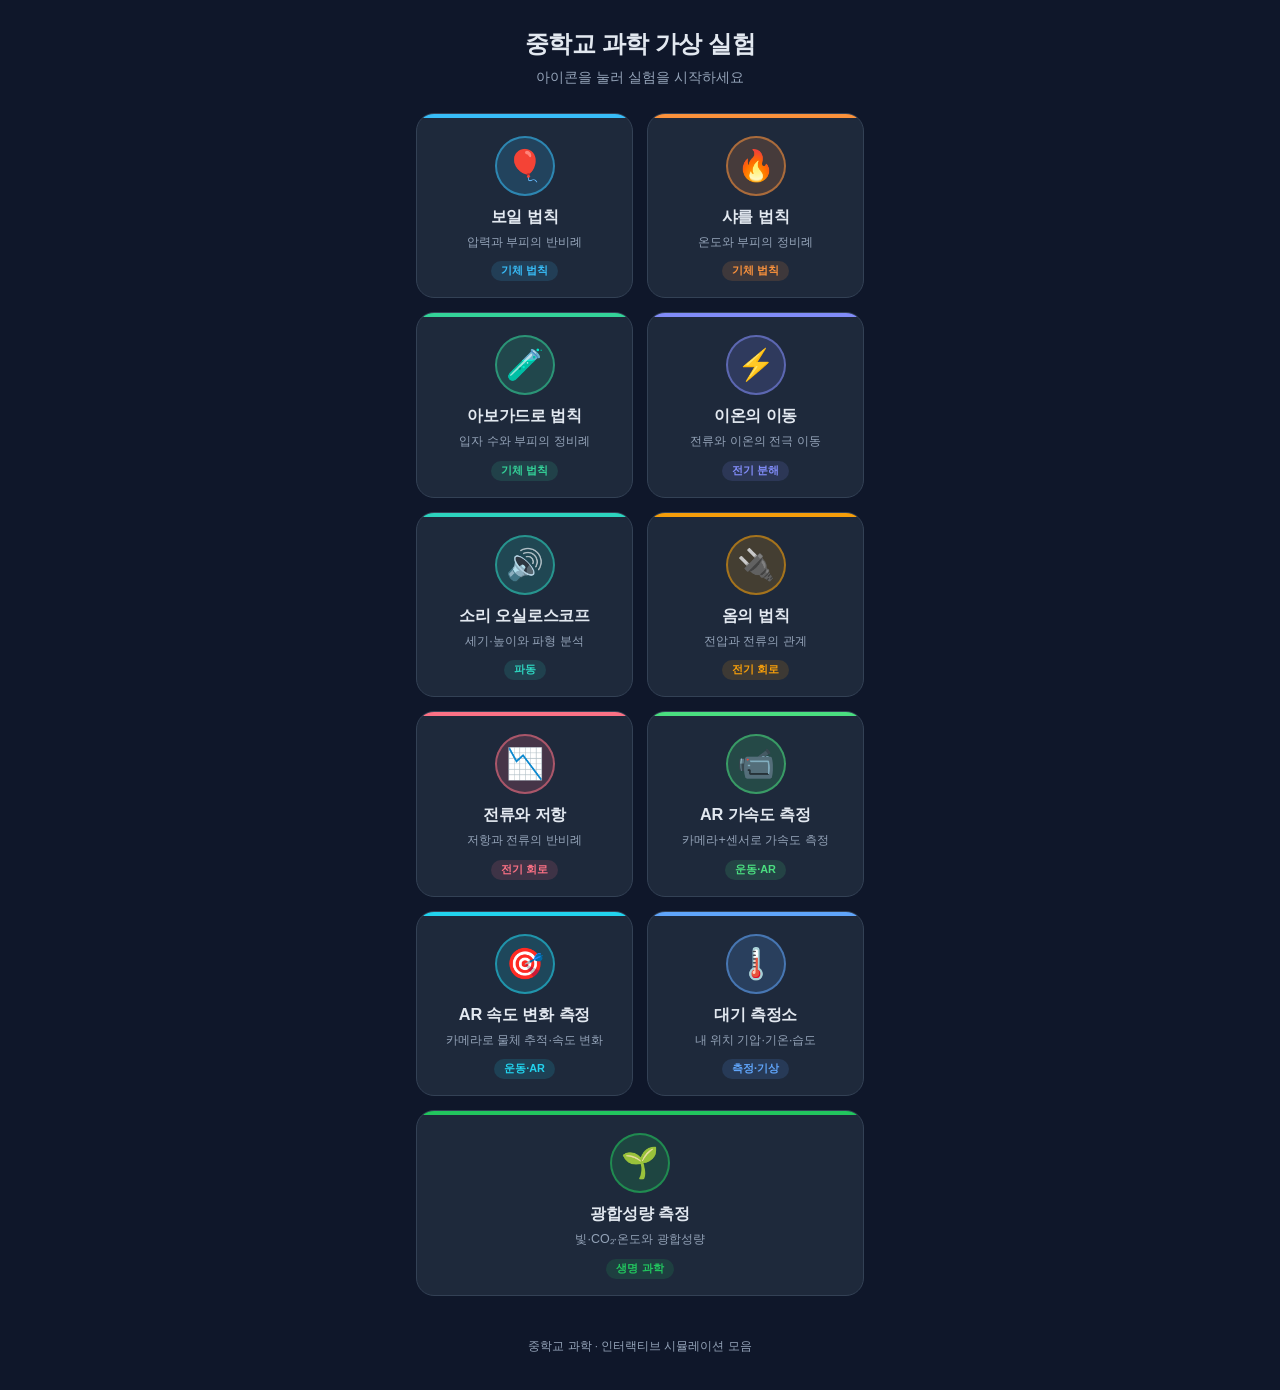
<file: index.html>
<!DOCTYPE html>
<html lang="ko">
<head>
<meta charset="UTF-8" />
<meta name="viewport" content="width=device-width, initial-scale=1.0, maximum-scale=1.0, user-scalable=no, viewport-fit=cover" />
<meta name="theme-color" content="#0f172a" />
<meta name="apple-mobile-web-app-capable" content="yes" />
<meta name="apple-mobile-web-app-status-bar-style" content="black-translucent" />
<title>중학교 과학 가상 실험</title>
<link rel="manifest" href="manifest.webmanifest" />
<link rel="icon" type="image/png" sizes="32x32" href="icons/favicon-32.png" />
<link rel="apple-touch-icon" href="icons/apple-touch-icon.png" />
<meta name="apple-mobile-web-app-title" content="과학실험" />
<link rel="stylesheet" href="home.css" />
</head>
<body>
  <header class="home-header">
    <h1>중학교 과학 가상 실험</h1>
    <p class="home-sub">아이콘을 눌러 실험을 시작하세요</p>
  </header>

  <main class="home-main">
    <nav class="exp-grid" aria-label="가상 실험 목록">
      <a class="exp-card boyle" href="boyle.html">
        <span class="exp-icon" aria-hidden="true">🎈</span>
        <span class="exp-title">보일 법칙</span>
        <span class="exp-desc">압력과 부피의 반비례</span>
        <span class="exp-tag">기체 법칙</span>
      </a>

      <a class="exp-card charles" href="charles.html">
        <span class="exp-icon" aria-hidden="true">🔥</span>
        <span class="exp-title">샤를 법칙</span>
        <span class="exp-desc">온도와 부피의 정비례</span>
        <span class="exp-tag">기체 법칙</span>
      </a>

      <a class="exp-card avogadro" href="avogadro.html">
        <span class="exp-icon" aria-hidden="true">🧪</span>
        <span class="exp-title">아보가드로 법칙</span>
        <span class="exp-desc">입자 수와 부피의 정비례</span>
        <span class="exp-tag">기체 법칙</span>
      </a>

      <a class="exp-card ion" href="ion.html">
        <span class="exp-icon" aria-hidden="true">⚡</span>
        <span class="exp-title">이온의 이동</span>
        <span class="exp-desc">전류와 이온의 전극 이동</span>
        <span class="exp-tag">전기 분해</span>
      </a>

      <a class="exp-card wave" href="wave.html">
        <span class="exp-icon" aria-hidden="true">🔊</span>
        <span class="exp-title">소리 오실로스코프</span>
        <span class="exp-desc">세기·높이와 파형 분석</span>
        <span class="exp-tag">파동</span>
      </a>

      <a class="exp-card ohm" href="ohm.html">
        <span class="exp-icon" aria-hidden="true">🔌</span>
        <span class="exp-title">옴의 법칙</span>
        <span class="exp-desc">전압과 전류의 관계</span>
        <span class="exp-tag">전기 회로</span>
      </a>

      <a class="exp-card resistance" href="resistance.html">
        <span class="exp-icon" aria-hidden="true">📉</span>
        <span class="exp-title">전류와 저항</span>
        <span class="exp-desc">저항과 전류의 반비례</span>
        <span class="exp-tag">전기 회로</span>
      </a>

      <a class="exp-card accel" href="accel.html">
        <span class="exp-icon" aria-hidden="true">📹</span>
        <span class="exp-title">AR 가속도 측정</span>
        <span class="exp-desc">카메라+센서로 가속도 측정</span>
        <span class="exp-tag">운동·AR</span>
      </a>

      <a class="exp-card speed" href="speed.html">
        <span class="exp-icon" aria-hidden="true">🎯</span>
        <span class="exp-title">AR 속도 변화 측정</span>
        <span class="exp-desc">카메라로 물체 추적·속도 변화</span>
        <span class="exp-tag">운동·AR</span>
      </a>


      <a class="exp-card weather" href="weather.html">
        <span class="exp-icon" aria-hidden="true">🌡️</span>
        <span class="exp-title">대기 측정소</span>
        <span class="exp-desc">내 위치 기압·기온·습도</span>
        <span class="exp-tag">측정·기상</span>
      </a>

      <a class="exp-card photosynthesis" href="photosynthesis.html">
        <span class="exp-icon" aria-hidden="true">🌱</span>
        <span class="exp-title">광합성량 측정</span>
        <span class="exp-desc">빛·CO₂·온도와 광합성량</span>
        <span class="exp-tag">생명 과학</span>
      </a>
    </nav>
  </main>

  <footer class="home-footer">
    <p>중학교 과학 · 인터랙티브 시뮬레이션 모음</p>
  </footer>

  <script>
    // 오프라인 캐시 + 앱 설치용 서비스 워커
    if ("serviceWorker" in navigator) {
      navigator.serviceWorker.register("sw.js").catch(function () {});
    }
  </script>
</body>
</html>
</file>
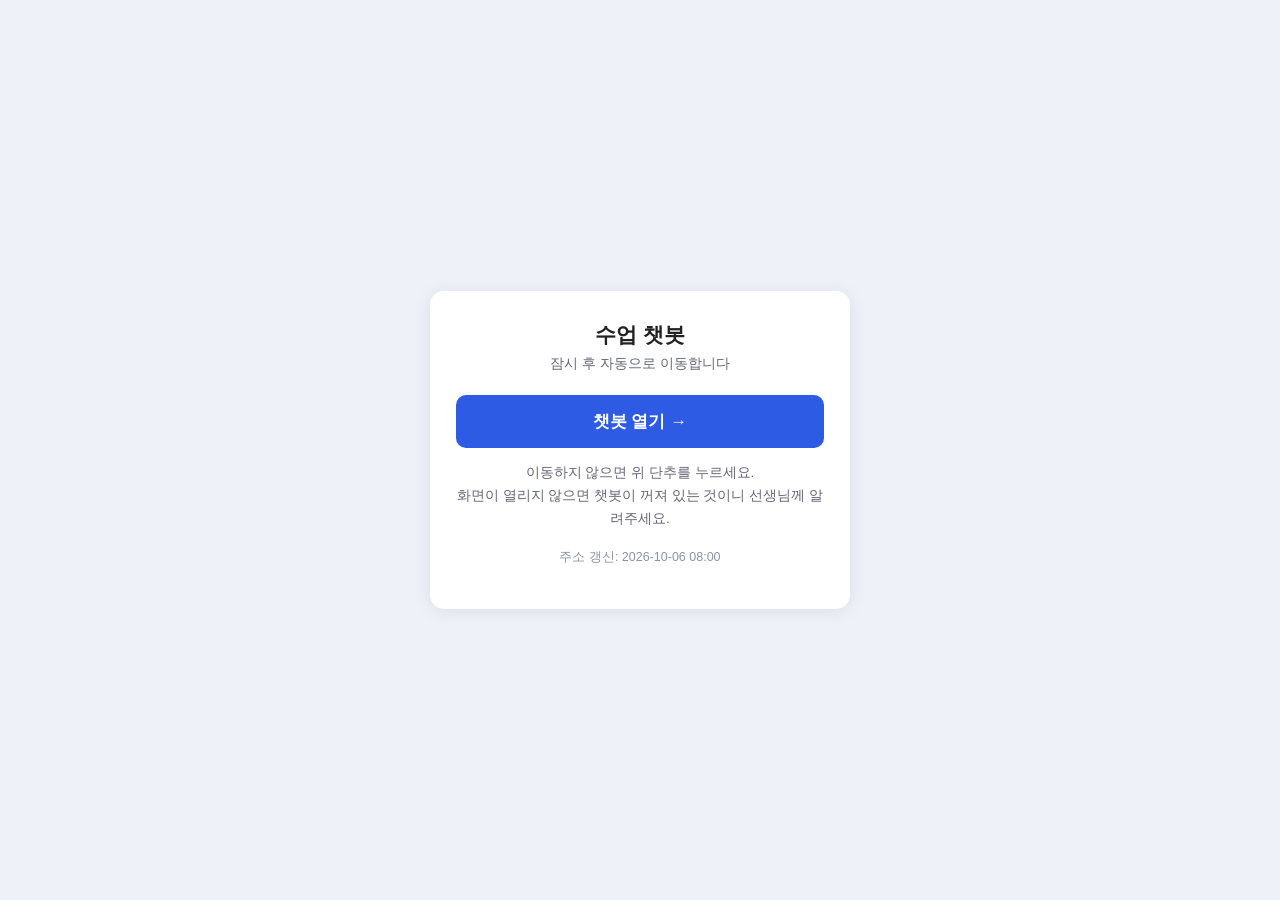
<file: chatbot/index.html>
<!doctype html>
<html lang="ko">
<head>
<meta charset="utf-8">
<meta name="viewport" content="width=device-width, initial-scale=1">
<!-- 아래 한 줄과 링크 주소는 젯슨이 부팅할 때마다 스스로 바꿔 씁니다. -->
<meta http-equiv="refresh" content="2;url=https://shots-mixture-consequence-opens.trycloudflare.com">
<title>수업 챗봇 접속</title>
<style>
  *{box-sizing:border-box}
  body{margin:0;min-height:100dvh;display:flex;align-items:center;justify-content:center;
       background:#eef1f7;font-family:'Malgun Gothic','Apple SD Gothic Neo',sans-serif;color:#222;padding:20px}
  .card{background:#fff;border-radius:14px;box-shadow:0 2px 18px rgba(0,0,0,.08);
        padding:30px 26px;max-width:420px;width:100%;text-align:center}
  h1{font-size:21px;margin:0 0 6px}
  .sub{color:#667;font-size:14px;margin:0 0 22px}
  a.go{display:block;background:#2d5be3;color:#fff;text-decoration:none;
       padding:15px;border-radius:10px;font-size:17px;font-weight:bold}
  a.go:hover{background:#2449b8}
  .msg{font-size:13.5px;line-height:1.7;color:#667;margin-top:14px}
  .when{color:#8a94a6;font-size:12.5px;margin-top:18px}
</style>
</head>
<body>
<div class="card">
  <h1>수업 챗봇</h1>
  <p class="sub">잠시 후 자동으로 이동합니다</p>
  <a class="go" href="https://shots-mixture-consequence-opens.trycloudflare.com">챗봇 열기 →</a>
  <p class="msg">
    이동하지 않으면 위 단추를 누르세요.<br>
    화면이 열리지 않으면 챗봇이 꺼져 있는 것이니 선생님께 알려주세요.
  </p>
  <p class="when">주소 갱신: 2026-10-06 08:00</p>
</div>
</body>
</html>
</file>
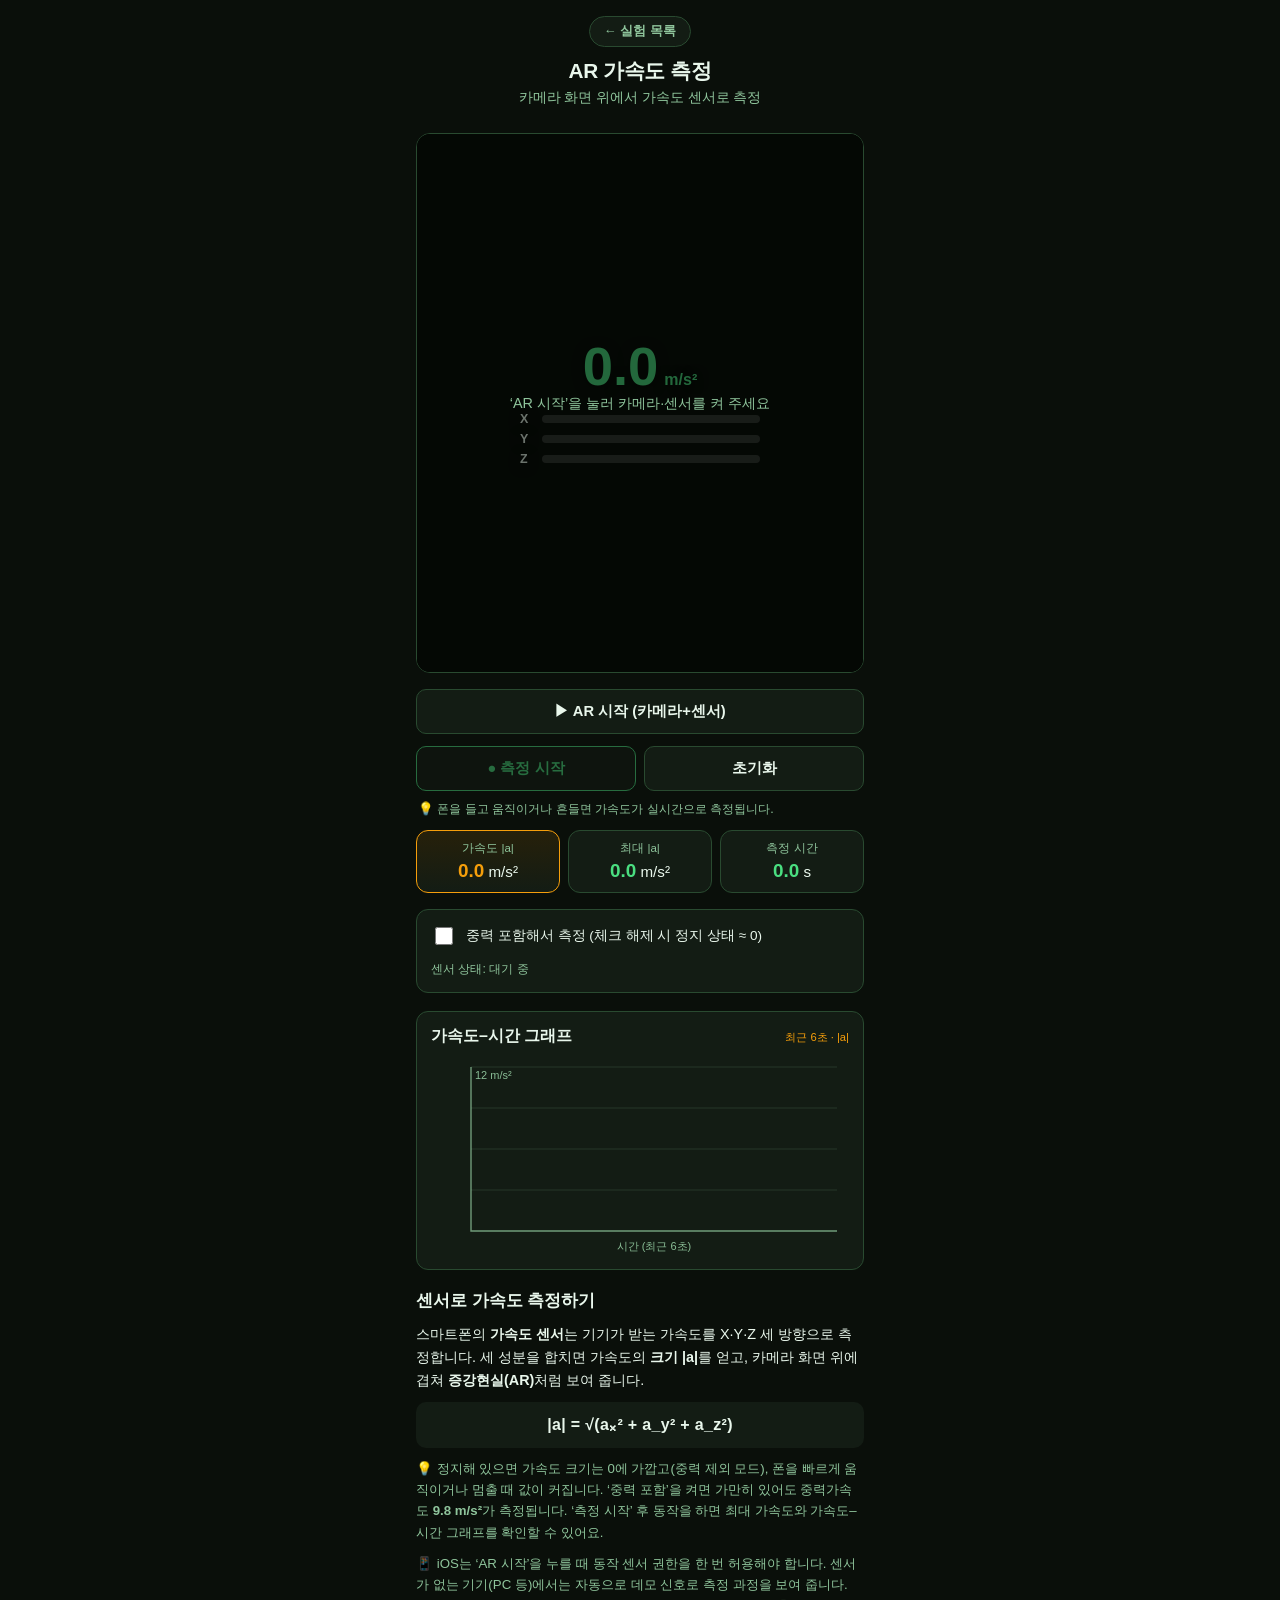
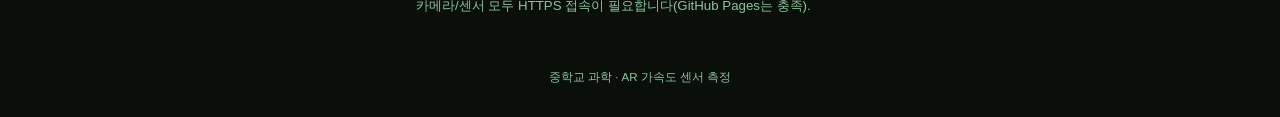
<file: accel.html>
<!DOCTYPE html>
<html lang="ko">
<head>
<meta charset="UTF-8" />
<meta name="viewport" content="width=device-width, initial-scale=1.0, maximum-scale=1.0, user-scalable=no, viewport-fit=cover" />
<meta name="theme-color" content="#0a0f0a" />
<meta name="apple-mobile-web-app-capable" content="yes" />
<meta name="apple-mobile-web-app-status-bar-style" content="black-translucent" />
<title>AR 가속도 측정 (카메라+센서)</title>
<link rel="manifest" href="manifest.webmanifest" />
<link rel="icon" type="image/png" sizes="32x32" href="icons/favicon-32.png" />
<link rel="apple-touch-icon" href="icons/apple-touch-icon.png" />
<meta name="apple-mobile-web-app-title" content="과학실험" />
<link rel="stylesheet" href="accel.css" />
</head>
<body>
  <header class="app-header">
    <a class="home-link" href="index.html">← 실험 목록</a>
    <h1>AR 가속도 측정</h1>
    <p class="subtitle">카메라 화면 위에서 가속도 센서로 측정</p>
  </header>

  <main class="container">
    <!-- 카메라 배경 + 센서 HUD -->
    <section class="stage" aria-label="AR 측정 화면">
      <div class="viewport">
        <video id="video" playsinline muted autoplay></video>
        <div class="hud">
          <div class="hud-main">
            <span class="hud-num" id="magHud">0.0</span>
            <span class="hud-unit">m/s²</span>
          </div>
          <div class="hud-axes" aria-hidden="true">
            <div class="axis"><span class="ax-name">X</span><span class="ax-bar"><i id="barX"></i></span></div>
            <div class="axis"><span class="ax-name">Y</span><span class="ax-bar"><i id="barY"></i></span></div>
            <div class="axis"><span class="ax-name">Z</span><span class="ax-bar"><i id="barZ"></i></span></div>
          </div>
        </div>
        <div class="view-hint" id="viewHint">‘AR 시작’을 눌러 카메라·센서를 켜 주세요</div>
        <span class="rec-dot" id="recDot" aria-hidden="true"></span>
      </div>
    </section>

    <!-- 제어 버튼 -->
    <section class="btn-row" aria-label="시작">
      <button class="ctl-btn" id="startBtn" type="button">▶ AR 시작 (카메라+센서)</button>
    </section>
    <section class="btn-row" aria-label="측정">
      <button class="ctl-btn primary" id="measureBtn" type="button" disabled>● 측정 시작</button>
      <button class="ctl-btn" id="resetBtn" type="button">초기화</button>
    </section>

    <p class="track-tip" id="trackTip">💡 폰을 들고 움직이거나 흔들면 가속도가 실시간으로 측정됩니다.</p>

    <!-- 측정값 카드 -->
    <section class="readouts" aria-label="측정값">
      <div class="card highlight">
        <span class="card-label">가속도 |a|</span>
        <span class="card-value"><b id="magVal">0.0</b> m/s²</span>
      </div>
      <div class="card">
        <span class="card-label">최대 |a|</span>
        <span class="card-value"><b id="maxVal">0.0</b> m/s²</span>
      </div>
      <div class="card">
        <span class="card-label">측정 시간</span>
        <span class="card-value"><b id="timeVal">0.0</b> s</span>
      </div>
    </section>

    <!-- 옵션 -->
    <section class="controls">
      <label class="opt-row">
        <input type="checkbox" id="gravityChk" />
        <span>중력 포함해서 측정 (체크 해제 시 정지 상태 ≈ 0)</span>
      </label>
      <p class="scale-note" id="sensorNote">센서 상태: 대기 중</p>
    </section>

    <!-- a-t 그래프 -->
    <section class="graph-section" aria-label="가속도-시간 그래프">
      <div class="graph-head">
        <h2>가속도–시간 그래프</h2>
        <span class="legend">최근 6초 · |a|</span>
      </div>
      <canvas id="graph"></canvas>
    </section>

    <!-- 설명 -->
    <section class="explain">
      <h2>센서로 가속도 측정하기</h2>
      <p>
        스마트폰의 <b>가속도 센서</b>는 기기가 받는 가속도를 X·Y·Z 세 방향으로 측정합니다.
        세 성분을 합치면 가속도의 <b>크기 |a|</b>를 얻고, 카메라 화면 위에 겹쳐
        <b>증강현실(AR)</b>처럼 보여 줍니다.
      </p>
      <p class="formula">|a| = √(aₓ² + a_y² + a_z²)</p>
      <p class="tip">💡 정지해 있으면 가속도 크기는 0에 가깝고(중력 제외 모드), 폰을 빠르게
        움직이거나 멈출 때 값이 커집니다. ‘중력 포함’을 켜면 가만히 있어도
        중력가속도 <b>9.8 m/s²</b>가 측정됩니다. ‘측정 시작’ 후 동작을 하면 최대 가속도와
        가속도–시간 그래프를 확인할 수 있어요.</p>
      <p class="tip">📱 iOS는 ‘AR 시작’을 누를 때 동작 센서 권한을 한 번 허용해야 합니다.
        센서가 없는 기기(PC 등)에서는 자동으로 데모 신호로 측정 과정을 보여 줍니다.
        카메라/센서 모두 HTTPS 접속이 필요합니다(GitHub Pages는 충족).</p>
    </section>
  </main>

  <footer class="app-footer">
    <p>중학교 과학 · AR 가속도 센서 측정</p>
  </footer>

  <script src="accel.js"></script>
</body>
</html>
</file>
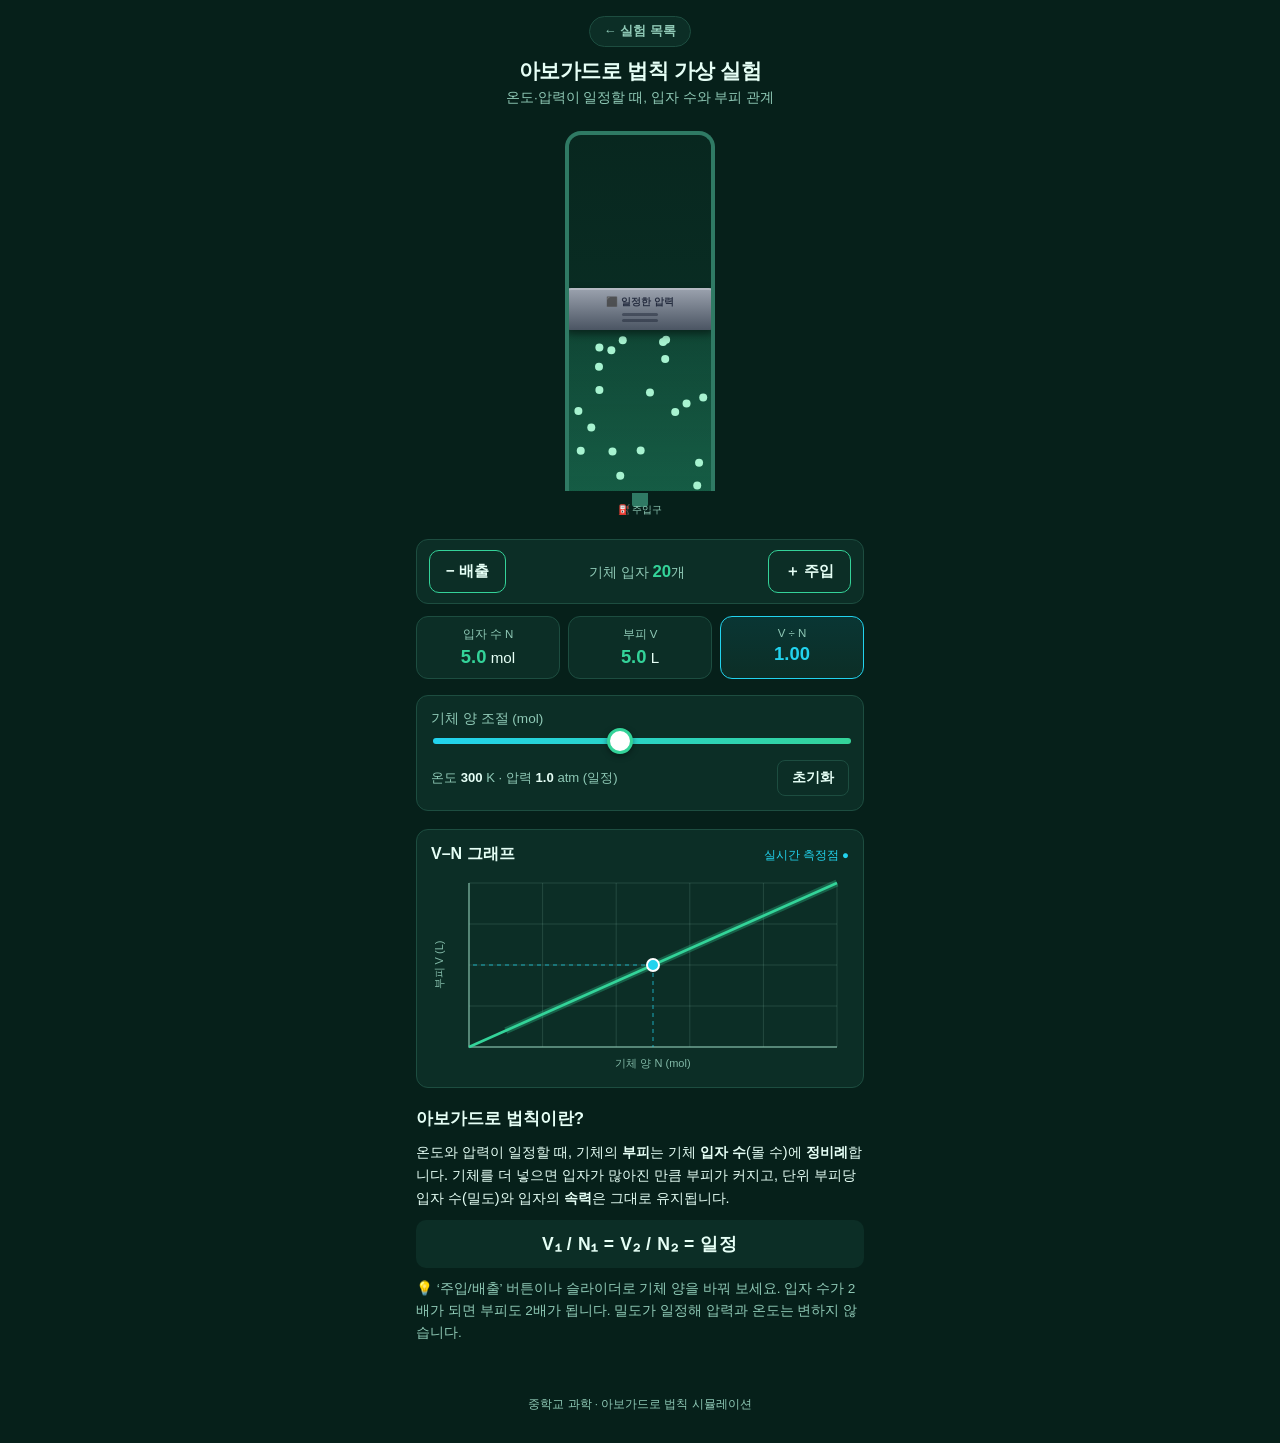
<file: avogadro.html>
<!DOCTYPE html>
<html lang="ko">
<head>
<meta charset="UTF-8" />
<meta name="viewport" content="width=device-width, initial-scale=1.0, maximum-scale=1.0, user-scalable=no, viewport-fit=cover" />
<meta name="theme-color" content="#06201a" />
<meta name="apple-mobile-web-app-capable" content="yes" />
<meta name="apple-mobile-web-app-status-bar-style" content="black-translucent" />
<title>아보가드로 법칙 가상 실험</title>
<link rel="manifest" href="manifest.webmanifest" />
<link rel="icon" type="image/png" sizes="32x32" href="icons/favicon-32.png" />
<link rel="apple-touch-icon" href="icons/apple-touch-icon.png" />
<meta name="apple-mobile-web-app-title" content="과학실험" />
<link rel="stylesheet" href="avogadro.css" />
</head>
<body>
  <header class="app-header">
    <a class="home-link" href="index.html">← 실험 목록</a>
    <h1>아보가드로 법칙 가상 실험</h1>
    <p class="subtitle">온도·압력이 일정할 때, 입자 수와 부피 관계</p>
  </header>

  <main class="container">
    <!-- 실험 장치: 기체를 주입하는 실린더 -->
    <section class="stage" aria-label="기체 실린더 실험 장치">
      <div class="syringe" id="syringe">
        <!-- 기체 챔버 (위로 열림: 주입 시 피스톤이 올라감) -->
        <div class="chamber">
          <!-- 피스톤(일정 압력: 위에서 누르는 추) -->
          <div class="piston" id="piston" aria-hidden="true">
            <div class="weight">⬛ 일정한 압력</div>
            <div class="piston-grip">
              <span class="grip-line"></span>
              <span class="grip-line"></span>
            </div>
          </div>
          <div class="gas" id="gas">
            <canvas id="particles"></canvas>
          </div>
        </div>

        <!-- 기체 주입구 -->
        <div class="inlet" aria-hidden="true">
          <div class="inlet-pipe"></div>
          <div class="inlet-valve">⛽ 주입구</div>
        </div>
      </div>
    </section>

    <!-- 기체 양 조절 버튼 -->
    <section class="pump-row" aria-label="기체 주입/배출">
      <button class="pump-btn" id="releaseBtn" type="button">− 배출</button>
      <span class="pump-label">기체 입자 <b id="countVal">20</b>개</span>
      <button class="pump-btn" id="injectBtn" type="button">＋ 주입</button>
    </section>

    <!-- 측정값 카드 -->
    <section class="readouts" aria-label="측정값">
      <div class="card">
        <span class="card-label">입자 수 N</span>
        <span class="card-value"><b id="molVal">5.0</b> mol</span>
      </div>
      <div class="card">
        <span class="card-label">부피 V</span>
        <span class="card-value"><b id="volVal">5.0</b> L</span>
      </div>
      <div class="card highlight">
        <span class="card-label">V ÷ N</span>
        <span class="card-value"><b id="vnVal">1.00</b></span>
      </div>
    </section>

    <!-- 기체 양 슬라이더 -->
    <section class="controls">
      <label class="slider-row">
        <span>기체 양 조절 (mol)</span>
        <input type="range" id="molSlider" min="1" max="10" step="0.5" value="5" />
      </label>
      <div class="info-row">
        <span>온도 <b>300</b> K · 압력 <b>1.0</b> atm (일정)</span>
        <button class="reset-btn" id="resetBtn" type="button">초기화</button>
      </div>
    </section>

    <!-- V-N 그래프 -->
    <section class="graph-section" aria-label="부피-입자수 그래프">
      <div class="graph-head">
        <h2>V–N 그래프</h2>
        <span class="legend">실시간 측정점 ●</span>
      </div>
      <canvas id="graph"></canvas>
    </section>

    <!-- 설명 -->
    <section class="explain">
      <h2>아보가드로 법칙이란?</h2>
      <p>
        온도와 압력이 일정할 때, 기체의 <b>부피</b>는 기체 <b>입자 수</b>(몰 수)에
        <b>정비례</b>합니다. 기체를 더 넣으면 입자가 많아진 만큼 부피가 커지고,
        단위 부피당 입자 수(밀도)와 입자의 <b>속력</b>은 그대로 유지됩니다.
      </p>
      <p class="formula">V₁ / N₁ = V₂ / N₂ = 일정</p>
      <p class="tip">💡 ‘주입/배출’ 버튼이나 슬라이더로 기체 양을 바꿔 보세요.
        입자 수가 2배가 되면 부피도 2배가 됩니다. 밀도가 일정해
        압력과 온도는 변하지 않습니다.</p>
    </section>
  </main>

  <footer class="app-footer">
    <p>중학교 과학 · 아보가드로 법칙 시뮬레이션</p>
  </footer>

  <script src="avogadro.js"></script>
</body>
</html>
</file>
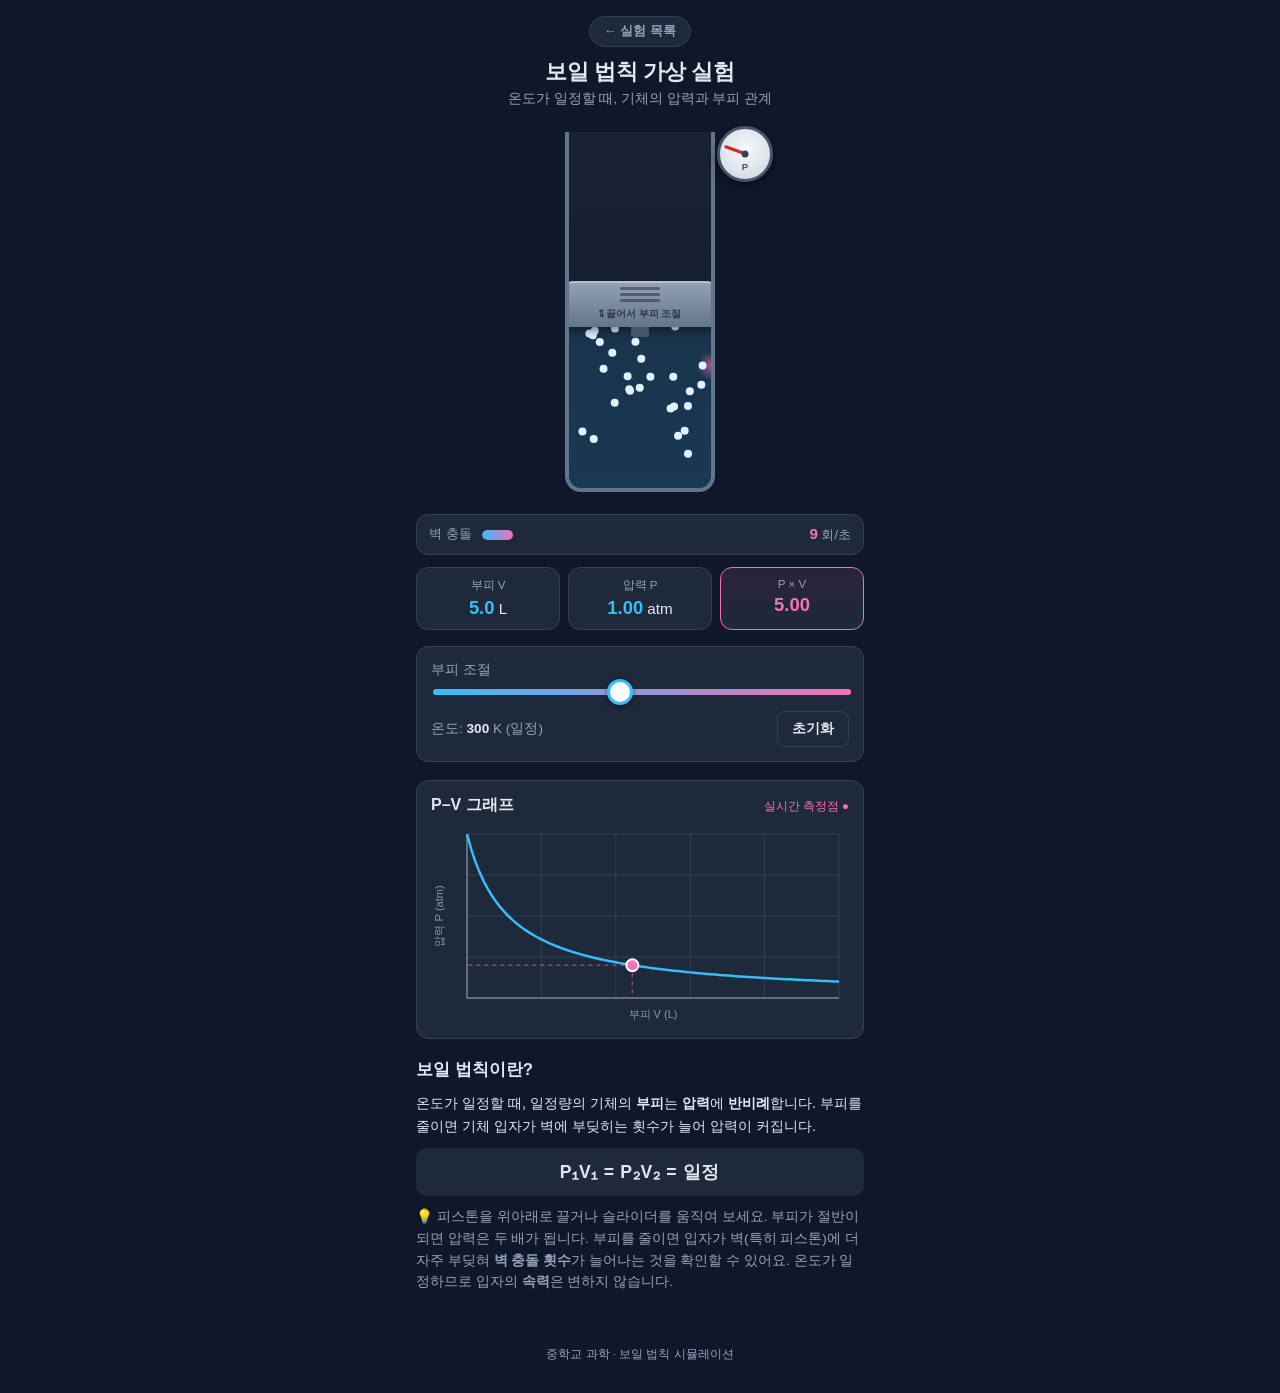
<file: boyle.html>
<!DOCTYPE html>
<html lang="ko">
<head>
<meta charset="UTF-8" />
<meta name="viewport" content="width=device-width, initial-scale=1.0, maximum-scale=1.0, user-scalable=no, viewport-fit=cover" />
<meta name="theme-color" content="#0f172a" />
<meta name="apple-mobile-web-app-capable" content="yes" />
<meta name="apple-mobile-web-app-status-bar-style" content="black-translucent" />
<title>보일 법칙 가상 실험</title>
<link rel="manifest" href="manifest.webmanifest" />
<link rel="icon" type="image/png" sizes="32x32" href="icons/favicon-32.png" />
<link rel="apple-touch-icon" href="icons/apple-touch-icon.png" />
<meta name="apple-mobile-web-app-title" content="과학실험" />
<link rel="stylesheet" href="style.css" />
</head>
<body>
  <header class="app-header">
    <a class="home-link" href="index.html">← 실험 목록</a>
    <h1>보일 법칙 가상 실험</h1>
    <p class="subtitle">온도가 일정할 때, 기체의 압력과 부피 관계</p>
  </header>

  <main class="container">
    <!-- 실험 장치: 주사기(피스톤) -->
    <section class="stage" aria-label="기체 실린더 실험 장치">
      <div class="syringe" id="syringe">
        <!-- 압력 게이지 -->
        <div class="gauge" id="gauge" aria-hidden="true">
          <div class="gauge-needle" id="gaugeNeedle"></div>
          <span class="gauge-label">P</span>
        </div>

        <!-- 기체가 들어있는 챔버 -->
        <div class="chamber">
          <div class="gas" id="gas">
            <canvas id="particles"></canvas>
          </div>
          <!-- 피스톤(손잡이) -->
          <div class="piston" id="piston" role="slider"
               aria-label="피스톤 위치로 부피 조절"
               aria-valuemin="1" aria-valuemax="10" aria-valuenow="5"
               tabindex="0">
            <div class="piston-grip">
              <span class="grip-line"></span>
              <span class="grip-line"></span>
              <span class="grip-line"></span>
            </div>
            <div class="piston-hint">⇅ 끌어서 부피 조절</div>
          </div>
        </div>
      </div>
    </section>

    <!-- 벽 충돌 빈도 표시 -->
    <section class="collision-strip" aria-label="기체 입자의 벽 충돌">
      <span class="cs-label">벽 충돌</span>
      <div class="cs-bar">
        <div class="cs-fill" id="collisionFill"></div>
      </div>
      <span class="cs-value"><b id="collisionVal">0</b> 회/초</span>
    </section>

    <!-- 측정값 카드 -->
    <section class="readouts" aria-label="측정값">
      <div class="card">
        <span class="card-label">부피 V</span>
        <span class="card-value"><b id="volVal">5.0</b> L</span>
      </div>
      <div class="card">
        <span class="card-label">압력 P</span>
        <span class="card-value"><b id="presVal">1.00</b> atm</span>
      </div>
      <div class="card highlight">
        <span class="card-label">P × V</span>
        <span class="card-value"><b id="pvVal">5.00</b></span>
      </div>
    </section>

    <!-- 슬라이더(손가락 조작 보조) -->
    <section class="controls">
      <label class="slider-row">
        <span>부피 조절</span>
        <input type="range" id="volSlider" min="1" max="10" step="0.1" value="5" />
      </label>
      <div class="temp-row">
        <span>온도: <b id="tempVal">300</b> K (일정)</span>
        <button class="reset-btn" id="resetBtn" type="button">초기화</button>
      </div>
    </section>

    <!-- P-V 그래프 -->
    <section class="graph-section" aria-label="압력-부피 그래프">
      <div class="graph-head">
        <h2>P–V 그래프</h2>
        <span class="legend">실시간 측정점 ●</span>
      </div>
      <canvas id="graph"></canvas>
    </section>

    <!-- 설명 -->
    <section class="explain">
      <h2>보일 법칙이란?</h2>
      <p>
        온도가 일정할 때, 일정량의 기체의 <b>부피</b>는 <b>압력</b>에
        <b>반비례</b>합니다. 부피를 줄이면 기체 입자가 벽에 부딪히는
        횟수가 늘어 압력이 커집니다.
      </p>
      <p class="formula">P₁V₁ = P₂V₂ = 일정</p>
      <p class="tip">💡 피스톤을 위아래로 끌거나 슬라이더를 움직여 보세요.
        부피가 절반이 되면 압력은 두 배가 됩니다. 부피를 줄이면 입자가
        벽(특히 피스톤)에 더 자주 부딪혀 <b>벽 충돌 횟수</b>가 늘어나는 것을
        확인할 수 있어요. 온도가 일정하므로 입자의 <b>속력</b>은 변하지 않습니다.</p>
    </section>
  </main>

  <footer class="app-footer">
    <p>중학교 과학 · 보일 법칙 시뮬레이션</p>
  </footer>

  <script src="script.js"></script>
</body>
</html>
</file>
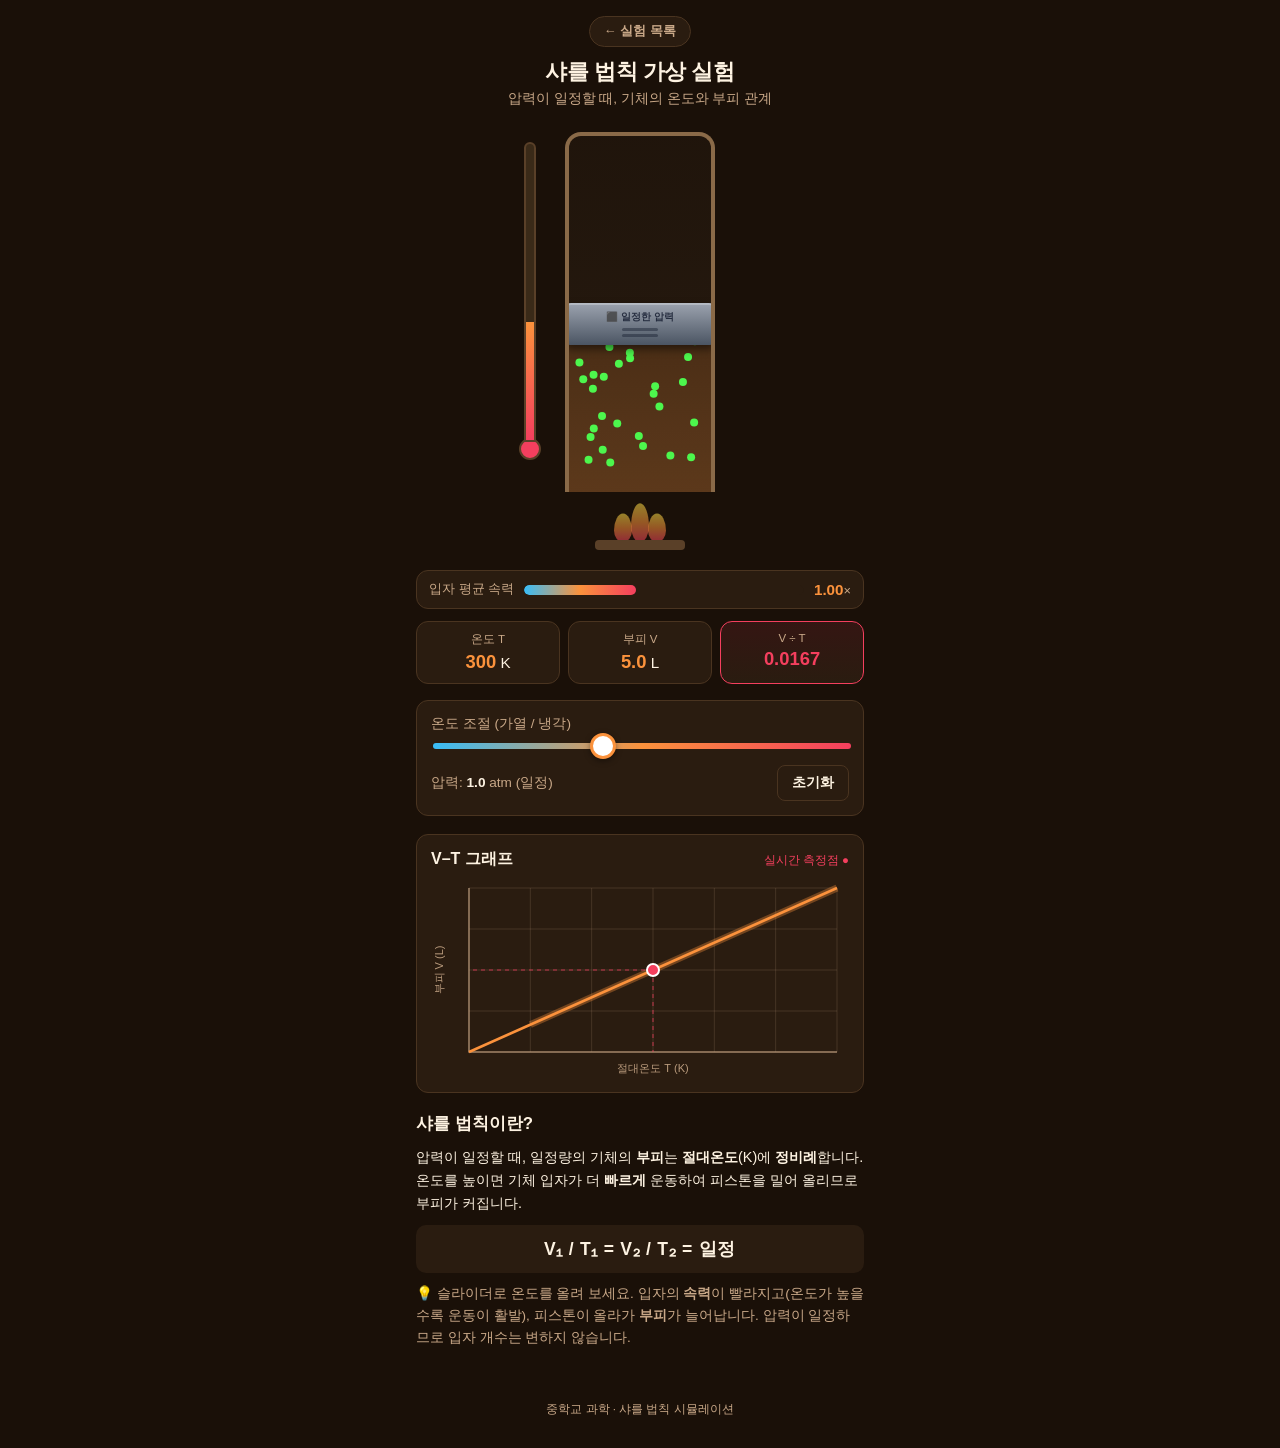
<file: charles.html>
<!DOCTYPE html>
<html lang="ko">
<head>
<meta charset="UTF-8" />
<meta name="viewport" content="width=device-width, initial-scale=1.0, maximum-scale=1.0, user-scalable=no, viewport-fit=cover" />
<meta name="theme-color" content="#1a1008" />
<meta name="apple-mobile-web-app-capable" content="yes" />
<meta name="apple-mobile-web-app-status-bar-style" content="black-translucent" />
<title>샤를 법칙 가상 실험</title>
<link rel="manifest" href="manifest.webmanifest" />
<link rel="icon" type="image/png" sizes="32x32" href="icons/favicon-32.png" />
<link rel="apple-touch-icon" href="icons/apple-touch-icon.png" />
<meta name="apple-mobile-web-app-title" content="과학실험" />
<link rel="stylesheet" href="charles.css" />
</head>
<body>
  <header class="app-header">
    <a class="home-link" href="index.html">← 실험 목록</a>
    <h1>샤를 법칙 가상 실험</h1>
    <p class="subtitle">압력이 일정할 때, 기체의 온도와 부피 관계</p>
  </header>

  <main class="container">
    <!-- 실험 장치: 가열되는 실린더 -->
    <section class="stage" aria-label="기체 실린더 실험 장치">
      <div class="syringe" id="syringe">
        <!-- 온도계 -->
        <div class="thermo" aria-hidden="true">
          <div class="thermo-track">
            <div class="thermo-fill" id="thermoFill"></div>
          </div>
          <div class="thermo-bulb"></div>
        </div>

        <!-- 기체 챔버 (위로 열림: 가열 시 피스톤이 올라감) -->
        <div class="chamber">
          <!-- 피스톤(일정 압력: 위에서 누르는 추) -->
          <div class="piston" id="piston" aria-hidden="true">
            <div class="weight">⬛ 일정한 압력</div>
            <div class="piston-grip">
              <span class="grip-line"></span>
              <span class="grip-line"></span>
            </div>
          </div>
          <div class="gas" id="gas">
            <canvas id="particles"></canvas>
          </div>
        </div>

        <!-- 가열 불꽃 -->
        <div class="burner" id="burner" aria-hidden="true">
          <div class="flame f1"></div>
          <div class="flame f2"></div>
          <div class="flame f3"></div>
          <div class="burner-base"></div>
        </div>
      </div>
    </section>

    <!-- 입자 평균 속력 표시 -->
    <section class="speed-strip" aria-label="입자의 평균 속력">
      <span class="ss-label">입자 평균 속력</span>
      <div class="ss-bar">
        <div class="ss-fill" id="speedFill"></div>
      </div>
      <span class="ss-value"><b id="speedVal">1.00</b>×</span>
    </section>

    <!-- 측정값 카드 -->
    <section class="readouts" aria-label="측정값">
      <div class="card">
        <span class="card-label">온도 T</span>
        <span class="card-value"><b id="tempVal">300</b> K</span>
      </div>
      <div class="card">
        <span class="card-label">부피 V</span>
        <span class="card-value"><b id="volVal">5.0</b> L</span>
      </div>
      <div class="card highlight">
        <span class="card-label">V ÷ T</span>
        <span class="card-value"><b id="vtVal">0.0167</b></span>
      </div>
    </section>

    <!-- 온도 슬라이더 -->
    <section class="controls">
      <label class="slider-row">
        <span>온도 조절 (가열 / 냉각)</span>
        <input type="range" id="tempSlider" min="100" max="600" step="1" value="300" />
      </label>
      <div class="info-row">
        <span>압력: <b id="presVal">1.0</b> atm (일정)</span>
        <button class="reset-btn" id="resetBtn" type="button">초기화</button>
      </div>
    </section>

    <!-- V-T 그래프 -->
    <section class="graph-section" aria-label="부피-온도 그래프">
      <div class="graph-head">
        <h2>V–T 그래프</h2>
        <span class="legend">실시간 측정점 ●</span>
      </div>
      <canvas id="graph"></canvas>
    </section>

    <!-- 설명 -->
    <section class="explain">
      <h2>샤를 법칙이란?</h2>
      <p>
        압력이 일정할 때, 일정량의 기체의 <b>부피</b>는 <b>절대온도</b>(K)에
        <b>정비례</b>합니다. 온도를 높이면 기체 입자가 더 <b>빠르게</b>
        운동하여 피스톤을 밀어 올리므로 부피가 커집니다.
      </p>
      <p class="formula">V₁ / T₁ = V₂ / T₂ = 일정</p>
      <p class="tip">💡 슬라이더로 온도를 올려 보세요. 입자의 <b>속력</b>이
        빨라지고(온도가 높을수록 운동이 활발), 피스톤이 올라가 <b>부피</b>가
        늘어납니다. 압력이 일정하므로 입자 개수는 변하지 않습니다.</p>
    </section>
  </main>

  <footer class="app-footer">
    <p>중학교 과학 · 샤를 법칙 시뮬레이션</p>
  </footer>

  <script src="charles.js"></script>
</body>
</html>
</file>
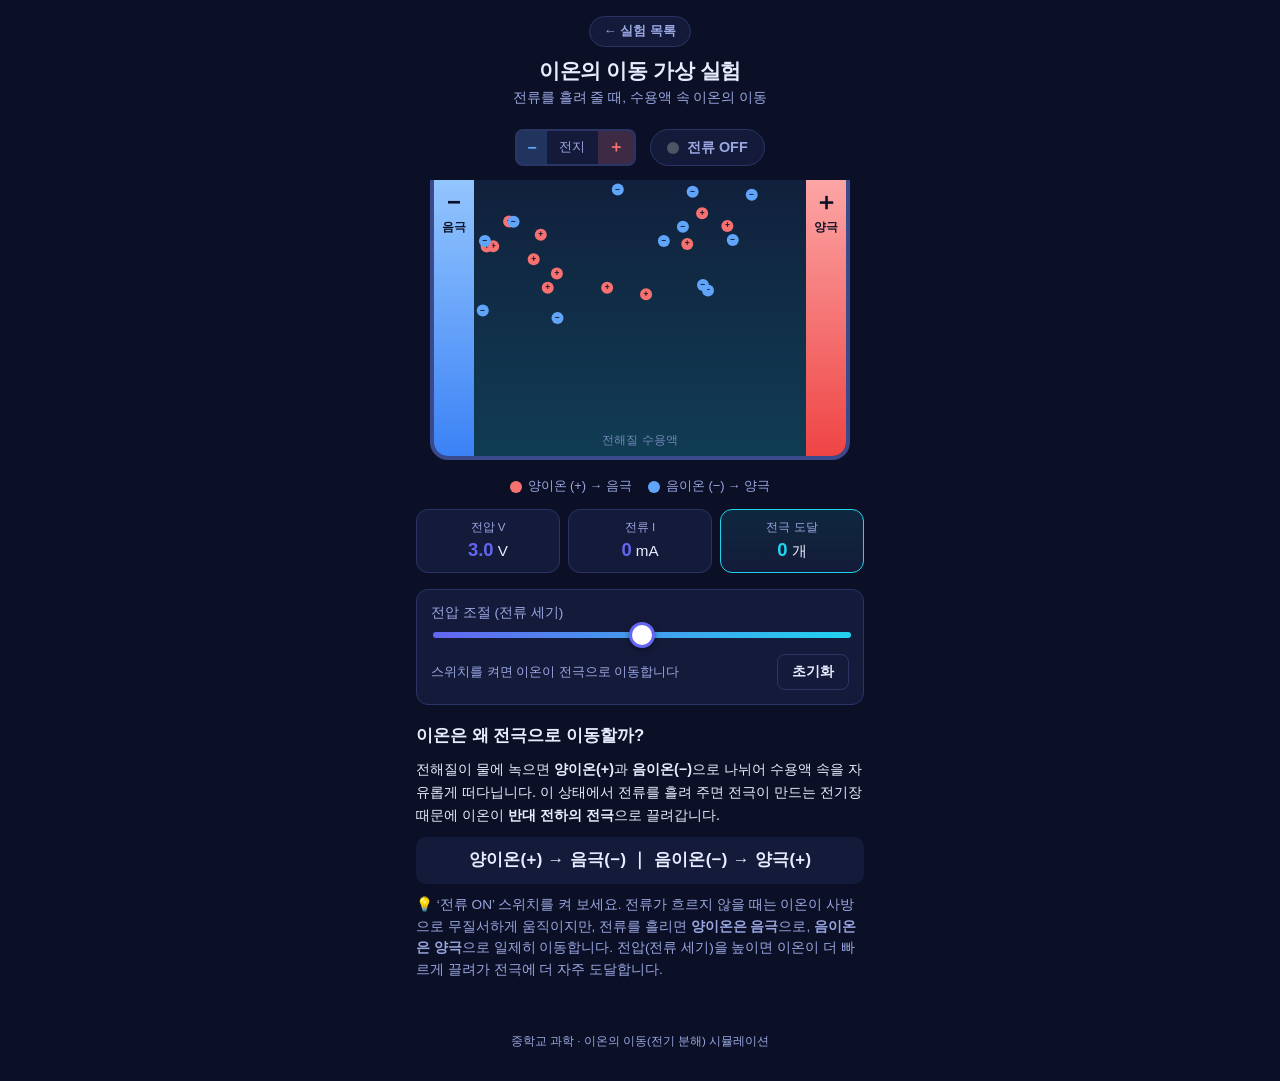
<file: ion.html>
<!DOCTYPE html>
<html lang="ko">
<head>
<meta charset="UTF-8" />
<meta name="viewport" content="width=device-width, initial-scale=1.0, maximum-scale=1.0, user-scalable=no, viewport-fit=cover" />
<meta name="theme-color" content="#0b1026" />
<meta name="apple-mobile-web-app-capable" content="yes" />
<meta name="apple-mobile-web-app-status-bar-style" content="black-translucent" />
<title>이온의 이동 가상 실험</title>
<link rel="manifest" href="manifest.webmanifest" />
<link rel="icon" type="image/png" sizes="32x32" href="icons/favicon-32.png" />
<link rel="apple-touch-icon" href="icons/apple-touch-icon.png" />
<meta name="apple-mobile-web-app-title" content="과학실험" />
<link rel="stylesheet" href="ion.css" />
</head>
<body>
  <header class="app-header">
    <a class="home-link" href="index.html">← 실험 목록</a>
    <h1>이온의 이동 가상 실험</h1>
    <p class="subtitle">전류를 흘려 줄 때, 수용액 속 이온의 이동</p>
  </header>

  <main class="container">
    <!-- 전원 장치(전지)와 스위치 -->
    <section class="circuit" aria-label="전원 장치">
      <div class="battery" aria-hidden="true">
        <span class="bt-term bt-minus">−</span>
        <span class="bt-body">전지</span>
        <span class="bt-term bt-plus">＋</span>
      </div>
      <button class="power-btn off" id="powerBtn" type="button" aria-pressed="false">
        <span class="power-dot"></span><span class="power-text">전류 OFF</span>
      </button>
    </section>

    <!-- 실험 장치: 전해질 수용액과 두 전극 -->
    <section class="stage" aria-label="전기 분해 장치">
      <div class="cell" id="cell">
        <!-- 음극 (−) : 양이온이 끌려옴 -->
        <div class="electrode cathode" id="cathode">
          <span class="el-sign">−</span>
          <span class="el-name">음극</span>
        </div>

        <!-- 전해질 수용액 (이온이 떠다니는 공간) -->
        <div class="solution" id="solution">
          <canvas id="ions"></canvas>
          <span class="sol-label" aria-hidden="true">전해질 수용액</span>
        </div>

        <!-- 양극 (＋) : 음이온이 끌려옴 -->
        <div class="electrode anode" id="anode">
          <span class="el-sign">＋</span>
          <span class="el-name">양극</span>
        </div>
      </div>
    </section>

    <!-- 이온 범례 -->
    <section class="legend-row" aria-label="이온 범례">
      <span class="ion-key cation"><span class="dot"></span>양이온 (+) → 음극</span>
      <span class="ion-key anion"><span class="dot"></span>음이온 (−) → 양극</span>
    </section>

    <!-- 측정값 카드 -->
    <section class="readouts" aria-label="측정값">
      <div class="card">
        <span class="card-label">전압 V</span>
        <span class="card-value"><b id="voltVal">3.0</b> V</span>
      </div>
      <div class="card">
        <span class="card-label">전류 I</span>
        <span class="card-value"><b id="currVal">0</b> mA</span>
      </div>
      <div class="card highlight">
        <span class="card-label">전극 도달</span>
        <span class="card-value"><b id="arriveVal">0</b> 개</span>
      </div>
    </section>

    <!-- 컨트롤 -->
    <section class="controls">
      <label class="slider-row">
        <span>전압 조절 (전류 세기)</span>
        <input type="range" id="voltSlider" min="0" max="6" step="0.1" value="3" />
      </label>
      <div class="info-row">
        <span>스위치를 켜면 이온이 전극으로 이동합니다</span>
        <button class="reset-btn" id="resetBtn" type="button">초기화</button>
      </div>
    </section>

    <!-- 설명 -->
    <section class="explain">
      <h2>이온은 왜 전극으로 이동할까?</h2>
      <p>
        전해질이 물에 녹으면 <b>양이온(+)</b>과 <b>음이온(−)</b>으로 나뉘어
        수용액 속을 자유롭게 떠다닙니다. 이 상태에서 전류를 흘려 주면
        전극이 만드는 전기장 때문에 이온이 <b>반대 전하의 전극</b>으로 끌려갑니다.
      </p>
      <p class="formula">양이온(+) → 음극(−) ｜ 음이온(−) → 양극(+)</p>
      <p class="tip">💡 ‘전류 ON’ 스위치를 켜 보세요. 전류가 흐르지 않을 때는
        이온이 사방으로 무질서하게 움직이지만, 전류를 흘리면 <b>양이온은 음극</b>으로,
        <b>음이온은 양극</b>으로 일제히 이동합니다. 전압(전류 세기)을 높이면
        이온이 더 빠르게 끌려가 전극에 더 자주 도달합니다.</p>
    </section>
  </main>

  <footer class="app-footer">
    <p>중학교 과학 · 이온의 이동(전기 분해) 시뮬레이션</p>
  </footer>

  <script src="ion.js"></script>
</body>
</html>
</file>
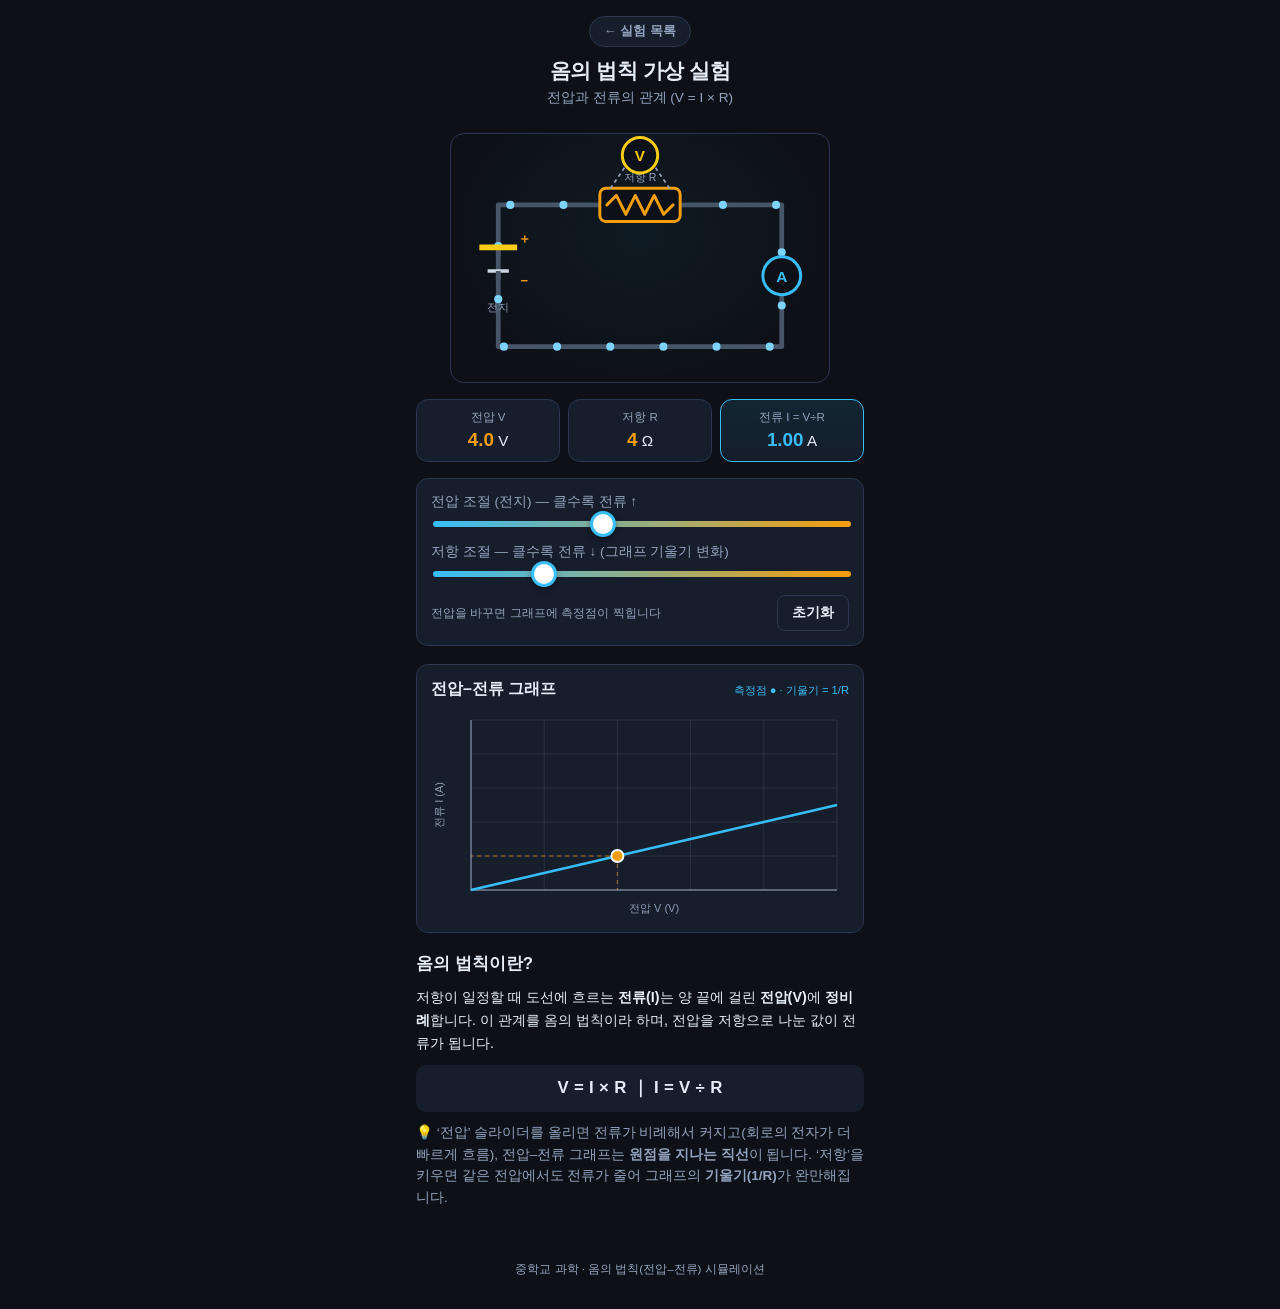
<file: ohm.html>
<!DOCTYPE html>
<html lang="ko">
<head>
<meta charset="UTF-8" />
<meta name="viewport" content="width=device-width, initial-scale=1.0, maximum-scale=1.0, user-scalable=no, viewport-fit=cover" />
<meta name="theme-color" content="#0d1117" />
<meta name="apple-mobile-web-app-capable" content="yes" />
<meta name="apple-mobile-web-app-status-bar-style" content="black-translucent" />
<title>옴의 법칙 가상 실험</title>
<link rel="manifest" href="manifest.webmanifest" />
<link rel="icon" type="image/png" sizes="32x32" href="icons/favicon-32.png" />
<link rel="apple-touch-icon" href="icons/apple-touch-icon.png" />
<meta name="apple-mobile-web-app-title" content="과학실험" />
<link rel="stylesheet" href="ohm.css" />
</head>
<body>
  <header class="app-header">
    <a class="home-link" href="index.html">← 실험 목록</a>
    <h1>옴의 법칙 가상 실험</h1>
    <p class="subtitle">전압과 전류의 관계 (V = I × R)</p>
  </header>

  <main class="container">
    <!-- 회로도 -->
    <section class="stage" aria-label="전기 회로">
      <svg id="circuit" viewBox="0 0 320 210" role="img" aria-label="전지·저항·전류계·전압계로 이루어진 회로">
        <!-- 도선(사각 고리) -->
        <path id="wirePath" d="M40,60 H280 V180 H40 Z" fill="none"
              stroke="#475569" stroke-width="4" stroke-linejoin="round" />

        <!-- 전류 입자가 흐르는 그룹 -->
        <g id="electrons"></g>

        <!-- 저항 (윗변, 지그재그) -->
        <g id="resistorG">
          <rect x="126" y="46" width="68" height="28" rx="5"
                fill="#0d1117" stroke="#f59e0b" stroke-width="2.5" />
          <polyline points="132,60 140,52 148,68 156,52 164,68 172,52 180,68 188,60"
                    fill="none" stroke="#f59e0b" stroke-width="2.5"
                    stroke-linejoin="round" stroke-linecap="round" />
          <text x="160" y="40" class="cmp-label">저항 R</text>
        </g>

        <!-- 전지 (왼쪽 변) -->
        <g id="batteryG">
          <line x1="40" y1="96" x2="40" y2="104" stroke="#475569" stroke-width="4" />
          <line x1="24" y1="96" x2="56" y2="96" stroke="#facc15" stroke-width="5" />
          <line x1="31" y1="116" x2="49" y2="116" stroke="#cbd5e1" stroke-width="3" />
          <line x1="40" y1="116" x2="40" y2="124" stroke="#475569" stroke-width="4" />
          <text x="40" y="150" class="cmp-label">전지</text>
          <text x="62" y="92" class="cmp-sign">＋</text>
          <text x="62" y="128" class="cmp-sign">−</text>
        </g>

        <!-- 전류계 A (오른쪽 변, 직렬) -->
        <g id="ammeterG">
          <circle cx="280" cy="120" r="16" fill="#0d1117" stroke="#38bdf8" stroke-width="2.5" />
          <text x="280" y="125" class="meter-letter" fill="#38bdf8">A</text>
        </g>

        <!-- 전압계 V (저항과 병렬) -->
        <g id="voltmeterG">
          <line x1="135" y1="46" x2="150" y2="24" stroke="#94a3b8" stroke-width="1.5" stroke-dasharray="3 3" />
          <line x1="185" y1="46" x2="170" y2="24" stroke="#94a3b8" stroke-width="1.5" stroke-dasharray="3 3" />
          <circle cx="160" cy="18" r="15" fill="#0d1117" stroke="#facc15" stroke-width="2.5" />
          <text x="160" y="23" class="meter-letter" fill="#facc15">V</text>
        </g>
      </svg>
    </section>

    <!-- 측정값 카드 -->
    <section class="readouts" aria-label="측정값">
      <div class="card">
        <span class="card-label">전압 V</span>
        <span class="card-value"><b id="voltVal">4.0</b> V</span>
      </div>
      <div class="card">
        <span class="card-label">저항 R</span>
        <span class="card-value"><b id="resVal">4</b> Ω</span>
      </div>
      <div class="card highlight">
        <span class="card-label">전류 I = V÷R</span>
        <span class="card-value"><b id="currVal">1.00</b> A</span>
      </div>
    </section>

    <!-- 컨트롤 -->
    <section class="controls">
      <label class="slider-row">
        <span>전압 조절 (전지) — 클수록 전류 ↑</span>
        <input type="range" id="voltSlider" min="0" max="10" step="0.5" value="4" />
      </label>
      <label class="slider-row" style="margin-top:14px;">
        <span>저항 조절 — 클수록 전류 ↓ (그래프 기울기 변화)</span>
        <input type="range" id="resSlider" min="2" max="10" step="1" value="4" />
      </label>
      <div class="info-row">
        <span>전압을 바꾸면 그래프에 측정점이 찍힙니다</span>
        <button class="reset-btn" id="resetBtn" type="button">초기화</button>
      </div>
    </section>

    <!-- V-I 그래프 -->
    <section class="graph-section" aria-label="전압-전류 그래프">
      <div class="graph-head">
        <h2>전압–전류 그래프</h2>
        <span class="legend">측정점 ● · 기울기 = 1/R</span>
      </div>
      <canvas id="graph"></canvas>
    </section>

    <!-- 설명 -->
    <section class="explain">
      <h2>옴의 법칙이란?</h2>
      <p>
        저항이 일정할 때 도선에 흐르는 <b>전류(I)</b>는 양 끝에 걸린
        <b>전압(V)</b>에 <b>정비례</b>합니다. 이 관계를 옴의 법칙이라 하며,
        전압을 저항으로 나눈 값이 전류가 됩니다.
      </p>
      <p class="formula">V = I × R ｜ I = V ÷ R</p>
      <p class="tip">💡 ‘전압’ 슬라이더를 올리면 전류가 비례해서 커지고(회로의 전자가 더
        빠르게 흐름), 전압–전류 그래프는 <b>원점을 지나는 직선</b>이 됩니다.
        ‘저항’을 키우면 같은 전압에서도 전류가 줄어 그래프의 <b>기울기(1/R)</b>가
        완만해집니다.</p>
    </section>
  </main>

  <footer class="app-footer">
    <p>중학교 과학 · 옴의 법칙(전압–전류) 시뮬레이션</p>
  </footer>

  <script src="ohm.js"></script>
</body>
</html>
</file>
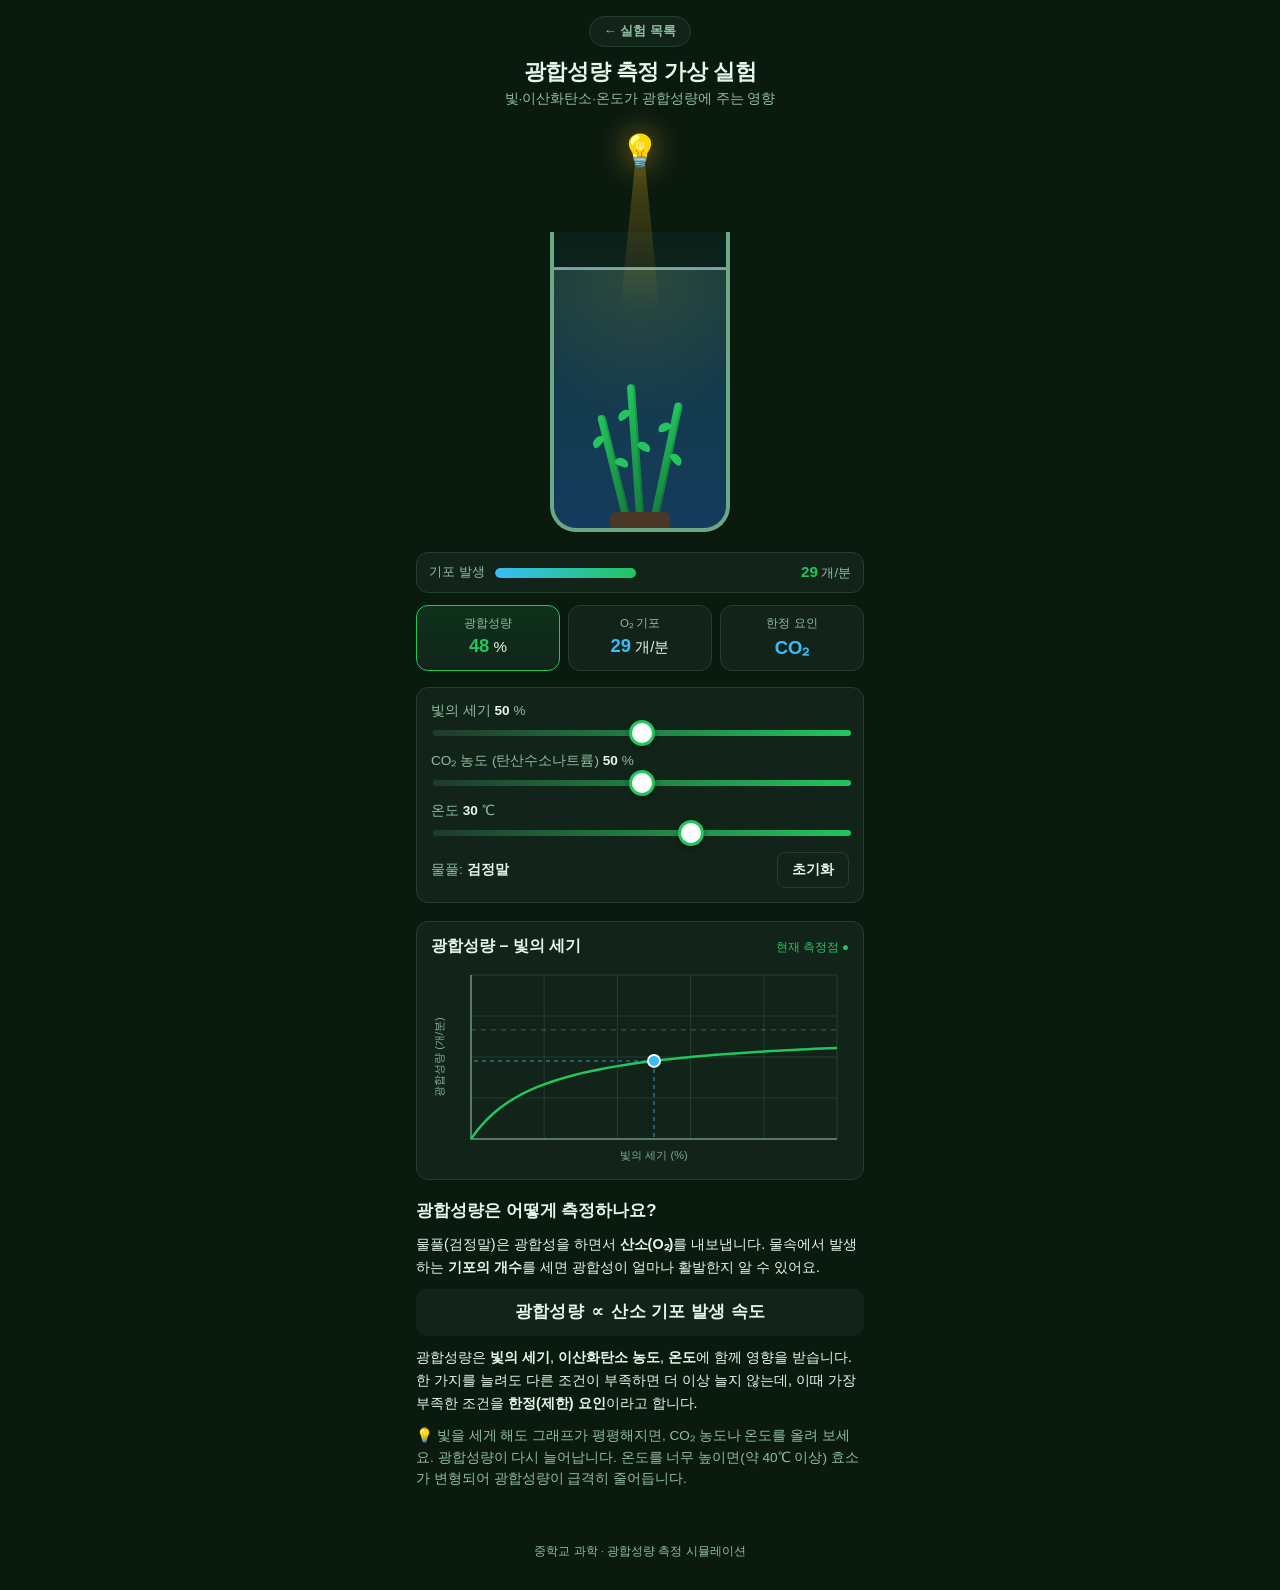
<file: photosynthesis.html>
<!DOCTYPE html>
<html lang="ko">
<head>
<meta charset="UTF-8" />
<meta name="viewport" content="width=device-width, initial-scale=1.0, maximum-scale=1.0, user-scalable=no, viewport-fit=cover" />
<meta name="theme-color" content="#0a1a0f" />
<meta name="apple-mobile-web-app-capable" content="yes" />
<meta name="apple-mobile-web-app-status-bar-style" content="black-translucent" />
<title>광합성량 측정 가상 실험</title>
<link rel="manifest" href="manifest.webmanifest" />
<link rel="icon" type="image/png" sizes="32x32" href="icons/favicon-32.png" />
<link rel="apple-touch-icon" href="icons/apple-touch-icon.png" />
<meta name="apple-mobile-web-app-title" content="과학실험" />
<link rel="stylesheet" href="photosynthesis.css" />
</head>
<body>
  <header class="app-header">
    <a class="home-link" href="index.html">← 실험 목록</a>
    <h1>광합성량 측정 가상 실험</h1>
    <p class="subtitle">빛·이산화탄소·온도가 광합성량에 주는 영향</p>
  </header>

  <main class="container">
    <!-- 실험 장치: 전등 + 물풀(검정말)이 든 비커 -->
    <section class="stage" aria-label="광합성 실험 장치">
      <div class="scene" id="scene">
        <!-- 전등: 빛의 세기에 따라 밝기·빛줄기가 변함 -->
        <div class="lamp" aria-hidden="true">
          <div class="rays"></div>
          <div class="bulb">💡</div>
        </div>

        <!-- 비커 + 물 -->
        <div class="beaker" aria-hidden="true">
          <div class="water" id="water">
            <canvas id="bubbles"></canvas>
            <div class="glow" id="glow"></div>
            <!-- 물풀(검정말) -->
            <div class="plant">
              <span class="stem s1"></span>
              <span class="stem s2"></span>
              <span class="stem s3"></span>
              <span class="pot"></span>
            </div>
          </div>
          <div class="water-line"></div>
        </div>
      </div>
    </section>

    <!-- 기포 발생 속도 표시 막대 -->
    <section class="speed-strip" aria-label="기포 발생 속도">
      <span class="ss-label">기포 발생</span>
      <div class="ss-bar">
        <div class="ss-fill" id="rateFill"></div>
      </div>
      <span class="ss-value"><b id="rateVal">0</b> 개/분</span>
    </section>

    <!-- 측정값 카드 -->
    <section class="readouts" aria-label="측정값">
      <div class="card highlight">
        <span class="card-label">광합성량</span>
        <span class="card-value"><b id="photoVal">0</b> %</span>
      </div>
      <div class="card">
        <span class="card-label">O₂ 기포</span>
        <span class="card-value"><b id="bubbleVal">0</b> 개/분</span>
      </div>
      <div class="card">
        <span class="card-label">한정 요인</span>
        <span class="card-value"><b id="limitVal">빛</b></span>
      </div>
    </section>

    <!-- 조절 슬라이더 -->
    <section class="controls">
      <label class="slider-row">
        <span>빛의 세기 <b id="lightLabel">50</b> %</span>
        <input type="range" id="lightSlider" min="0" max="100" step="1" value="50" />
      </label>
      <label class="slider-row">
        <span>CO₂ 농도 (탄산수소나트륨) <b id="co2Label">50</b> %</span>
        <input type="range" id="co2Slider" min="0" max="100" step="1" value="50" />
      </label>
      <label class="slider-row">
        <span>온도 <b id="tempLabel">30</b> ℃</span>
        <input type="range" id="tempSlider" min="5" max="45" step="1" value="30" />
      </label>
      <div class="info-row">
        <span>물풀: <b>검정말</b></span>
        <button class="reset-btn" id="resetBtn" type="button">초기화</button>
      </div>
    </section>

    <!-- 광합성량-빛 그래프 -->
    <section class="graph-section" aria-label="광합성량-빛의 세기 그래프">
      <div class="graph-head">
        <h2>광합성량 – 빛의 세기</h2>
        <span class="legend">현재 측정점 ●</span>
      </div>
      <canvas id="graph"></canvas>
    </section>

    <!-- 설명 -->
    <section class="explain">
      <h2>광합성량은 어떻게 측정하나요?</h2>
      <p>
        물풀(검정말)은 광합성을 하면서 <b>산소(O₂)</b>를 내보냅니다. 물속에서
        발생하는 <b>기포의 개수</b>를 세면 광합성이 얼마나 활발한지 알 수 있어요.
      </p>
      <p class="formula">광합성량 ∝ 산소 기포 발생 속도</p>
      <p>
        광합성량은 <b>빛의 세기</b>, <b>이산화탄소 농도</b>, <b>온도</b>에 함께
        영향을 받습니다. 한 가지를 늘려도 다른 조건이 부족하면 더 이상 늘지
        않는데, 이때 가장 부족한 조건을 <b>한정(제한) 요인</b>이라고 합니다.
      </p>
      <p class="tip">💡 빛을 세게 해도 그래프가 평평해지면, CO₂ 농도나 온도를
        올려 보세요. 광합성량이 다시 늘어납니다. 온도를 너무 높이면(약 40℃ 이상)
        효소가 변형되어 광합성량이 급격히 줄어듭니다.</p>
    </section>
  </main>

  <footer class="app-footer">
    <p>중학교 과학 · 광합성량 측정 시뮬레이션</p>
  </footer>

  <script src="photosynthesis.js"></script>
</body>
</html>
</file>
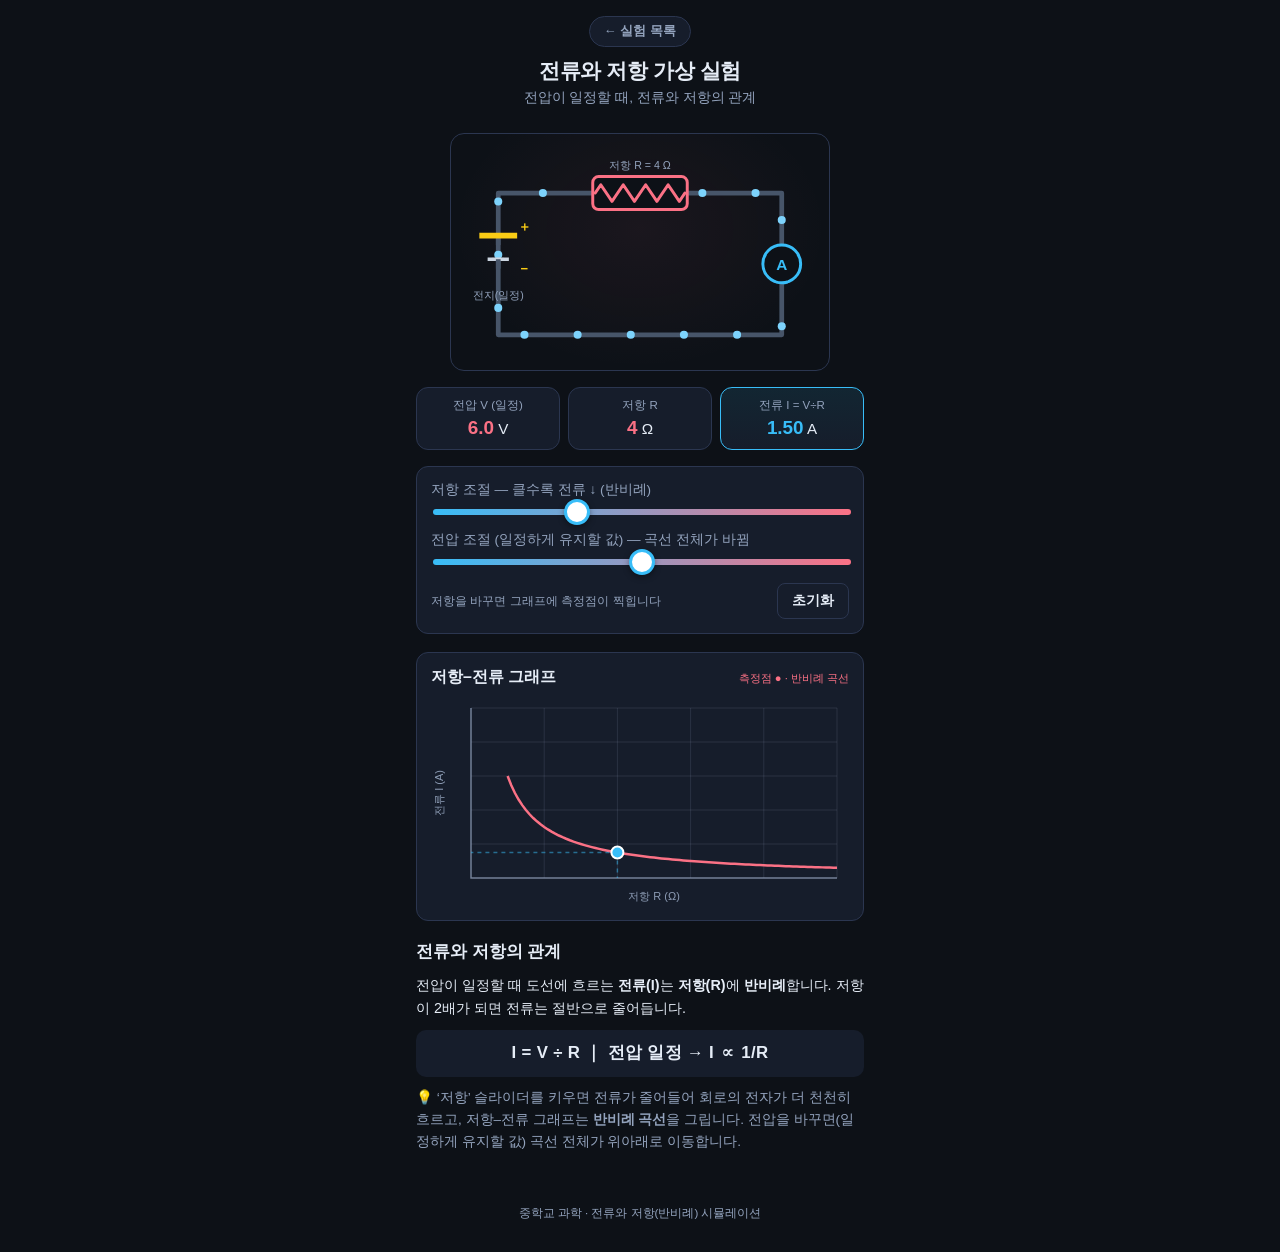
<file: resistance.html>
<!DOCTYPE html>
<html lang="ko">
<head>
<meta charset="UTF-8" />
<meta name="viewport" content="width=device-width, initial-scale=1.0, maximum-scale=1.0, user-scalable=no, viewport-fit=cover" />
<meta name="theme-color" content="#0d1117" />
<meta name="apple-mobile-web-app-capable" content="yes" />
<meta name="apple-mobile-web-app-status-bar-style" content="black-translucent" />
<title>전류와 저항 가상 실험</title>
<link rel="manifest" href="manifest.webmanifest" />
<link rel="icon" type="image/png" sizes="32x32" href="icons/favicon-32.png" />
<link rel="apple-touch-icon" href="icons/apple-touch-icon.png" />
<meta name="apple-mobile-web-app-title" content="과학실험" />
<link rel="stylesheet" href="resistance.css" />
</head>
<body>
  <header class="app-header">
    <a class="home-link" href="index.html">← 실험 목록</a>
    <h1>전류와 저항 가상 실험</h1>
    <p class="subtitle">전압이 일정할 때, 전류와 저항의 관계</p>
  </header>

  <main class="container">
    <!-- 회로도 -->
    <section class="stage" aria-label="전기 회로">
      <svg id="circuit" viewBox="0 0 320 200" role="img" aria-label="전지·저항·전류계로 이루어진 회로">
        <!-- 도선(사각 고리) -->
        <path id="wirePath" d="M40,50 H280 V170 H40 Z" fill="none"
              stroke="#475569" stroke-width="4" stroke-linejoin="round" />

        <!-- 전류 입자가 흐르는 그룹 -->
        <g id="electrons"></g>

        <!-- 저항 (윗변, 지그재그) -->
        <g id="resistorG">
          <rect id="resBox" x="120" y="36" width="80" height="28" rx="5"
                fill="#0d1117" stroke="#fb7185" stroke-width="2.5" />
          <polyline id="resZig" points="" fill="none" stroke="#fb7185" stroke-width="2.5"
                    stroke-linejoin="round" stroke-linecap="round" />
          <text x="160" y="30" class="cmp-label">저항 R = <tspan id="resTag">4</tspan> Ω</text>
        </g>

        <!-- 전지 (왼쪽 변, 전압 일정) -->
        <g id="batteryG">
          <line x1="40" y1="86" x2="40" y2="94" stroke="#475569" stroke-width="4" />
          <line x1="24" y1="86" x2="56" y2="86" stroke="#facc15" stroke-width="5" />
          <line x1="31" y1="106" x2="49" y2="106" stroke="#cbd5e1" stroke-width="3" />
          <line x1="40" y1="106" x2="40" y2="114" stroke="#475569" stroke-width="4" />
          <text x="40" y="140" class="cmp-label">전지(일정)</text>
          <text x="62" y="82" class="cmp-sign">＋</text>
          <text x="62" y="118" class="cmp-sign">−</text>
        </g>

        <!-- 전류계 A (오른쪽 변, 직렬) -->
        <g id="ammeterG">
          <circle cx="280" cy="110" r="16" fill="#0d1117" stroke="#38bdf8" stroke-width="2.5" />
          <text x="280" y="115" class="meter-letter" fill="#38bdf8">A</text>
        </g>
      </svg>
    </section>

    <!-- 측정값 카드 -->
    <section class="readouts" aria-label="측정값">
      <div class="card">
        <span class="card-label">전압 V (일정)</span>
        <span class="card-value"><b id="voltVal">6.0</b> V</span>
      </div>
      <div class="card">
        <span class="card-label">저항 R</span>
        <span class="card-value"><b id="resVal">4</b> Ω</span>
      </div>
      <div class="card highlight">
        <span class="card-label">전류 I = V÷R</span>
        <span class="card-value"><b id="currVal">1.50</b> A</span>
      </div>
    </section>

    <!-- 컨트롤 -->
    <section class="controls">
      <label class="slider-row">
        <span>저항 조절 — 클수록 전류 ↓ (반비례)</span>
        <input type="range" id="resSlider" min="1" max="10" step="1" value="4" />
      </label>
      <label class="slider-row" style="margin-top:14px;">
        <span>전압 조절 (일정하게 유지할 값) — 곡선 전체가 바뀜</span>
        <input type="range" id="voltSlider" min="2" max="10" step="1" value="6" />
      </label>
      <div class="info-row">
        <span>저항을 바꾸면 그래프에 측정점이 찍힙니다</span>
        <button class="reset-btn" id="resetBtn" type="button">초기화</button>
      </div>
    </section>

    <!-- R-I 그래프 -->
    <section class="graph-section" aria-label="저항-전류 그래프">
      <div class="graph-head">
        <h2>저항–전류 그래프</h2>
        <span class="legend">측정점 ● · 반비례 곡선</span>
      </div>
      <canvas id="graph"></canvas>
    </section>

    <!-- 설명 -->
    <section class="explain">
      <h2>전류와 저항의 관계</h2>
      <p>
        전압이 일정할 때 도선에 흐르는 <b>전류(I)</b>는 <b>저항(R)</b>에
        <b>반비례</b>합니다. 저항이 2배가 되면 전류는 절반으로 줄어듭니다.
      </p>
      <p class="formula">I = V ÷ R ｜ 전압 일정 → I ∝ 1/R</p>
      <p class="tip">💡 ‘저항’ 슬라이더를 키우면 전류가 줄어들어 회로의 전자가 더
        천천히 흐르고, 저항–전류 그래프는 <b>반비례 곡선</b>을 그립니다.
        전압을 바꾸면(일정하게 유지할 값) 곡선 전체가 위아래로 이동합니다.</p>
    </section>
  </main>

  <footer class="app-footer">
    <p>중학교 과학 · 전류와 저항(반비례) 시뮬레이션</p>
  </footer>

  <script src="resistance.js"></script>
</body>
</html>
</file>
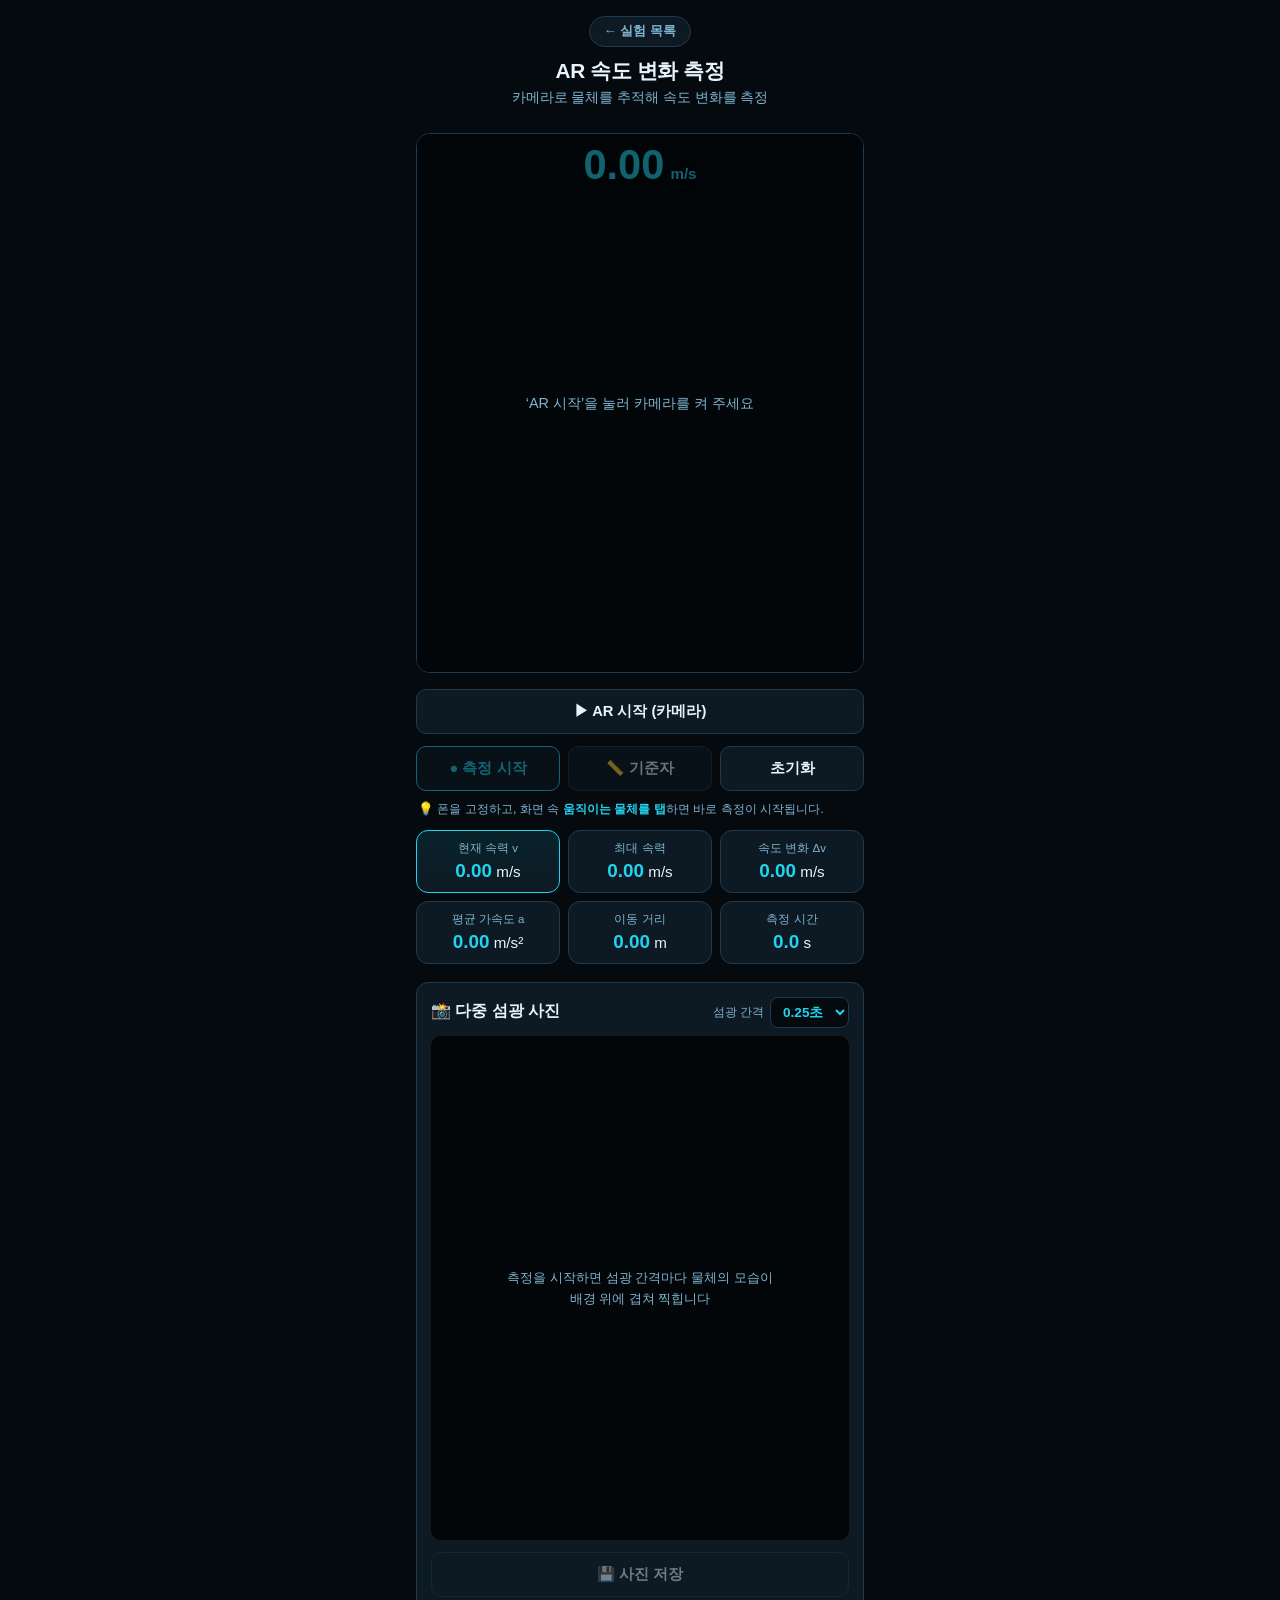
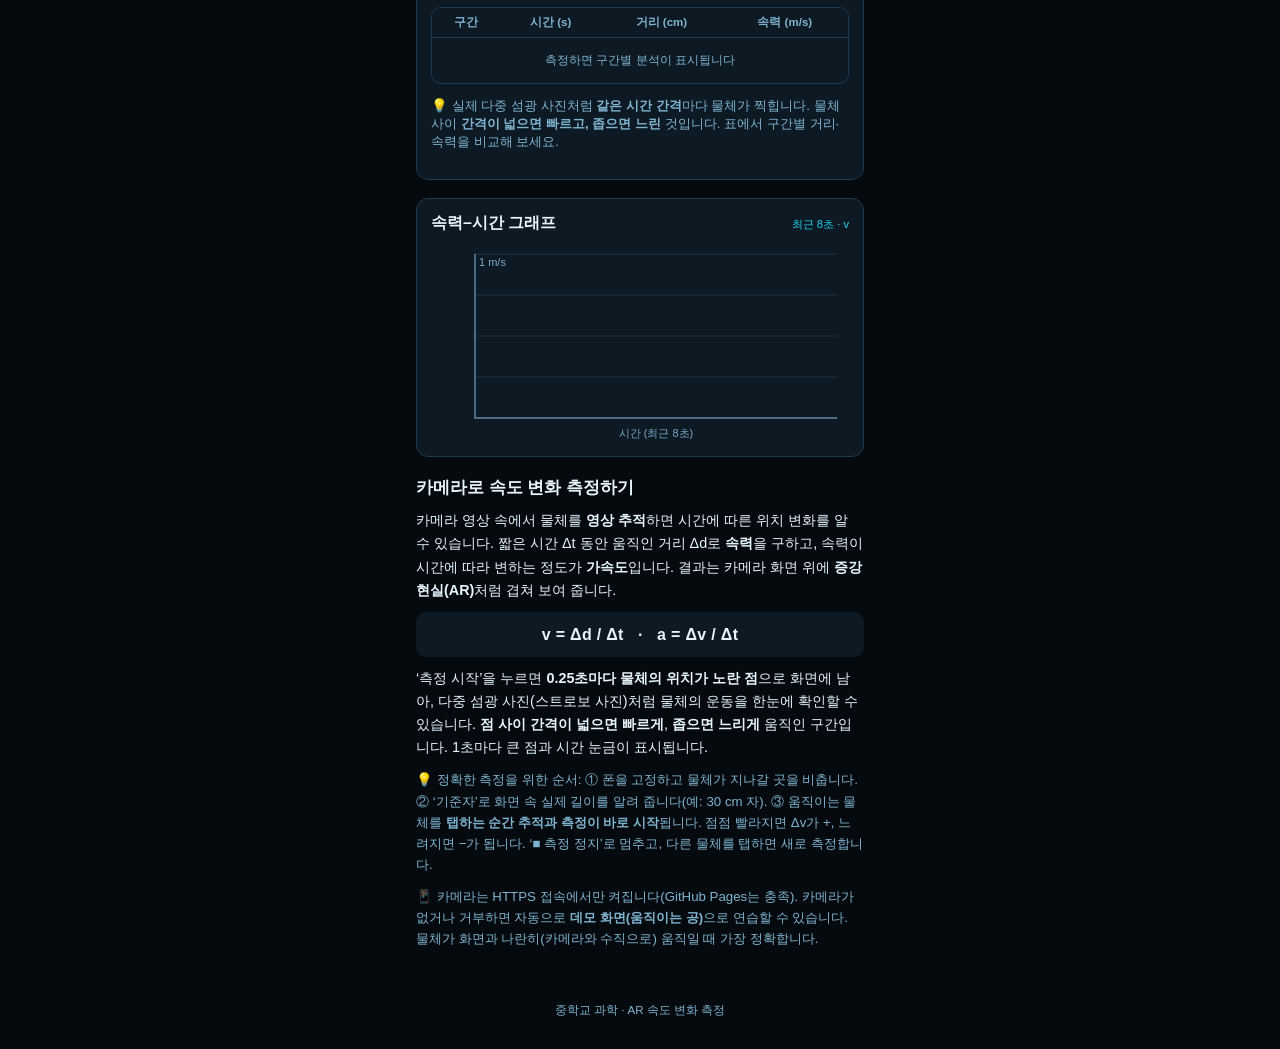
<file: speed.html>
<!DOCTYPE html>
<html lang="ko">
<head>
<meta charset="UTF-8" />
<meta name="viewport" content="width=device-width, initial-scale=1.0, maximum-scale=1.0, user-scalable=no, viewport-fit=cover" />
<meta name="theme-color" content="#050a0f" />
<meta name="apple-mobile-web-app-capable" content="yes" />
<meta name="apple-mobile-web-app-status-bar-style" content="black-translucent" />
<title>AR 속도 변화 측정 (카메라 추적)</title>
<link rel="stylesheet" href="speed.css" />
</head>
<body>
  <header class="app-header">
    <a class="home-link" href="index.html">← 실험 목록</a>
    <h1>AR 속도 변화 측정</h1>
    <p class="subtitle">카메라로 물체를 추적해 속도 변화를 측정</p>
  </header>

  <main class="container">
    <!-- 카메라 배경 + 추적 오버레이 -->
    <section class="stage" aria-label="AR 측정 화면">
      <div class="viewport" id="viewport">
        <video id="video" playsinline muted autoplay></video>
        <canvas id="overlay"></canvas>
        <div class="hud" aria-hidden="true">
          <div class="hud-main">
            <span class="hud-num" id="speedHud">0.00</span>
            <span class="hud-unit">m/s</span>
          </div>
        </div>
        <div class="view-hint" id="viewHint">‘AR 시작’을 눌러 카메라를 켜 주세요</div>
        <span class="rec-dot" id="recDot" aria-hidden="true"></span>
        <span class="rec-time" id="recTime" aria-hidden="true"></span>
      </div>
    </section>

    <!-- 제어 버튼 -->
    <section class="btn-row" aria-label="시작">
      <button class="ctl-btn" id="startBtn" type="button">▶ AR 시작 (카메라)</button>
    </section>
    <section class="btn-row" aria-label="측정">
      <button class="ctl-btn primary" id="measureBtn" type="button" disabled>● 측정 시작</button>
      <button class="ctl-btn" id="calibBtn" type="button" disabled>📏 기준자</button>
      <button class="ctl-btn" id="resetBtn" type="button">초기화</button>
    </section>

    <p class="track-tip" id="trackTip">💡 폰을 고정하고, 화면 속 <b>움직이는 물체를 탭</b>하면 바로 측정이 시작됩니다.</p>

    <!-- 측정값 카드 -->
    <section class="readouts" aria-label="측정값">
      <div class="card highlight">
        <span class="card-label">현재 속력 v</span>
        <span class="card-value"><b id="vVal">0.00</b> m/s</span>
      </div>
      <div class="card">
        <span class="card-label">최대 속력</span>
        <span class="card-value"><b id="vMaxVal">0.00</b> m/s</span>
      </div>
      <div class="card">
        <span class="card-label">속도 변화 Δv</span>
        <span class="card-value"><b id="dvVal">0.00</b> m/s</span>
      </div>
      <div class="card">
        <span class="card-label">평균 가속도 a</span>
        <span class="card-value"><b id="aVal">0.00</b> m/s²</span>
      </div>
      <div class="card">
        <span class="card-label">이동 거리</span>
        <span class="card-value"><b id="distVal">0.00</b> m</span>
      </div>
      <div class="card">
        <span class="card-label">측정 시간</span>
        <span class="card-value"><b id="timeVal">0.0</b> s</span>
      </div>
    </section>

    <!-- 기준자(보정) -->
    <section class="controls" id="calibPanel" hidden>
      <h2 class="ctl-title">📏 기준자 설정</h2>
      <p class="scale-note">화면 위 노란 기준선의 양 끝을 드래그해서, 실제 길이를 아는 물체(자·책 등)에
        맞춘 뒤 그 길이를 입력하세요.</p>
      <label class="opt-row">
        <span>기준선의 실제 길이</span>
        <input type="number" id="calibLen" min="0.01" max="100" step="0.01" value="0.30" inputmode="decimal" />
        <span>m</span>
      </label>
      <p class="scale-note" id="scaleNote">현재 환산: 기본값(화면 가로 ≈ 1 m)</p>
    </section>

    <!-- 다중 섬광 사진 + 구간 분석 -->
    <section class="photo-section" aria-label="다중 섬광 사진 분석">
      <div class="graph-head">
        <h2>📸 다중 섬광 사진</h2>
        <label class="strobe-opt">섬광 간격
          <select id="strobeSel">
            <option value="0.1">0.1초</option>
            <option value="0.25" selected>0.25초</option>
            <option value="0.5">0.5초</option>
            <option value="1">1초</option>
          </select>
        </label>
      </div>
      <div class="photo-wrap">
        <canvas id="photo"></canvas>
        <div class="photo-hint" id="photoHint">측정을 시작하면 섬광 간격마다 물체의 모습이<br />배경 위에 겹쳐 찍힙니다</div>
      </div>
      <div class="btn-row">
        <button class="ctl-btn" id="saveBtn" type="button" disabled>💾 사진 저장</button>
      </div>
      <div class="table-wrap">
        <table class="interval-table">
          <thead>
            <tr><th>구간</th><th>시간 (s)</th><th>거리 (cm)</th><th>속력 (m/s)</th></tr>
          </thead>
          <tbody id="intervalRows">
            <tr><td colspan="4" class="empty-row">측정하면 구간별 분석이 표시됩니다</td></tr>
          </tbody>
        </table>
      </div>
      <p class="tip">💡 실제 다중 섬광 사진처럼 <b>같은 시간 간격</b>마다 물체가 찍힙니다.
        물체 사이 <b>간격이 넓으면 빠르고, 좁으면 느린</b> 것입니다. 표에서 구간별
        거리·속력을 비교해 보세요.</p>
    </section>

    <!-- v-t 그래프 -->
    <section class="graph-section" aria-label="속력-시간 그래프">
      <div class="graph-head">
        <h2>속력–시간 그래프</h2>
        <span class="legend">최근 8초 · v</span>
      </div>
      <canvas id="graph"></canvas>
    </section>

    <!-- 설명 -->
    <section class="explain">
      <h2>카메라로 속도 변화 측정하기</h2>
      <p>
        카메라 영상 속에서 물체를 <b>영상 추적</b>하면 시간에 따른 위치 변화를 알 수 있습니다.
        짧은 시간 Δt 동안 움직인 거리 Δd로 <b>속력</b>을 구하고, 속력이 시간에 따라 변하는
        정도가 <b>가속도</b>입니다. 결과는 카메라 화면 위에 <b>증강현실(AR)</b>처럼 겹쳐 보여 줍니다.
      </p>
      <p class="formula">v = Δd / Δt &nbsp;&nbsp;·&nbsp;&nbsp; a = Δv / Δt</p>
      <p>
        ‘측정 시작’을 누르면 <b>0.25초마다 물체의 위치가 노란 점</b>으로 화면에 남아,
        다중 섬광 사진(스트로보 사진)처럼 물체의 운동을 한눈에 확인할 수 있습니다.
        <b>점 사이 간격이 넓으면 빠르게</b>, <b>좁으면 느리게</b> 움직인 구간입니다.
        1초마다 큰 점과 시간 눈금이 표시됩니다.
      </p>
      <p class="tip">💡 정확한 측정을 위한 순서: ① 폰을 고정하고 물체가 지나갈 곳을 비춥니다.
        ② ‘기준자’로 화면 속 실제 길이를 알려 줍니다(예: 30 cm 자).
        ③ 움직이는 물체를 <b>탭하는 순간 추적과 측정이 바로 시작</b>됩니다.
        점점 빨라지면 Δv가 +, 느려지면 −가 됩니다. ‘■ 측정 정지’로 멈추고,
        다른 물체를 탭하면 새로 측정합니다.</p>
      <p class="tip">📱 카메라는 HTTPS 접속에서만 켜집니다(GitHub Pages는 충족).
        카메라가 없거나 거부하면 자동으로 <b>데모 화면(움직이는 공)</b>으로 연습할 수 있습니다.
        물체가 화면과 나란히(카메라와 수직으로) 움직일 때 가장 정확합니다.</p>
    </section>
  </main>

  <footer class="app-footer">
    <p>중학교 과학 · AR 속도 변화 측정</p>
  </footer>

  <script src="speed.js"></script>
</body>
</html>
</file>
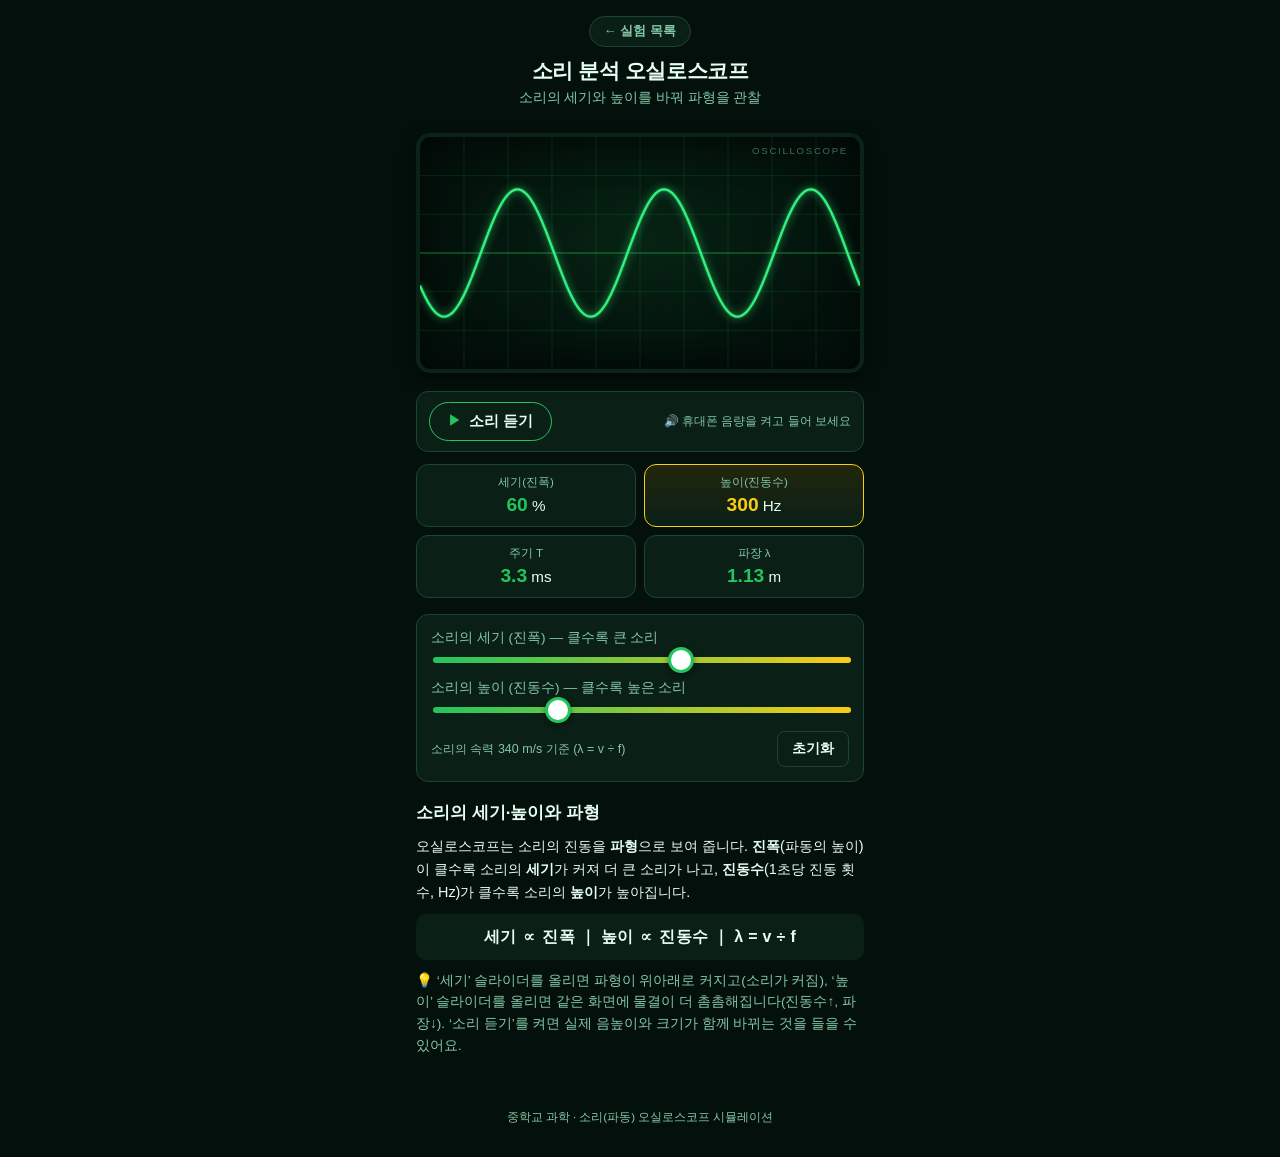
<file: wave.html>
<!DOCTYPE html>
<html lang="ko">
<head>
<meta charset="UTF-8" />
<meta name="viewport" content="width=device-width, initial-scale=1.0, maximum-scale=1.0, user-scalable=no, viewport-fit=cover" />
<meta name="theme-color" content="#04100b" />
<meta name="apple-mobile-web-app-capable" content="yes" />
<meta name="apple-mobile-web-app-status-bar-style" content="black-translucent" />
<title>소리 분석 오실로스코프</title>
<link rel="manifest" href="manifest.webmanifest" />
<link rel="icon" type="image/png" sizes="32x32" href="icons/favicon-32.png" />
<link rel="apple-touch-icon" href="icons/apple-touch-icon.png" />
<meta name="apple-mobile-web-app-title" content="과학실험" />
<link rel="stylesheet" href="wave.css" />
</head>
<body>
  <header class="app-header">
    <a class="home-link" href="index.html">← 실험 목록</a>
    <h1>소리 분석 오실로스코프</h1>
    <p class="subtitle">소리의 세기와 높이를 바꿔 파형을 관찰</p>
  </header>

  <main class="container">
    <!-- 오실로스코프 화면 -->
    <section class="stage" aria-label="오실로스코프 화면">
      <div class="scope">
        <canvas id="scope"></canvas>
        <span class="scope-label" aria-hidden="true">OSCILLOSCOPE</span>
      </div>
    </section>

    <!-- 소리 재생 -->
    <section class="sound-row" aria-label="소리 재생">
      <button class="play-btn off" id="playBtn" type="button" aria-pressed="false">
        <span class="play-ico" aria-hidden="true">▶</span>
        <span class="play-text">소리 듣기</span>
      </button>
      <span class="sound-hint">🔊 휴대폰 음량을 켜고 들어 보세요</span>
    </section>

    <!-- 측정값 카드 -->
    <section class="readouts" aria-label="측정값">
      <div class="card">
        <span class="card-label">세기(진폭)</span>
        <span class="card-value"><b id="ampVal">60</b> %</span>
      </div>
      <div class="card highlight">
        <span class="card-label">높이(진동수)</span>
        <span class="card-value"><b id="freqVal">300</b> Hz</span>
      </div>
      <div class="card">
        <span class="card-label">주기 T</span>
        <span class="card-value"><b id="periodVal">3.3</b> ms</span>
      </div>
      <div class="card">
        <span class="card-label">파장 λ</span>
        <span class="card-value"><b id="waveVal">1.13</b> m</span>
      </div>
    </section>

    <!-- 컨트롤 -->
    <section class="controls">
      <label class="slider-row">
        <span>소리의 세기 (진폭) — 클수록 큰 소리</span>
        <input type="range" id="ampSlider" min="0" max="100" step="1" value="60" />
      </label>
      <label class="slider-row" style="margin-top:14px;">
        <span>소리의 높이 (진동수) — 클수록 높은 소리</span>
        <input type="range" id="freqSlider" min="100" max="800" step="10" value="300" />
      </label>
      <div class="info-row">
        <span>소리의 속력 340 m/s 기준 (λ = v ÷ f)</span>
        <button class="reset-btn" id="resetBtn" type="button">초기화</button>
      </div>
    </section>

    <!-- 설명 -->
    <section class="explain">
      <h2>소리의 세기·높이와 파형</h2>
      <p>
        오실로스코프는 소리의 진동을 <b>파형</b>으로 보여 줍니다.
        <b>진폭</b>(파동의 높이)이 클수록 소리의 <b>세기</b>가 커져 더 큰 소리가 나고,
        <b>진동수</b>(1초당 진동 횟수, Hz)가 클수록 소리의 <b>높이</b>가 높아집니다.
      </p>
      <p class="formula">세기 ∝ 진폭 ｜ 높이 ∝ 진동수 ｜ λ = v ÷ f</p>
      <p class="tip">💡 ‘세기’ 슬라이더를 올리면 파형이 위아래로 커지고(소리가 커짐),
        ‘높이’ 슬라이더를 올리면 같은 화면에 물결이 더 촘촘해집니다(진동수↑, 파장↓).
        ‘소리 듣기’를 켜면 실제 음높이와 크기가 함께 바뀌는 것을 들을 수 있어요.</p>
    </section>
  </main>

  <footer class="app-footer">
    <p>중학교 과학 · 소리(파동) 오실로스코프 시뮬레이션</p>
  </footer>

  <script src="wave.js"></script>
</body>
</html>
</file>
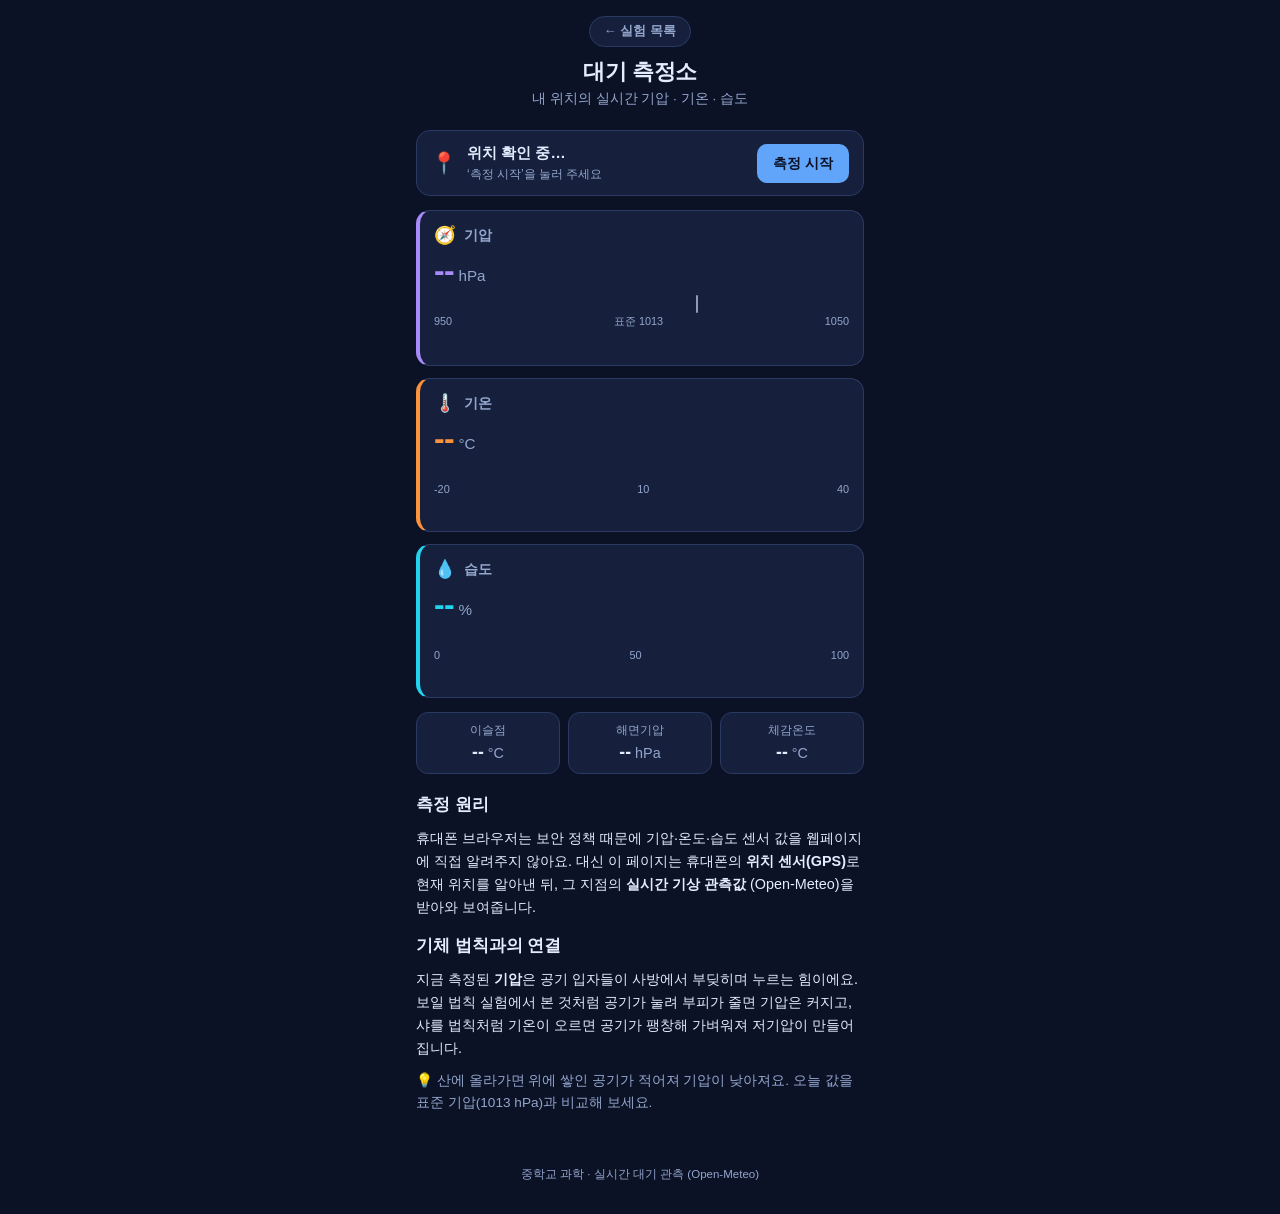
<file: weather.html>
<!DOCTYPE html>
<html lang="ko">
<head>
<meta charset="UTF-8" />
<meta name="viewport" content="width=device-width, initial-scale=1.0, maximum-scale=1.0, user-scalable=no, viewport-fit=cover" />
<meta name="theme-color" content="#0b1226" />
<meta name="apple-mobile-web-app-capable" content="yes" />
<meta name="apple-mobile-web-app-status-bar-style" content="black-translucent" />
<title>대기 측정소 — 기압·기온·습도</title>
<link rel="manifest" href="manifest.webmanifest" />
<link rel="icon" type="image/png" sizes="32x32" href="icons/favicon-32.png" />
<link rel="apple-touch-icon" href="icons/apple-touch-icon.png" />
<meta name="apple-mobile-web-app-title" content="과학실험" />
<link rel="stylesheet" href="weather.css" />
</head>
<body>
  <header class="app-header">
    <a class="home-link" href="index.html">← 실험 목록</a>
    <h1>대기 측정소</h1>
    <p class="subtitle">내 위치의 실시간 기압 · 기온 · 습도</p>
  </header>

  <main class="container">
    <!-- 상태 / 위치 -->
    <section class="status-card" id="statusCard">
      <div class="status-row">
        <span class="loc-icon" aria-hidden="true">📍</span>
        <div class="loc-text">
          <b id="locName">위치 확인 중…</b>
          <span class="loc-sub" id="obsTime">‘측정 시작’을 눌러 주세요</span>
        </div>
        <button class="measure-btn" id="measureBtn" type="button">측정 시작</button>
      </div>
      <p class="status-msg" id="statusMsg"></p>
    </section>

    <!-- 측정값 3종 -->
    <section class="gauges" aria-label="측정값">
      <!-- 기압 -->
      <div class="gauge-card pressure">
        <div class="gc-head">
          <span class="gc-icon" aria-hidden="true">🧭</span>
          <span class="gc-title">기압</span>
        </div>
        <div class="gc-value"><b id="presVal">--</b> <span class="gc-unit">hPa</span></div>
        <div class="gc-bar"><div class="gc-fill" id="presFill"></div><span class="gc-mark" title="표준 기압 1013"></span></div>
        <div class="gc-range"><span>950</span><span>표준 1013</span><span>1050</span></div>
        <p class="gc-note" id="presNote">&nbsp;</p>
      </div>

      <!-- 기온 -->
      <div class="gauge-card temp">
        <div class="gc-head">
          <span class="gc-icon" aria-hidden="true">🌡️</span>
          <span class="gc-title">기온</span>
        </div>
        <div class="gc-value"><b id="tempVal">--</b> <span class="gc-unit">°C</span></div>
        <div class="gc-bar"><div class="gc-fill" id="tempFill"></div></div>
        <div class="gc-range"><span>-20</span><span>10</span><span>40</span></div>
        <p class="gc-note" id="tempNote">&nbsp;</p>
      </div>

      <!-- 습도 -->
      <div class="gauge-card humid">
        <div class="gc-head">
          <span class="gc-icon" aria-hidden="true">💧</span>
          <span class="gc-title">습도</span>
        </div>
        <div class="gc-value"><b id="humidVal">--</b> <span class="gc-unit">%</span></div>
        <div class="gc-bar"><div class="gc-fill" id="humidFill"></div></div>
        <div class="gc-range"><span>0</span><span>50</span><span>100</span></div>
        <p class="gc-note" id="humidNote">&nbsp;</p>
      </div>
    </section>

    <!-- 파생값 -->
    <section class="readouts" aria-label="계산된 값">
      <div class="card">
        <span class="card-label">이슬점</span>
        <span class="card-value"><b id="dewVal">--</b> °C</span>
      </div>
      <div class="card">
        <span class="card-label">해면기압</span>
        <span class="card-value"><b id="mslVal">--</b> hPa</span>
      </div>
      <div class="card">
        <span class="card-label">체감온도</span>
        <span class="card-value"><b id="feelVal">--</b> °C</span>
      </div>
    </section>

    <!-- 기체 법칙과 연결 -->
    <section class="explain">
      <h2>측정 원리</h2>
      <p>
        휴대폰 브라우저는 보안 정책 때문에 기압·온도·습도 센서 값을 웹페이지에
        직접 알려주지 않아요. 대신 이 페이지는 휴대폰의 <b>위치 센서(GPS)</b>로
        현재 위치를 알아낸 뒤, 그 지점의 <b>실시간 기상 관측값</b>
        (Open-Meteo)을 받아와 보여줍니다.
      </p>
      <h2>기체 법칙과의 연결</h2>
      <p>
        지금 측정된 <b>기압</b>은 공기 입자들이 사방에서 부딪히며 누르는 힘이에요.
        보일 법칙 실험에서 본 것처럼 공기가 눌려 부피가 줄면 기압은 커지고,
        샤를 법칙처럼 기온이 오르면 공기가 팽창해 가벼워져 저기압이 만들어집니다.
      </p>
      <p class="tip">💡 산에 올라가면 위에 쌓인 공기가 적어져 기압이 낮아져요.
        오늘 값을 표준 기압(1013 hPa)과 비교해 보세요.</p>
    </section>
  </main>

  <footer class="app-footer">
    <p>중학교 과학 · 실시간 대기 관측 (Open-Meteo)</p>
  </footer>

  <script src="weather.js"></script>
</body>
</html>
</file>
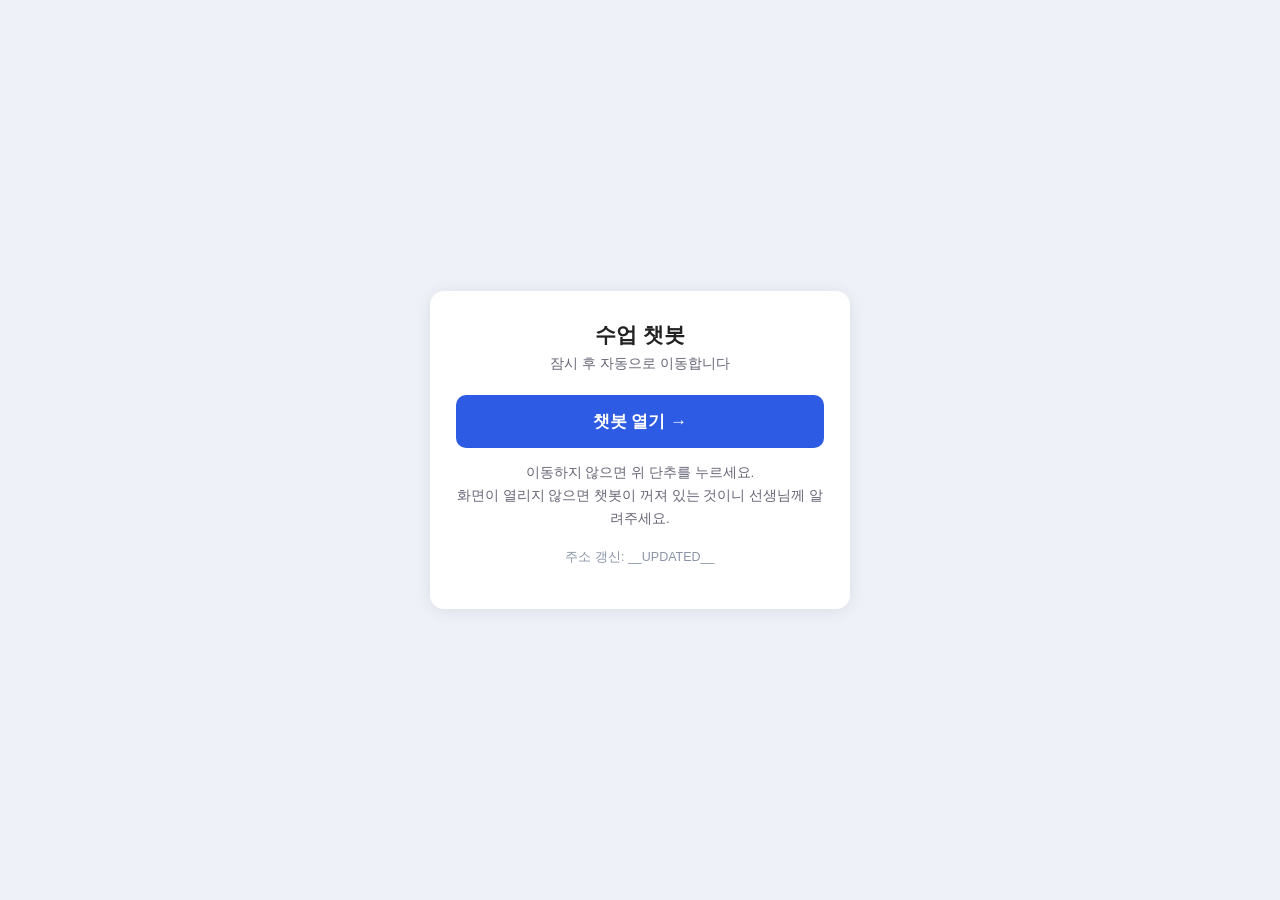
<file: chatbot/template.html>
<!doctype html>
<html lang="ko">
<head>
<meta charset="utf-8">
<meta name="viewport" content="width=device-width, initial-scale=1">
<!-- 아래 한 줄과 링크 주소는 젯슨이 부팅할 때마다 스스로 바꿔 씁니다. -->
<meta http-equiv="refresh" content="2;url=__CHATBOT_URL__">
<title>수업 챗봇 접속</title>
<style>
  *{box-sizing:border-box}
  body{margin:0;min-height:100dvh;display:flex;align-items:center;justify-content:center;
       background:#eef1f7;font-family:'Malgun Gothic','Apple SD Gothic Neo',sans-serif;color:#222;padding:20px}
  .card{background:#fff;border-radius:14px;box-shadow:0 2px 18px rgba(0,0,0,.08);
        padding:30px 26px;max-width:420px;width:100%;text-align:center}
  h1{font-size:21px;margin:0 0 6px}
  .sub{color:#667;font-size:14px;margin:0 0 22px}
  a.go{display:block;background:#2d5be3;color:#fff;text-decoration:none;
       padding:15px;border-radius:10px;font-size:17px;font-weight:bold}
  a.go:hover{background:#2449b8}
  .msg{font-size:13.5px;line-height:1.7;color:#667;margin-top:14px}
  .when{color:#8a94a6;font-size:12.5px;margin-top:18px}
</style>
</head>
<body>
<div class="card">
  <h1>수업 챗봇</h1>
  <p class="sub">잠시 후 자동으로 이동합니다</p>
  <a class="go" href="__CHATBOT_URL__">챗봇 열기 →</a>
  <p class="msg">
    이동하지 않으면 위 단추를 누르세요.<br>
    화면이 열리지 않으면 챗봇이 꺼져 있는 것이니 선생님께 알려주세요.
  </p>
  <p class="when">주소 갱신: __UPDATED__</p>
</div>
</body>
</html>
</file>
<file: home.css>
:root {
  --bg: #0f172a;
  --bg-soft: #1e293b;
  --card: #1e293b;
  --card-line: #334155;
  --text: #e2e8f0;
  --muted: #94a3b8;
  /* 각 실험 테마 색 */
  --boyle: #38bdf8;
  --charles: #fb923c;
  --avogadro: #34d399;
  --ion: #818cf8;
  --wave: #2dd4bf;
  --ohm: #f59e0b;
  --resistance: #fb7185;
  --accel: #4ade80;
  --speed: #22d3ee;
  --weather: #60a5fa;
  --photosynthesis: #22c55e;
  --safe-top: env(safe-area-inset-top, 0px);
  --safe-bot: env(safe-area-inset-bottom, 0px);
}

* { box-sizing: border-box; -webkit-tap-highlight-color: transparent; }

html, body {
  margin: 0;
  padding: 0;
  min-height: 100%;
  background: var(--bg);
  color: var(--text);
  font-family: -apple-system, BlinkMacSystemFont, "Segoe UI", Roboto,
    "Apple SD Gothic Neo", "Noto Sans KR", sans-serif;
  -webkit-text-size-adjust: 100%;
  overscroll-behavior-y: contain;
}

.home-header {
  text-align: center;
  padding: calc(28px + var(--safe-top)) 16px 8px;
}
.home-header h1 {
  margin: 0;
  font-size: 1.5rem;
  letter-spacing: -0.02em;
}
.home-sub {
  margin: 8px 0 0;
  font-size: 0.9rem;
  color: var(--muted);
}

.home-main {
  max-width: 480px;
  margin: 0 auto;
  padding: 18px 16px calc(24px + var(--safe-bot));
}

/* ---- 실험 아이콘 카드 ---- */
.exp-grid {
  display: grid;
  grid-template-columns: repeat(2, 1fr);
  gap: 14px;
}
.exp-card {
  display: flex;
  flex-direction: column;
  align-items: center;
  text-align: center;
  gap: 6px;
  padding: 22px 12px 16px;
  background: var(--card);
  border: 1px solid var(--card-line);
  border-radius: 18px;
  text-decoration: none;
  color: var(--text);
  position: relative;
  overflow: hidden;
  transition: transform 0.12s ease, border-color 0.12s ease;
}
.exp-card::before {
  /* 카드 상단 테마색 띠 */
  content: "";
  position: absolute;
  top: 0; left: 0; right: 0;
  height: 4px;
  background: var(--theme, var(--muted));
}
.exp-card:active { transform: scale(0.97); }

.exp-card.boyle { --theme: var(--boyle); }
.exp-card.charles { --theme: var(--charles); }
.exp-card.avogadro { --theme: var(--avogadro); }
.exp-card.ion { --theme: var(--ion); }
.exp-card.wave { --theme: var(--wave); }
.exp-card.ohm { --theme: var(--ohm); }
.exp-card.resistance { --theme: var(--resistance); }
.exp-card.accel { --theme: var(--accel); }
.exp-card.speed { --theme: var(--speed); }
.exp-card.weather { --theme: var(--weather); }
.exp-card.photosynthesis { --theme: var(--photosynthesis); }
.exp-card:active { border-color: var(--theme); }

/* 홀수 개일 때 마지막 카드는 한 줄 전체 차지 */
.exp-card:last-child:nth-child(odd) { grid-column: 1 / -1; }

.exp-icon {
  display: flex;
  align-items: center;
  justify-content: center;
  width: 60px;
  height: 60px;
  margin-bottom: 4px;
  font-size: 1.9rem;
  border-radius: 50%;
  background: rgba(148, 163, 184, 0.16);
  background: color-mix(in srgb, var(--theme) 18%, transparent);
  border: 2px solid rgba(148, 163, 184, 0.5);
  border: 2px solid color-mix(in srgb, var(--theme) 55%, transparent);
}
.exp-title {
  font-size: 1.02rem;
  font-weight: 700;
  letter-spacing: -0.01em;
}
.exp-desc {
  font-size: 0.78rem;
  color: var(--muted);
  line-height: 1.4;
}
.exp-tag {
  margin-top: 4px;
  font-size: 0.68rem;
  font-weight: 700;
  color: var(--theme);
  background: rgba(148, 163, 184, 0.14);
  background: color-mix(in srgb, var(--theme) 14%, transparent);
  border-radius: 999px;
  padding: 3px 10px;
}

.home-footer {
  text-align: center;
  padding: 8px 16px calc(24px + var(--safe-bot));
  font-size: 0.72rem;
  color: var(--muted);
}
</file>
<file: accel.css>
:root {
  --bg: #0a0f0a;
  --bg-soft: #131c14;
  --card: #131c14;
  --card-line: #294a30;
  --text: #e9f7ec;
  --muted: #8fc59c;
  --accent: #4ade80;       /* 라임 그린 */
  --accent-2: #f59e0b;     /* 가속도 강조(주황) */
  --safe-top: env(safe-area-inset-top, 0px);
  --safe-bot: env(safe-area-inset-bottom, 0px);
}

* { box-sizing: border-box; -webkit-tap-highlight-color: transparent; }

html, body {
  margin: 0;
  padding: 0;
  background: var(--bg);
  color: var(--text);
  font-family: -apple-system, BlinkMacSystemFont, "Segoe UI", Roboto,
    "Apple SD Gothic Neo", "Noto Sans KR", sans-serif;
  -webkit-text-size-adjust: 100%;
  overscroll-behavior-y: contain;
}

.app-header { text-align: center; padding: calc(16px + var(--safe-top)) 16px 8px; }
.app-header h1 { margin: 0; font-size: 1.3rem; letter-spacing: -0.02em; }
.subtitle { margin: 4px 0 0; font-size: 0.85rem; color: var(--muted); }

.container {
  max-width: 480px; margin: 0 auto;
  padding: 8px 16px calc(24px + var(--safe-bot));
}

/* ---- 카메라 배경 + HUD ---- */
.stage { display: flex; justify-content: center; padding: 10px 0 4px; }
.viewport {
  position: relative; width: 100%;
  aspect-ratio: 3 / 4; max-height: 60vh;
  border: 1px solid var(--card-line); border-radius: 14px;
  overflow: hidden; background: #050805;
}
#video {
  position: absolute; inset: 0;
  width: 100%; height: 100%; object-fit: cover;
  background: #050805;
}
.hud {
  position: absolute; inset: 0;
  display: flex; flex-direction: column; align-items: center; justify-content: center;
  gap: 18px; pointer-events: none;
  text-shadow: 0 2px 12px rgba(0,0,0,0.8);
}
.hud-main { display: flex; align-items: baseline; gap: 6px; }
.hud-num {
  font-size: 3.4rem; font-weight: 800; line-height: 1;
  color: var(--accent);
}
.hud-unit { font-size: 1rem; color: var(--accent); font-weight: 700; }
.hud-axes { display: flex; flex-direction: column; gap: 6px; width: 70%; max-width: 240px; }
.axis { display: flex; align-items: center; gap: 8px; }
.ax-name { width: 14px; font-size: 0.78rem; font-weight: 800; color: #e9f7ec; }
.ax-bar {
  position: relative; flex: 1; height: 8px; border-radius: 4px;
  background: rgba(255,255,255,0.18); overflow: hidden;
}
.ax-bar i {
  position: absolute; top: 0; bottom: 0; left: 50%;
  width: 0; background: var(--accent); border-radius: 4px;
  transform: translateX(0);
}
.view-hint {
  position: absolute; inset: 0;
  display: flex; align-items: center; justify-content: center;
  text-align: center; padding: 20px;
  font-size: 0.9rem; color: var(--muted);
  background: rgba(5,8,5,0.55); pointer-events: none;
}
.rec-dot {
  position: absolute; top: 10px; right: 10px;
  width: 12px; height: 12px; border-radius: 50%;
  background: #ef4444; opacity: 0;
  box-shadow: 0 0 10px rgba(239,68,68,0.8);
}
.rec-dot.live { opacity: 1; animation: blink 1s steps(2, start) infinite; }
@keyframes blink { 50% { opacity: 0.25; } }

/* ---- 버튼 ---- */
.btn-row { display: flex; gap: 8px; margin-top: 12px; }
.ctl-btn {
  flex: 1 1 0; min-width: 0;
  background: var(--bg-soft); color: var(--text);
  border: 1px solid var(--card-line); border-radius: 10px;
  padding: 12px 10px; font-size: 0.92rem; font-weight: 700; cursor: pointer;
}
.ctl-btn:active { background: #0a0f0a; }
.ctl-btn.primary { border-color: var(--accent); color: var(--accent); }
.ctl-btn.primary.rec { background: var(--accent); color: #0a0f0a; }
.ctl-btn:disabled { opacity: 0.45; cursor: default; }
.track-tip { margin: 10px 2px 0; font-size: 0.78rem; color: var(--muted); }

/* ---- 측정값 ---- */
.readouts { display: grid; grid-template-columns: repeat(3, 1fr); gap: 8px; margin-top: 12px; }
.card { background: var(--card); border: 1px solid var(--card-line); border-radius: 12px; padding: 10px 6px; text-align: center; }
.card.highlight { border-color: var(--accent-2); background: linear-gradient(180deg, rgba(245,158,11,0.12), var(--card)); }
.card-label { display: block; font-size: 0.72rem; color: var(--muted); margin-bottom: 4px; }
.card-value { font-size: 0.95rem; }
.card-value b { font-size: 1.18rem; color: var(--accent); }
.card.highlight .card-value b { color: var(--accent-2); }

/* ---- 옵션 ---- */
.controls { margin-top: 16px; background: var(--card); border: 1px solid var(--card-line); border-radius: 12px; padding: 14px; }
.opt-row { display: flex; align-items: center; gap: 10px; font-size: 0.85rem; color: var(--text); cursor: pointer; }
.opt-row input { width: 18px; height: 18px; accent-color: var(--accent); }
.scale-note { margin: 12px 0 0; font-size: 0.76rem; color: var(--muted); line-height: 1.5; }

/* ---- 그래프 ---- */
.graph-section { margin-top: 18px; background: var(--card); border: 1px solid var(--card-line); border-radius: 12px; padding: 14px; }
.graph-head { display: flex; align-items: baseline; justify-content: space-between; margin-bottom: 8px; }
.graph-head h2 { margin: 0; font-size: 1rem; }
.legend { font-size: 0.7rem; color: var(--accent-2); }
#graph { width: 100%; height: 200px; display: block; }

/* ---- 설명 ---- */
.explain { margin-top: 18px; line-height: 1.6; font-size: 0.9rem; }
.explain h2 { font-size: 1.05rem; margin: 0 0 8px; }
.explain p { margin: 0 0 10px; color: var(--text); }
.formula {
  text-align: center; font-size: 1.0rem; font-weight: 700;
  color: var(--accent); background: var(--bg-soft);
  border-radius: 10px; padding: 10px; letter-spacing: 0.02em;
}
.tip { font-size: 0.83rem; color: var(--muted) !important; }

.app-footer { text-align: center; padding: 8px 16px calc(20px + var(--safe-bot)); font-size: 0.72rem; color: var(--muted); }

/* 상위(실험 목록) 페이지로 돌아가는 링크 */
.home-link {
  display: inline-block;
  margin-bottom: 10px;
  font-size: 0.8rem;
  font-weight: 600;
  text-decoration: none;
  color: var(--muted);
  background: var(--bg-soft);
  border: 1px solid var(--card-line);
  border-radius: 999px;
  padding: 6px 14px;
}
.home-link:active { color: var(--text); }
</file>
<file: avogadro.css>
:root {
  --bg: #06201a;
  --bg-soft: #0c2e26;
  --card: #0c2e26;
  --card-line: #1d4d40;
  --text: #e6fff6;
  --muted: #8fc9b6;
  --accent: #34d399;
  --accent-2: #22d3ee;
  --safe-top: env(safe-area-inset-top, 0px);
  --safe-bot: env(safe-area-inset-bottom, 0px);
}

* { box-sizing: border-box; -webkit-tap-highlight-color: transparent; }

html, body {
  margin: 0;
  padding: 0;
  background: var(--bg);
  color: var(--text);
  font-family: -apple-system, BlinkMacSystemFont, "Segoe UI", Roboto,
    "Apple SD Gothic Neo", "Noto Sans KR", sans-serif;
  -webkit-text-size-adjust: 100%;
  overscroll-behavior-y: contain;
}

.app-header { text-align: center; padding: calc(16px + var(--safe-top)) 16px 8px; }
.app-header h1 { margin: 0; font-size: 1.3rem; letter-spacing: -0.02em; }
.subtitle { margin: 4px 0 0; font-size: 0.85rem; color: var(--muted); }

.page-nav { display: flex; flex-wrap: wrap; justify-content: center; gap: 8px; margin-top: 12px; }
.page-nav a {
  font-size: 0.82rem; text-decoration: none; color: var(--muted);
  background: var(--bg-soft); border: 1px solid var(--card-line);
  border-radius: 999px; padding: 6px 16px;
}
.page-nav a.active {
  color: #06201a; background: var(--accent);
  border-color: var(--accent); font-weight: 700;
}

.container {
  max-width: 480px; margin: 0 auto;
  padding: 8px 16px calc(24px + var(--safe-bot));
}

/* ---- 실험 장치 ---- */
.stage { display: flex; justify-content: center; padding: 8px 0 4px; }
.syringe { position: relative; width: 150px; }

.chamber {
  position: relative;
  height: 360px;
  border: 4px solid #2f7a64;
  border-radius: 16px 16px 0 0;
  border-bottom: none;
  background: linear-gradient(180deg, rgba(52,211,153,0.04), rgba(52,211,153,0.10));
  overflow: hidden;
}

.gas {
  position: absolute;
  left: 0; right: 0; bottom: 0;
  height: 50%;
  background: linear-gradient(180deg, rgba(52,211,153,0.14), rgba(52,211,153,0.26));
  border-top: 2px solid rgba(52,211,153,0.55);
  transition: background 0.2s linear;
}
#particles { width: 100%; height: 100%; display: block; }

.piston {
  position: absolute;
  left: -4px; right: -4px;
  height: 42px;
  background: linear-gradient(180deg, #9ca3af, #4b5563);
  border-radius: 6px;
  box-shadow: 0 4px 8px rgba(0,0,0,0.5), inset 0 2px 0 rgba(255,255,255,0.25);
  display: flex; flex-direction: column; align-items: center; justify-content: center; gap: 4px;
  z-index: 3;
  transition: bottom 0.18s ease-out;
}
.weight { font-size: 0.6rem; color: rgba(15,23,42,0.8); font-weight: 700; }
.piston-grip { display: flex; flex-direction: column; gap: 3px; }
.grip-line { display: block; width: 36px; height: 3px; background: rgba(15,23,42,0.4); border-radius: 2px; }

/* 주입구 */
.inlet { position: relative; height: 26px; margin-top: 2px; }
.inlet-pipe {
  position: absolute; top: 0; left: 50%; transform: translateX(-50%);
  width: 16px; height: 14px; background: #2f7a64; border-radius: 0 0 3px 3px;
}
.inlet-valve {
  position: absolute; top: 10px; left: 50%; transform: translateX(-50%);
  font-size: 0.62rem; color: var(--muted); white-space: nowrap;
}

/* ---- 기체 양 조절 ---- */
.pump-row {
  display: flex; align-items: center; justify-content: space-between; gap: 10px;
  margin-top: 16px;
  background: var(--card); border: 1px solid var(--card-line);
  border-radius: 12px; padding: 10px 12px;
}
.pump-label { font-size: 0.85rem; color: var(--muted); }
.pump-label b { color: var(--accent); font-size: 1.05rem; }
.pump-btn {
  background: var(--bg-soft); color: var(--text);
  border: 1px solid var(--accent); border-radius: 10px;
  padding: 10px 16px; font-size: 0.95rem; font-weight: 700; cursor: pointer;
  min-width: 76px;
}
.pump-btn:active { background: var(--accent); color: #06201a; }

/* ---- 측정값 ---- */
.readouts { display: grid; grid-template-columns: repeat(3, 1fr); gap: 8px; margin-top: 12px; }
.card { background: var(--card); border: 1px solid var(--card-line); border-radius: 12px; padding: 10px 6px; text-align: center; }
.card.highlight { border-color: var(--accent-2); background: linear-gradient(180deg, rgba(34,211,238,0.12), var(--card)); }
.card-label { display: block; font-size: 0.72rem; color: var(--muted); margin-bottom: 4px; }
.card-value { font-size: 0.95rem; }
.card-value b { font-size: 1.15rem; color: var(--accent); }
.card.highlight .card-value b { color: var(--accent-2); }

/* ---- 컨트롤 ---- */
.controls { margin-top: 16px; background: var(--card); border: 1px solid var(--card-line); border-radius: 12px; padding: 14px; }
.slider-row { display: flex; flex-direction: column; gap: 8px; font-size: 0.85rem; color: var(--muted); }
input[type="range"] {
  -webkit-appearance: none; appearance: none;
  width: 100%; height: 6px; border-radius: 4px;
  background: linear-gradient(90deg, var(--accent-2), var(--accent));
  outline: none;
}
input[type="range"]::-webkit-slider-thumb {
  -webkit-appearance: none; appearance: none;
  width: 26px; height: 26px; border-radius: 50%;
  background: #fff; border: 3px solid var(--accent);
  box-shadow: 0 2px 6px rgba(0,0,0,0.4); cursor: pointer;
}
input[type="range"]::-moz-range-thumb {
  width: 26px; height: 26px; border-radius: 50%;
  background: #fff; border: 3px solid var(--accent); cursor: pointer;
}
.info-row { display: flex; align-items: center; justify-content: space-between; margin-top: 14px; font-size: 0.82rem; color: var(--muted); }
.info-row b { color: var(--text); }
.reset-btn {
  background: var(--bg-soft); color: var(--text);
  border: 1px solid var(--card-line); border-radius: 8px;
  padding: 8px 14px; font-size: 0.85rem; font-weight: 600; cursor: pointer;
}
.reset-btn:active { background: #06201a; }

/* ---- 그래프 ---- */
.graph-section { margin-top: 18px; background: var(--card); border: 1px solid var(--card-line); border-radius: 12px; padding: 14px; }
.graph-head { display: flex; align-items: baseline; justify-content: space-between; margin-bottom: 8px; }
.graph-head h2 { margin: 0; font-size: 1rem; }
.legend { font-size: 0.72rem; color: var(--accent-2); }
#graph { width: 100%; height: 200px; display: block; }

/* ---- 설명 ---- */
.explain { margin-top: 18px; line-height: 1.6; font-size: 0.9rem; }
.explain h2 { font-size: 1.05rem; margin: 0 0 8px; }
.explain p { margin: 0 0 10px; color: var(--text); }
.formula {
  text-align: center; font-size: 1.1rem; font-weight: 700;
  color: var(--accent); background: var(--bg-soft);
  border-radius: 10px; padding: 10px; letter-spacing: 0.04em;
}
.tip { font-size: 0.85rem; color: var(--muted) !important; }

.app-footer { text-align: center; padding: 8px 16px calc(20px + var(--safe-bot)); font-size: 0.72rem; color: var(--muted); }
/* 상위(실험 목록) 페이지로 돌아가는 링크 */
.home-link {
  display: inline-block;
  margin-bottom: 10px;
  font-size: 0.8rem;
  font-weight: 600;
  text-decoration: none;
  color: var(--muted);
  background: var(--bg-soft);
  border: 1px solid var(--card-line);
  border-radius: 999px;
  padding: 6px 14px;
}
.home-link:active { color: var(--text); }
</file>
<file: style.css>
:root {
  --bg: #0f172a;
  --bg-soft: #1e293b;
  --card: #1e293b;
  --card-line: #334155;
  --text: #e2e8f0;
  --muted: #94a3b8;
  --accent: #38bdf8;
  --accent-2: #f472b6;
  --gas: #38bdf8;
  --safe-top: env(safe-area-inset-top, 0px);
  --safe-bot: env(safe-area-inset-bottom, 0px);
}

* { box-sizing: border-box; -webkit-tap-highlight-color: transparent; }

html, body {
  margin: 0;
  padding: 0;
  background: var(--bg);
  color: var(--text);
  font-family: -apple-system, BlinkMacSystemFont, "Segoe UI", Roboto,
    "Apple SD Gothic Neo", "Noto Sans KR", sans-serif;
  -webkit-text-size-adjust: 100%;
  overscroll-behavior-y: contain;
}

.app-header {
  text-align: center;
  padding: calc(16px + var(--safe-top)) 16px 8px;
}
.app-header h1 {
  margin: 0;
  font-size: 1.35rem;
  letter-spacing: -0.02em;
}
.subtitle {
  margin: 4px 0 0;
  font-size: 0.85rem;
  color: var(--muted);
}

.page-nav {
  display: flex;
  flex-wrap: wrap;
  justify-content: center;
  gap: 8px;
  margin-top: 12px;
}
.page-nav a {
  font-size: 0.82rem;
  text-decoration: none;
  color: var(--muted);
  background: var(--bg-soft);
  border: 1px solid var(--card-line);
  border-radius: 999px;
  padding: 6px 16px;
}
.page-nav a.active {
  color: #0f172a;
  background: var(--accent);
  border-color: var(--accent);
  font-weight: 700;
}

.container {
  max-width: 480px;
  margin: 0 auto;
  padding: 8px 16px calc(24px + var(--safe-bot));
}

/* ---- 실험 장치 ---- */
.stage {
  display: flex;
  justify-content: center;
  padding: 8px 0 4px;
}
.syringe {
  position: relative;
  width: 150px;
}

.gauge {
  position: absolute;
  top: -6px;
  right: -58px;
  width: 56px;
  height: 56px;
  border-radius: 50%;
  background: radial-gradient(circle at 50% 40%, #f8fafc, #cbd5e1);
  border: 3px solid #475569;
  box-shadow: 0 4px 10px rgba(0,0,0,0.4);
  z-index: 4;
}
.gauge-needle {
  position: absolute;
  left: 50%;
  bottom: 50%;
  width: 2.5px;
  height: 22px;
  background: #dc2626;
  transform-origin: bottom center;
  transform: translateX(-50%) rotate(-90deg);
  border-radius: 2px;
  transition: transform 0.18s ease-out;
}
.gauge::after {
  content: "";
  position: absolute;
  left: 50%; top: 50%;
  width: 7px; height: 7px;
  background: #334155;
  border-radius: 50%;
  transform: translate(-50%, -50%);
}
.gauge-label {
  position: absolute;
  bottom: 7px; left: 50%;
  transform: translateX(-50%);
  font-size: 0.6rem;
  font-weight: 700;
  color: #475569;
}

.chamber {
  position: relative;
  height: 360px;
  border: 4px solid #64748b;
  border-top: none;
  border-radius: 0 0 16px 16px;
  background: linear-gradient(180deg, rgba(148,163,184,0.08), rgba(148,163,184,0.02));
  overflow: hidden;
}

.gas {
  position: absolute;
  left: 0; right: 0; bottom: 0;
  height: 50%;
  background: linear-gradient(180deg, rgba(56,189,248,0.18), rgba(56,189,248,0.28));
  border-top: 2px solid rgba(56,189,248,0.5);
  transition: height 0.05s linear, background 0.15s linear;
}
#particles {
  width: 100%;
  height: 100%;
  display: block;
}

.piston {
  position: absolute;
  left: -4px; right: -4px;
  height: 46px;
  background: linear-gradient(180deg, #94a3b8, #64748b);
  border-radius: 8px 8px 4px 4px;
  box-shadow: 0 4px 8px rgba(0,0,0,0.45), inset 0 2px 0 rgba(255,255,255,0.3);
  cursor: grab;
  touch-action: none;
  display: flex;
  flex-direction: column;
  align-items: center;
  justify-content: center;
  gap: 6px;
  z-index: 3;
  transition: bottom 0.05s linear;
}
.piston:active { cursor: grabbing; }
.piston::after {
  /* 피스톤 아래로 내려가는 막대(밀봉부) */
  content: "";
  position: absolute;
  top: 100%; left: 50%;
  transform: translateX(-50%);
  width: 18px; height: 10px;
  background: #475569;
  border-radius: 0 0 3px 3px;
}
.piston-grip {
  display: flex;
  flex-direction: column;
  gap: 3px;
}
.grip-line {
  display: block;
  width: 40px;
  height: 3px;
  background: rgba(15,23,42,0.45);
  border-radius: 2px;
}
.piston-hint {
  font-size: 0.6rem;
  color: rgba(15,23,42,0.7);
  font-weight: 600;
}

/* ---- 벽 충돌 빈도 ---- */
.collision-strip {
  display: flex;
  align-items: center;
  gap: 10px;
  margin-top: 18px;
  background: var(--card);
  border: 1px solid var(--card-line);
  border-radius: 12px;
  padding: 10px 12px;
  font-size: 0.8rem;
  color: var(--muted);
}
.cs-label { white-space: nowrap; }
.cs-bar {
  flex: 1;
  height: 10px;
  border-radius: 6px;
  background: var(--bg-soft);
  overflow: hidden;
}
.cs-fill {
  height: 100%;
  width: 0%;
  border-radius: 6px;
  background: linear-gradient(90deg, var(--accent), var(--accent-2));
  transition: width 0.2s ease-out;
}
.cs-value { white-space: nowrap; }
.cs-value b { color: var(--accent-2); font-size: 0.95rem; }

/* ---- 측정값 ---- */
.readouts {
  display: grid;
  grid-template-columns: repeat(3, 1fr);
  gap: 8px;
  margin-top: 12px;
}
.card {
  background: var(--card);
  border: 1px solid var(--card-line);
  border-radius: 12px;
  padding: 10px 6px;
  text-align: center;
}
.card.highlight {
  border-color: var(--accent-2);
  background: linear-gradient(180deg, rgba(244,114,182,0.12), var(--card));
}
.card-label {
  display: block;
  font-size: 0.72rem;
  color: var(--muted);
  margin-bottom: 4px;
}
.card-value {
  font-size: 0.95rem;
}
.card-value b {
  font-size: 1.15rem;
  color: var(--accent);
}
.card.highlight .card-value b { color: var(--accent-2); }

/* ---- 컨트롤 ---- */
.controls {
  margin-top: 16px;
  background: var(--card);
  border: 1px solid var(--card-line);
  border-radius: 12px;
  padding: 14px;
}
.slider-row {
  display: flex;
  flex-direction: column;
  gap: 8px;
  font-size: 0.85rem;
  color: var(--muted);
}
input[type="range"] {
  -webkit-appearance: none;
  appearance: none;
  width: 100%;
  height: 6px;
  border-radius: 4px;
  background: linear-gradient(90deg, var(--accent), var(--accent-2));
  outline: none;
}
input[type="range"]::-webkit-slider-thumb {
  -webkit-appearance: none;
  appearance: none;
  width: 26px; height: 26px;
  border-radius: 50%;
  background: #f8fafc;
  border: 3px solid var(--accent);
  box-shadow: 0 2px 6px rgba(0,0,0,0.4);
  cursor: pointer;
}
input[type="range"]::-moz-range-thumb {
  width: 26px; height: 26px;
  border-radius: 50%;
  background: #f8fafc;
  border: 3px solid var(--accent);
  cursor: pointer;
}
.temp-row {
  display: flex;
  align-items: center;
  justify-content: space-between;
  margin-top: 14px;
  font-size: 0.85rem;
  color: var(--muted);
}
.temp-row b { color: var(--text); }
.reset-btn {
  background: var(--bg-soft);
  color: var(--text);
  border: 1px solid var(--card-line);
  border-radius: 8px;
  padding: 8px 14px;
  font-size: 0.85rem;
  font-weight: 600;
  cursor: pointer;
}
.reset-btn:active { background: #0f172a; }

/* ---- 그래프 ---- */
.graph-section {
  margin-top: 18px;
  background: var(--card);
  border: 1px solid var(--card-line);
  border-radius: 12px;
  padding: 14px;
}
.graph-head {
  display: flex;
  align-items: baseline;
  justify-content: space-between;
  margin-bottom: 8px;
}
.graph-head h2 {
  margin: 0;
  font-size: 1rem;
}
.legend {
  font-size: 0.72rem;
  color: var(--accent-2);
}
#graph {
  width: 100%;
  height: 200px;
  display: block;
}

/* ---- 설명 ---- */
.explain {
  margin-top: 18px;
  line-height: 1.6;
  font-size: 0.9rem;
}
.explain h2 {
  font-size: 1.05rem;
  margin: 0 0 8px;
}
.explain p { margin: 0 0 10px; color: var(--text); }
.formula {
  text-align: center;
  font-size: 1.1rem;
  font-weight: 700;
  color: var(--accent);
  background: var(--bg-soft);
  border-radius: 10px;
  padding: 10px;
  letter-spacing: 0.04em;
}
.tip {
  font-size: 0.85rem;
  color: var(--muted) !important;
}

.app-footer {
  text-align: center;
  padding: 8px 16px calc(20px + var(--safe-bot));
  font-size: 0.72rem;
  color: var(--muted);
}
/* 상위(실험 목록) 페이지로 돌아가는 링크 */
.home-link {
  display: inline-block;
  margin-bottom: 10px;
  font-size: 0.8rem;
  font-weight: 600;
  text-decoration: none;
  color: var(--muted);
  background: var(--bg-soft);
  border: 1px solid var(--card-line);
  border-radius: 999px;
  padding: 6px 14px;
}
.home-link:active { color: var(--text); }
</file>
<file: charles.css>
:root {
  --bg: #1a1008;
  --bg-soft: #2a1c10;
  --card: #2a1c10;
  --card-line: #4a3420;
  --text: #fef3e2;
  --muted: #c9a888;
  --accent: #fb923c;
  --accent-2: #f43f5e;
  --safe-top: env(safe-area-inset-top, 0px);
  --safe-bot: env(safe-area-inset-bottom, 0px);
}

* { box-sizing: border-box; -webkit-tap-highlight-color: transparent; }

html, body {
  margin: 0;
  padding: 0;
  background: var(--bg);
  color: var(--text);
  font-family: -apple-system, BlinkMacSystemFont, "Segoe UI", Roboto,
    "Apple SD Gothic Neo", "Noto Sans KR", sans-serif;
  -webkit-text-size-adjust: 100%;
  overscroll-behavior-y: contain;
}

.app-header {
  text-align: center;
  padding: calc(16px + var(--safe-top)) 16px 8px;
}
.app-header h1 { margin: 0; font-size: 1.35rem; letter-spacing: -0.02em; }
.subtitle { margin: 4px 0 0; font-size: 0.85rem; color: var(--muted); }

.page-nav {
  display: flex;
  flex-wrap: wrap;
  justify-content: center;
  gap: 8px;
  margin-top: 12px;
}
.page-nav a {
  font-size: 0.82rem;
  text-decoration: none;
  color: var(--muted);
  background: var(--bg-soft);
  border: 1px solid var(--card-line);
  border-radius: 999px;
  padding: 6px 16px;
}
.page-nav a.active {
  color: #1a1008;
  background: var(--accent);
  border-color: var(--accent);
  font-weight: 700;
}

.container {
  max-width: 480px;
  margin: 0 auto;
  padding: 8px 16px calc(24px + var(--safe-bot));
}

/* ---- 실험 장치 ---- */
.stage { display: flex; justify-content: center; padding: 8px 0 4px; }
.syringe { position: relative; width: 150px; }

/* 온도계 */
.thermo {
  position: absolute;
  top: 10px; left: -46px;
  display: flex;
  flex-direction: column;
  align-items: center;
  z-index: 4;
}
.thermo-track {
  width: 12px;
  height: 300px;
  background: #3a2a18;
  border: 2px solid #5a4028;
  border-radius: 8px 8px 0 0;
  position: relative;
  overflow: hidden;
  display: flex;
  flex-direction: column-reverse;
}
.thermo-fill {
  width: 100%;
  height: 40%;
  background: linear-gradient(0deg, #f43f5e, #fb923c);
  transition: height 0.15s ease-out;
}
.thermo-bulb {
  width: 22px; height: 22px;
  margin-top: -4px;
  border-radius: 50%;
  background: #f43f5e;
  border: 2px solid #5a4028;
}

/* 챔버: 위가 열려 피스톤이 오르내림 */
.chamber {
  position: relative;
  height: 360px;
  border: 4px solid #8a6a48;
  border-radius: 16px 16px 0 0;
  border-bottom: none;
  background: linear-gradient(180deg, rgba(138,106,72,0.05), rgba(138,106,72,0.12));
  overflow: hidden;
}

.gas {
  position: absolute;
  left: 0; right: 0; bottom: 0;
  height: 50%;
  background: linear-gradient(180deg, rgba(251,146,60,0.16), rgba(251,146,60,0.30));
  border-top: 2px solid rgba(251,146,60,0.55);
  transition: background 0.2s linear;
}
#particles { width: 100%; height: 100%; display: block; }

.piston {
  position: absolute;
  left: -4px; right: -4px;
  height: 42px;
  background: linear-gradient(180deg, #9ca3af, #4b5563);
  border-radius: 6px;
  box-shadow: 0 4px 8px rgba(0,0,0,0.5), inset 0 2px 0 rgba(255,255,255,0.25);
  display: flex;
  flex-direction: column;
  align-items: center;
  justify-content: center;
  gap: 4px;
  z-index: 3;
  transition: bottom 0.12s ease-out;
}
.weight { font-size: 0.6rem; color: rgba(15,23,42,0.8); font-weight: 700; }
.piston-grip { display: flex; flex-direction: column; gap: 3px; }
.grip-line {
  display: block; width: 36px; height: 3px;
  background: rgba(15,23,42,0.4); border-radius: 2px;
}

/* 버너 / 불꽃 */
.burner {
  position: relative;
  height: 56px;
  margin-top: 2px;
}
.burner-base {
  position: absolute;
  bottom: 0; left: 50%;
  transform: translateX(-50%);
  width: 90px; height: 10px;
  background: #5a4028;
  border-radius: 4px;
}
.flame {
  position: absolute;
  bottom: 8px;
  width: 18px;
  border-radius: 50% 50% 50% 50% / 60% 60% 40% 40%;
  background: linear-gradient(0deg, #f43f5e, #fb923c 50%, #fde047);
  transform-origin: bottom center;
  opacity: 0.95;
  filter: blur(0.4px);
  animation: flicker 0.5s ease-in-out infinite alternate;
}
.flame.f1 { left: calc(50% - 26px); height: 34px; animation-delay: 0s; }
.flame.f2 { left: calc(50% - 9px);  height: 46px; animation-delay: 0.12s; }
.flame.f3 { left: calc(50% + 8px);  height: 34px; animation-delay: 0.24s; }
@keyframes flicker {
  from { transform: scaleY(0.92) scaleX(1.02); }
  to   { transform: scaleY(1.08) scaleX(0.96); }
}
/* 불꽃 세기는 JS가 --heat(0~1)로 조절 */
.burner { --heat: 0.4; }
.flame { transform: scaleY(calc(0.4 + var(--heat) * 1.1)); opacity: calc(0.25 + var(--heat) * 0.75); }

/* ---- 입자 평균 속력 ---- */
.speed-strip {
  display: flex; align-items: center; gap: 10px;
  margin-top: 16px;
  background: var(--card);
  border: 1px solid var(--card-line);
  border-radius: 12px;
  padding: 10px 12px;
  font-size: 0.8rem; color: var(--muted);
}
.ss-label { white-space: nowrap; }
.ss-bar {
  flex: 1; height: 10px; border-radius: 6px;
  background: var(--bg-soft); overflow: hidden;
}
.ss-fill {
  height: 100%; width: 50%;
  border-radius: 6px;
  background: linear-gradient(90deg, #38bdf8, var(--accent), var(--accent-2));
  transition: width 0.15s ease-out;
}
.ss-value { white-space: nowrap; }
.ss-value b { color: var(--accent); font-size: 0.95rem; }

/* ---- 측정값 ---- */
.readouts {
  display: grid; grid-template-columns: repeat(3, 1fr);
  gap: 8px; margin-top: 12px;
}
.card {
  background: var(--card); border: 1px solid var(--card-line);
  border-radius: 12px; padding: 10px 6px; text-align: center;
}
.card.highlight {
  border-color: var(--accent-2);
  background: linear-gradient(180deg, rgba(244,63,94,0.12), var(--card));
}
.card-label { display: block; font-size: 0.72rem; color: var(--muted); margin-bottom: 4px; }
.card-value { font-size: 0.95rem; }
.card-value b { font-size: 1.15rem; color: var(--accent); }
.card.highlight .card-value b { color: var(--accent-2); }

/* ---- 컨트롤 ---- */
.controls {
  margin-top: 16px;
  background: var(--card); border: 1px solid var(--card-line);
  border-radius: 12px; padding: 14px;
}
.slider-row {
  display: flex; flex-direction: column; gap: 8px;
  font-size: 0.85rem; color: var(--muted);
}
input[type="range"] {
  -webkit-appearance: none; appearance: none;
  width: 100%; height: 6px; border-radius: 4px;
  background: linear-gradient(90deg, #38bdf8, var(--accent), var(--accent-2));
  outline: none;
}
input[type="range"]::-webkit-slider-thumb {
  -webkit-appearance: none; appearance: none;
  width: 26px; height: 26px; border-radius: 50%;
  background: #fff; border: 3px solid var(--accent);
  box-shadow: 0 2px 6px rgba(0,0,0,0.4); cursor: pointer;
}
input[type="range"]::-moz-range-thumb {
  width: 26px; height: 26px; border-radius: 50%;
  background: #fff; border: 3px solid var(--accent); cursor: pointer;
}
.info-row {
  display: flex; align-items: center; justify-content: space-between;
  margin-top: 14px; font-size: 0.85rem; color: var(--muted);
}
.info-row b { color: var(--text); }
.reset-btn {
  background: var(--bg-soft); color: var(--text);
  border: 1px solid var(--card-line); border-radius: 8px;
  padding: 8px 14px; font-size: 0.85rem; font-weight: 600; cursor: pointer;
}
.reset-btn:active { background: #1a1008; }

/* ---- 그래프 ---- */
.graph-section {
  margin-top: 18px;
  background: var(--card); border: 1px solid var(--card-line);
  border-radius: 12px; padding: 14px;
}
.graph-head {
  display: flex; align-items: baseline; justify-content: space-between;
  margin-bottom: 8px;
}
.graph-head h2 { margin: 0; font-size: 1rem; }
.legend { font-size: 0.72rem; color: var(--accent-2); }
#graph { width: 100%; height: 200px; display: block; }

/* ---- 설명 ---- */
.explain { margin-top: 18px; line-height: 1.6; font-size: 0.9rem; }
.explain h2 { font-size: 1.05rem; margin: 0 0 8px; }
.explain p { margin: 0 0 10px; color: var(--text); }
.formula {
  text-align: center; font-size: 1.1rem; font-weight: 700;
  color: var(--accent); background: var(--bg-soft);
  border-radius: 10px; padding: 10px; letter-spacing: 0.04em;
}
.tip { font-size: 0.85rem; color: var(--muted) !important; }

.app-footer {
  text-align: center;
  padding: 8px 16px calc(20px + var(--safe-bot));
  font-size: 0.72rem; color: var(--muted);
}
/* 상위(실험 목록) 페이지로 돌아가는 링크 */
.home-link {
  display: inline-block;
  margin-bottom: 10px;
  font-size: 0.8rem;
  font-weight: 600;
  text-decoration: none;
  color: var(--muted);
  background: var(--bg-soft);
  border: 1px solid var(--card-line);
  border-radius: 999px;
  padding: 6px 14px;
}
.home-link:active { color: var(--text); }
</file>
<file: ion.css>
:root {
  --bg: #0b1026;
  --bg-soft: #141b3a;
  --card: #141b3a;
  --card-line: #2a3566;
  --text: #e8ecff;
  --muted: #9aa6e0;
  --accent: #6366f1;       /* 전기 보라 */
  --accent-2: #22d3ee;     /* 청록 */
  --cation: #f87171;       /* 양이온(+) 빨강 */
  --anion: #60a5fa;        /* 음이온(−) 파랑 */
  --safe-top: env(safe-area-inset-top, 0px);
  --safe-bot: env(safe-area-inset-bottom, 0px);
}

* { box-sizing: border-box; -webkit-tap-highlight-color: transparent; }

html, body {
  margin: 0;
  padding: 0;
  background: var(--bg);
  color: var(--text);
  font-family: -apple-system, BlinkMacSystemFont, "Segoe UI", Roboto,
    "Apple SD Gothic Neo", "Noto Sans KR", sans-serif;
  -webkit-text-size-adjust: 100%;
  overscroll-behavior-y: contain;
}

.app-header { text-align: center; padding: calc(16px + var(--safe-top)) 16px 8px; }
.app-header h1 { margin: 0; font-size: 1.3rem; letter-spacing: -0.02em; }
.subtitle { margin: 4px 0 0; font-size: 0.85rem; color: var(--muted); }

.page-nav { display: flex; flex-wrap: wrap; justify-content: center; gap: 8px; margin-top: 12px; }
.page-nav a {
  font-size: 0.82rem; text-decoration: none; color: var(--muted);
  background: var(--bg-soft); border: 1px solid var(--card-line);
  border-radius: 999px; padding: 6px 16px;
}
.page-nav a.active {
  color: #0b1026; background: var(--accent);
  border-color: var(--accent); font-weight: 700;
}

.container {
  max-width: 480px; margin: 0 auto;
  padding: 8px 16px calc(24px + var(--safe-bot));
}

/* ---- 전원 장치(전지)와 스위치 ---- */
.circuit {
  display: flex; align-items: center; justify-content: center; gap: 14px;
  margin-top: 6px;
}
.battery {
  display: flex; align-items: stretch;
  border: 2px solid var(--card-line); border-radius: 8px; overflow: hidden;
  font-size: 0.8rem; background: var(--bg-soft);
}
.bt-term { display: flex; align-items: center; padding: 6px 10px; font-weight: 800; font-size: 1rem; }
.bt-minus { background: rgba(96,165,250,0.18); color: var(--anion); }
.bt-plus { background: rgba(248,113,113,0.18); color: var(--cation); }
.bt-body { display: flex; align-items: center; padding: 6px 12px; color: var(--muted); letter-spacing: 0.05em; }

.power-btn {
  display: inline-flex; align-items: center; gap: 8px;
  border: 1px solid var(--card-line); border-radius: 999px;
  padding: 8px 16px; font-size: 0.9rem; font-weight: 700; cursor: pointer;
  background: var(--bg-soft); color: var(--muted);
  transition: all 0.18s ease;
}
.power-dot {
  width: 12px; height: 12px; border-radius: 50%;
  background: #4b5563; box-shadow: none; transition: all 0.18s ease;
}
.power-btn.on {
  color: #0b1026; background: var(--accent-2); border-color: var(--accent-2);
  box-shadow: 0 0 16px rgba(34,211,238,0.5);
}
.power-btn.on .power-dot {
  background: #0b1026; box-shadow: 0 0 8px rgba(11,16,38,0.6);
}

/* ---- 실험 장치 (전해질 셀) ---- */
.stage { display: flex; justify-content: center; padding: 14px 0 4px; }
.cell {
  position: relative;
  display: flex; align-items: stretch;
  width: 100%; max-width: 420px; height: 280px;
  border: 4px solid #3a4a8c;
  border-top: none;
  border-radius: 0 0 18px 18px;
  background: linear-gradient(180deg, rgba(99,102,241,0.05), rgba(34,211,238,0.10));
  overflow: hidden;
}

/* 전극 */
.electrode {
  position: relative; z-index: 2;
  width: 40px; flex: 0 0 40px;
  display: flex; flex-direction: column; align-items: center; justify-content: flex-start;
  gap: 6px; padding-top: 10px;
  color: #0b1026; font-weight: 800;
}
.cathode { background: linear-gradient(180deg, #93c5fd, #3b82f6); }
.anode { background: linear-gradient(180deg, #fca5a5, #ef4444); }
.el-sign { font-size: 1.5rem; line-height: 1; }
.el-name { font-size: 0.72rem; letter-spacing: 0.02em; }
.cathode.live { box-shadow: 0 0 22px rgba(59,130,246,0.8) inset; }
.anode.live { box-shadow: 0 0 22px rgba(239,68,68,0.8) inset; }

/* 수용액 */
.solution {
  position: relative; flex: 1 1 auto;
  background: linear-gradient(180deg, rgba(34,211,238,0.06), rgba(34,211,238,0.14));
}
#ions { width: 100%; height: 100%; display: block; }
.sol-label {
  position: absolute; bottom: 8px; left: 50%; transform: translateX(-50%);
  font-size: 0.72rem; color: rgba(154,166,224,0.7); pointer-events: none;
  white-space: nowrap;
}

/* ---- 이온 범례 ---- */
.legend-row {
  display: flex; justify-content: center; gap: 16px; flex-wrap: wrap;
  margin-top: 14px; font-size: 0.8rem; color: var(--muted);
}
.ion-key { display: inline-flex; align-items: center; gap: 6px; }
.ion-key .dot { width: 12px; height: 12px; border-radius: 50%; }
.ion-key.cation .dot { background: var(--cation); }
.ion-key.anion .dot { background: var(--anion); }

/* ---- 측정값 ---- */
.readouts { display: grid; grid-template-columns: repeat(3, 1fr); gap: 8px; margin-top: 14px; }
.card { background: var(--card); border: 1px solid var(--card-line); border-radius: 12px; padding: 10px 6px; text-align: center; }
.card.highlight { border-color: var(--accent-2); background: linear-gradient(180deg, rgba(34,211,238,0.12), var(--card)); }
.card-label { display: block; font-size: 0.72rem; color: var(--muted); margin-bottom: 4px; }
.card-value { font-size: 0.95rem; }
.card-value b { font-size: 1.15rem; color: var(--accent); }
.card.highlight .card-value b { color: var(--accent-2); }

/* ---- 컨트롤 ---- */
.controls { margin-top: 16px; background: var(--card); border: 1px solid var(--card-line); border-radius: 12px; padding: 14px; }
.slider-row { display: flex; flex-direction: column; gap: 8px; font-size: 0.85rem; color: var(--muted); }
input[type="range"] {
  -webkit-appearance: none; appearance: none;
  width: 100%; height: 6px; border-radius: 4px;
  background: linear-gradient(90deg, var(--accent), var(--accent-2));
  outline: none;
}
input[type="range"]::-webkit-slider-thumb {
  -webkit-appearance: none; appearance: none;
  width: 26px; height: 26px; border-radius: 50%;
  background: #fff; border: 3px solid var(--accent);
  box-shadow: 0 2px 6px rgba(0,0,0,0.4); cursor: pointer;
}
input[type="range"]::-moz-range-thumb {
  width: 26px; height: 26px; border-radius: 50%;
  background: #fff; border: 3px solid var(--accent); cursor: pointer;
}
.info-row { display: flex; align-items: center; justify-content: space-between; gap: 10px; margin-top: 14px; font-size: 0.8rem; color: var(--muted); }
.reset-btn {
  flex: 0 0 auto;
  background: var(--bg-soft); color: var(--text);
  border: 1px solid var(--card-line); border-radius: 8px;
  padding: 8px 14px; font-size: 0.85rem; font-weight: 600; cursor: pointer;
}
.reset-btn:active { background: #0b1026; }

/* ---- 설명 ---- */
.explain { margin-top: 18px; line-height: 1.6; font-size: 0.9rem; }
.explain h2 { font-size: 1.05rem; margin: 0 0 8px; }
.explain p { margin: 0 0 10px; color: var(--text); }
.formula {
  text-align: center; font-size: 1.05rem; font-weight: 700;
  color: var(--accent-2); background: var(--bg-soft);
  border-radius: 10px; padding: 10px; letter-spacing: 0.02em;
}
.tip { font-size: 0.85rem; color: var(--muted) !important; }

.app-footer { text-align: center; padding: 8px 16px calc(20px + var(--safe-bot)); font-size: 0.72rem; color: var(--muted); }
/* 상위(실험 목록) 페이지로 돌아가는 링크 */
.home-link {
  display: inline-block;
  margin-bottom: 10px;
  font-size: 0.8rem;
  font-weight: 600;
  text-decoration: none;
  color: var(--muted);
  background: var(--bg-soft);
  border: 1px solid var(--card-line);
  border-radius: 999px;
  padding: 6px 14px;
}
.home-link:active { color: var(--text); }
</file>
<file: ohm.css>
:root {
  --bg: #0d1117;
  --bg-soft: #161d2b;
  --card: #161d2b;
  --card-line: #2b3650;
  --text: #e6edf7;
  --muted: #93a3bd;
  --accent: #38bdf8;       /* 전류(파랑) */
  --accent-2: #f59e0b;     /* 전압(주황) */
  --safe-top: env(safe-area-inset-top, 0px);
  --safe-bot: env(safe-area-inset-bottom, 0px);
}

* { box-sizing: border-box; -webkit-tap-highlight-color: transparent; }

html, body {
  margin: 0;
  padding: 0;
  background: var(--bg);
  color: var(--text);
  font-family: -apple-system, BlinkMacSystemFont, "Segoe UI", Roboto,
    "Apple SD Gothic Neo", "Noto Sans KR", sans-serif;
  -webkit-text-size-adjust: 100%;
  overscroll-behavior-y: contain;
}

.app-header { text-align: center; padding: calc(16px + var(--safe-top)) 16px 8px; }
.app-header h1 { margin: 0; font-size: 1.3rem; letter-spacing: -0.02em; }
.subtitle { margin: 4px 0 0; font-size: 0.85rem; color: var(--muted); }

.container {
  max-width: 480px; margin: 0 auto;
  padding: 8px 16px calc(24px + var(--safe-bot));
}

/* ---- 회로도 ---- */
.stage { display: flex; justify-content: center; padding: 10px 0 4px; }
#circuit {
  width: 100%; max-width: 380px; height: auto; display: block;
  background: radial-gradient(ellipse at 50% 40%, rgba(56,189,248,0.06), rgba(13,17,23,0) 70%);
  border: 1px solid var(--card-line); border-radius: 14px;
}
.cmp-label {
  fill: var(--muted); font-size: 9px; text-anchor: middle;
  font-family: inherit;
}
.cmp-sign { fill: var(--accent-2); font-size: 11px; font-weight: 800; text-anchor: middle; }
.meter-letter { font-size: 13px; font-weight: 800; text-anchor: middle; font-family: inherit; }
.electron { fill: #7dd3fc; }

/* ---- 측정값 ---- */
.readouts { display: grid; grid-template-columns: repeat(3, 1fr); gap: 8px; margin-top: 12px; }
.card { background: var(--card); border: 1px solid var(--card-line); border-radius: 12px; padding: 10px 6px; text-align: center; }
.card.highlight { border-color: var(--accent); background: linear-gradient(180deg, rgba(56,189,248,0.12), var(--card)); }
.card-label { display: block; font-size: 0.72rem; color: var(--muted); margin-bottom: 4px; }
.card-value { font-size: 0.95rem; }
.card-value b { font-size: 1.18rem; color: var(--accent-2); }
.card.highlight .card-value b { color: var(--accent); }

/* ---- 컨트롤 ---- */
.controls { margin-top: 16px; background: var(--card); border: 1px solid var(--card-line); border-radius: 12px; padding: 14px; }
.slider-row { display: flex; flex-direction: column; gap: 8px; font-size: 0.85rem; color: var(--muted); }
input[type="range"] {
  -webkit-appearance: none; appearance: none;
  width: 100%; height: 6px; border-radius: 4px;
  background: linear-gradient(90deg, var(--accent), var(--accent-2));
  outline: none;
}
input[type="range"]::-webkit-slider-thumb {
  -webkit-appearance: none; appearance: none;
  width: 26px; height: 26px; border-radius: 50%;
  background: #fff; border: 3px solid var(--accent);
  box-shadow: 0 2px 6px rgba(0,0,0,0.4); cursor: pointer;
}
input[type="range"]::-moz-range-thumb {
  width: 26px; height: 26px; border-radius: 50%;
  background: #fff; border: 3px solid var(--accent); cursor: pointer;
}
.info-row { display: flex; align-items: center; justify-content: space-between; gap: 10px; margin-top: 16px; font-size: 0.78rem; color: var(--muted); }
.reset-btn {
  flex: 0 0 auto;
  background: var(--bg-soft); color: var(--text);
  border: 1px solid var(--card-line); border-radius: 8px;
  padding: 8px 14px; font-size: 0.85rem; font-weight: 600; cursor: pointer;
}
.reset-btn:active { background: #0d1117; }

/* ---- 그래프 ---- */
.graph-section { margin-top: 18px; background: var(--card); border: 1px solid var(--card-line); border-radius: 12px; padding: 14px; }
.graph-head { display: flex; align-items: baseline; justify-content: space-between; margin-bottom: 8px; }
.graph-head h2 { margin: 0; font-size: 1rem; }
.legend { font-size: 0.7rem; color: var(--accent); }
#graph { width: 100%; height: 210px; display: block; }

/* ---- 설명 ---- */
.explain { margin-top: 18px; line-height: 1.6; font-size: 0.9rem; }
.explain h2 { font-size: 1.05rem; margin: 0 0 8px; }
.explain p { margin: 0 0 10px; color: var(--text); }
.formula {
  text-align: center; font-size: 1.05rem; font-weight: 700;
  color: var(--accent); background: var(--bg-soft);
  border-radius: 10px; padding: 10px; letter-spacing: 0.02em;
}
.tip { font-size: 0.85rem; color: var(--muted) !important; }

.app-footer { text-align: center; padding: 8px 16px calc(20px + var(--safe-bot)); font-size: 0.72rem; color: var(--muted); }

/* 상위(실험 목록) 페이지로 돌아가는 링크 */
.home-link {
  display: inline-block;
  margin-bottom: 10px;
  font-size: 0.8rem;
  font-weight: 600;
  text-decoration: none;
  color: var(--muted);
  background: var(--bg-soft);
  border: 1px solid var(--card-line);
  border-radius: 999px;
  padding: 6px 14px;
}
.home-link:active { color: var(--text); }
</file>
<file: photosynthesis.css>
:root {
  --bg: #0a1a0f;
  --bg-soft: #12241a;
  --card: #12241a;
  --card-line: #23402c;
  --text: #e6f7ec;
  --muted: #8fbda0;
  --accent: #22c55e;
  --accent-2: #38bdf8;
  --sun: #fbbf24;
  --safe-top: env(safe-area-inset-top, 0px);
  --safe-bot: env(safe-area-inset-bottom, 0px);
}

* { box-sizing: border-box; -webkit-tap-highlight-color: transparent; }

html, body {
  margin: 0;
  padding: 0;
  background: var(--bg);
  color: var(--text);
  font-family: -apple-system, BlinkMacSystemFont, "Segoe UI", Roboto,
    "Apple SD Gothic Neo", "Noto Sans KR", sans-serif;
  -webkit-text-size-adjust: 100%;
  overscroll-behavior-y: contain;
}

.app-header {
  text-align: center;
  padding: calc(16px + var(--safe-top)) 16px 8px;
}
.app-header h1 { margin: 0; font-size: 1.35rem; letter-spacing: -0.02em; }
.subtitle { margin: 4px 0 0; font-size: 0.85rem; color: var(--muted); }

.container {
  max-width: 480px;
  margin: 0 auto;
  padding: 8px 16px calc(24px + var(--safe-bot));
}

/* ---- 실험 장치 ---- */
.stage { display: flex; justify-content: center; padding: 8px 0 4px; }
/* --light(0~1)로 전등 밝기·빛줄기·수조 밝기 조절 */
.scene { position: relative; width: 260px; height: 400px; --light: 0.5; }

/* 전등 */
.lamp {
  position: absolute;
  top: 0; left: 50%;
  transform: translateX(-50%);
  z-index: 2;
  display: flex;
  flex-direction: column;
  align-items: center;
}
.bulb {
  font-size: 2rem;
  filter: drop-shadow(0 0 calc(4px + var(--light) * 22px)
          rgba(251, 191, 36, calc(0.3 + var(--light) * 0.7)));
  transition: filter 0.15s ease-out;
}
.rays {
  position: absolute;
  top: 30px;
  width: 40px;
  height: 150px;
  background: linear-gradient(180deg,
    rgba(251, 191, 36, 0.55), rgba(251, 191, 36, 0));
  clip-path: polygon(38% 0, 62% 0, 100% 100%, 0 100%);
  opacity: var(--light);
  transition: opacity 0.15s ease-out;
}

/* 비커 */
.beaker {
  position: absolute;
  bottom: 0; left: 50%;
  transform: translateX(-50%);
  width: 180px;
  height: 300px;
  border: 4px solid #6aa886;
  border-top: none;
  border-radius: 0 0 26px 26px;
  background: linear-gradient(180deg, rgba(56, 189, 248, 0.04), rgba(56, 189, 248, 0.10));
  overflow: hidden;
}
.water {
  position: absolute;
  left: 0; right: 0; bottom: 0;
  height: 88%;
  background: linear-gradient(180deg, rgba(56, 189, 248, 0.16), rgba(37, 99, 235, 0.28));
  overflow: hidden;
}
.water-line {
  position: absolute;
  left: 0; right: 0;
  bottom: calc(88% - 2px);
  height: 3px;
  background: rgba(186, 230, 253, 0.6);
}
#bubbles { position: absolute; inset: 0; width: 100%; height: 100%; display: block; z-index: 2; }
/* 빛에 따라 물이 밝아지는 오버레이 */
.glow {
  position: absolute; inset: 0;
  background: radial-gradient(120% 80% at 50% 0%,
    rgba(251, 191, 36, 0.22), rgba(251, 191, 36, 0) 70%);
  opacity: var(--light);
  transition: opacity 0.15s ease-out;
  pointer-events: none;
  z-index: 1;
}

/* 물풀(검정말) */
.plant {
  position: absolute;
  bottom: 0; left: 50%;
  transform: translateX(-50%);
  width: 90px; height: 150px;
  z-index: 3;
}
.stem {
  position: absolute;
  bottom: 12px;
  width: 8px;
  border-radius: 6px;
  background: linear-gradient(0deg, #15803d, #22c55e);
  transform-origin: bottom center;
  box-shadow: inset -2px 0 0 rgba(0,0,0,0.15);
}
.stem::before, .stem::after {
  /* 잎 표현 */
  content: "";
  position: absolute;
  width: 14px; height: 8px;
  background: #22c55e;
  border-radius: 60% 60% 60% 60% / 100% 100% 40% 40%;
}
.stem::before { left: -12px; top: 20%; transform: rotate(-35deg); }
.stem::after  { right: -12px; top: 45%; transform: rotate(35deg); }
.stem.s1 { left: 50%; height: 132px; margin-left: -4px; transform: rotate(-4deg); }
.stem.s2 { left: 30%; height: 104px; transform: rotate(-14deg); }
.stem.s3 { left: 62%; height: 116px; transform: rotate(12deg); }
.pot {
  position: absolute;
  bottom: 0; left: 50%;
  transform: translateX(-50%);
  width: 60px; height: 16px;
  background: #4a3728;
  border-radius: 6px 6px 3px 3px;
}

/* ---- 기포 발생 속도 ---- */
.speed-strip {
  display: flex; align-items: center; gap: 10px;
  margin-top: 16px;
  background: var(--card);
  border: 1px solid var(--card-line);
  border-radius: 12px;
  padding: 10px 12px;
  font-size: 0.8rem; color: var(--muted);
}
.ss-label { white-space: nowrap; }
.ss-bar {
  flex: 1; height: 10px; border-radius: 6px;
  background: var(--bg-soft); overflow: hidden;
}
.ss-fill {
  height: 100%; width: 0%;
  border-radius: 6px;
  background: linear-gradient(90deg, var(--accent-2), var(--accent));
  transition: width 0.2s ease-out;
}
.ss-value { white-space: nowrap; }
.ss-value b { color: var(--accent); font-size: 0.95rem; }

/* ---- 측정값 ---- */
.readouts {
  display: grid; grid-template-columns: repeat(3, 1fr);
  gap: 8px; margin-top: 12px;
}
.card {
  background: var(--card); border: 1px solid var(--card-line);
  border-radius: 12px; padding: 10px 6px; text-align: center;
}
.card.highlight {
  border-color: var(--accent);
  background: linear-gradient(180deg, rgba(34,197,94,0.14), var(--card));
}
.card-label { display: block; font-size: 0.72rem; color: var(--muted); margin-bottom: 4px; }
.card-value { font-size: 0.95rem; }
.card-value b { font-size: 1.15rem; color: var(--accent-2); }
.card.highlight .card-value b { color: var(--accent); }

/* ---- 컨트롤 ---- */
.controls {
  margin-top: 16px;
  background: var(--card); border: 1px solid var(--card-line);
  border-radius: 12px; padding: 14px;
}
.slider-row {
  display: flex; flex-direction: column; gap: 8px;
  font-size: 0.85rem; color: var(--muted);
  margin-bottom: 14px;
}
.slider-row:last-of-type { margin-bottom: 0; }
.slider-row b { color: var(--text); }
input[type="range"] {
  -webkit-appearance: none; appearance: none;
  width: 100%; height: 6px; border-radius: 4px;
  background: linear-gradient(90deg, #1e3a2b, var(--accent));
  outline: none;
}
input[type="range"]::-webkit-slider-thumb {
  -webkit-appearance: none; appearance: none;
  width: 26px; height: 26px; border-radius: 50%;
  background: #fff; border: 3px solid var(--accent);
  box-shadow: 0 2px 6px rgba(0,0,0,0.4); cursor: pointer;
}
input[type="range"]::-moz-range-thumb {
  width: 26px; height: 26px; border-radius: 50%;
  background: #fff; border: 3px solid var(--accent); cursor: pointer;
}
.info-row {
  display: flex; align-items: center; justify-content: space-between;
  margin-top: 14px; font-size: 0.85rem; color: var(--muted);
}
.info-row b { color: var(--text); }
.reset-btn {
  background: var(--bg-soft); color: var(--text);
  border: 1px solid var(--card-line); border-radius: 8px;
  padding: 8px 14px; font-size: 0.85rem; font-weight: 600; cursor: pointer;
}
.reset-btn:active { background: #0a1a0f; }

/* ---- 그래프 ---- */
.graph-section {
  margin-top: 18px;
  background: var(--card); border: 1px solid var(--card-line);
  border-radius: 12px; padding: 14px;
}
.graph-head {
  display: flex; align-items: baseline; justify-content: space-between;
  margin-bottom: 8px;
}
.graph-head h2 { margin: 0; font-size: 1rem; }
.legend { font-size: 0.72rem; color: var(--accent); }
#graph { width: 100%; height: 200px; display: block; }

/* ---- 설명 ---- */
.explain { margin-top: 18px; line-height: 1.6; font-size: 0.9rem; }
.explain h2 { font-size: 1.05rem; margin: 0 0 8px; }
.explain p { margin: 0 0 10px; color: var(--text); }
.formula {
  text-align: center; font-size: 1.05rem; font-weight: 700;
  color: var(--accent); background: var(--bg-soft);
  border-radius: 10px; padding: 10px; letter-spacing: 0.02em;
}
.tip { font-size: 0.85rem; color: var(--muted) !important; }

.app-footer {
  text-align: center;
  padding: 8px 16px calc(20px + var(--safe-bot));
  font-size: 0.72rem; color: var(--muted);
}
.home-link {
  display: inline-block;
  margin-bottom: 10px;
  font-size: 0.8rem;
  font-weight: 600;
  text-decoration: none;
  color: var(--muted);
  background: var(--bg-soft);
  border: 1px solid var(--card-line);
  border-radius: 999px;
  padding: 6px 14px;
}
.home-link:active { color: var(--text); }
</file>
<file: resistance.css>
:root {
  --bg: #0d1117;
  --bg-soft: #161d2b;
  --card: #161d2b;
  --card-line: #2b3650;
  --text: #e6edf7;
  --muted: #93a3bd;
  --accent: #38bdf8;       /* 전류(파랑) */
  --accent-2: #fb7185;     /* 저항(로즈) */
  --safe-top: env(safe-area-inset-top, 0px);
  --safe-bot: env(safe-area-inset-bottom, 0px);
}

* { box-sizing: border-box; -webkit-tap-highlight-color: transparent; }

html, body {
  margin: 0;
  padding: 0;
  background: var(--bg);
  color: var(--text);
  font-family: -apple-system, BlinkMacSystemFont, "Segoe UI", Roboto,
    "Apple SD Gothic Neo", "Noto Sans KR", sans-serif;
  -webkit-text-size-adjust: 100%;
  overscroll-behavior-y: contain;
}

.app-header { text-align: center; padding: calc(16px + var(--safe-top)) 16px 8px; }
.app-header h1 { margin: 0; font-size: 1.3rem; letter-spacing: -0.02em; }
.subtitle { margin: 4px 0 0; font-size: 0.85rem; color: var(--muted); }

.container {
  max-width: 480px; margin: 0 auto;
  padding: 8px 16px calc(24px + var(--safe-bot));
}

/* ---- 회로도 ---- */
.stage { display: flex; justify-content: center; padding: 10px 0 4px; }
#circuit {
  width: 100%; max-width: 380px; height: auto; display: block;
  background: radial-gradient(ellipse at 50% 40%, rgba(251,113,133,0.06), rgba(13,17,23,0) 70%);
  border: 1px solid var(--card-line); border-radius: 14px;
}
.cmp-label { fill: var(--muted); font-size: 9px; text-anchor: middle; font-family: inherit; }
.cmp-sign { fill: #facc15; font-size: 11px; font-weight: 800; text-anchor: middle; }
.meter-letter { font-size: 13px; font-weight: 800; text-anchor: middle; font-family: inherit; }
.electron { fill: #7dd3fc; }

/* ---- 측정값 ---- */
.readouts { display: grid; grid-template-columns: repeat(3, 1fr); gap: 8px; margin-top: 12px; }
.card { background: var(--card); border: 1px solid var(--card-line); border-radius: 12px; padding: 10px 6px; text-align: center; }
.card.highlight { border-color: var(--accent); background: linear-gradient(180deg, rgba(56,189,248,0.12), var(--card)); }
.card-label { display: block; font-size: 0.72rem; color: var(--muted); margin-bottom: 4px; }
.card-value { font-size: 0.95rem; }
.card-value b { font-size: 1.18rem; color: var(--accent-2); }
.card.highlight .card-value b { color: var(--accent); }

/* ---- 컨트롤 ---- */
.controls { margin-top: 16px; background: var(--card); border: 1px solid var(--card-line); border-radius: 12px; padding: 14px; }
.slider-row { display: flex; flex-direction: column; gap: 8px; font-size: 0.85rem; color: var(--muted); }
input[type="range"] {
  -webkit-appearance: none; appearance: none;
  width: 100%; height: 6px; border-radius: 4px;
  background: linear-gradient(90deg, var(--accent), var(--accent-2));
  outline: none;
}
input[type="range"]::-webkit-slider-thumb {
  -webkit-appearance: none; appearance: none;
  width: 26px; height: 26px; border-radius: 50%;
  background: #fff; border: 3px solid var(--accent);
  box-shadow: 0 2px 6px rgba(0,0,0,0.4); cursor: pointer;
}
input[type="range"]::-moz-range-thumb {
  width: 26px; height: 26px; border-radius: 50%;
  background: #fff; border: 3px solid var(--accent); cursor: pointer;
}
.info-row { display: flex; align-items: center; justify-content: space-between; gap: 10px; margin-top: 16px; font-size: 0.78rem; color: var(--muted); }
.reset-btn {
  flex: 0 0 auto;
  background: var(--bg-soft); color: var(--text);
  border: 1px solid var(--card-line); border-radius: 8px;
  padding: 8px 14px; font-size: 0.85rem; font-weight: 600; cursor: pointer;
}
.reset-btn:active { background: #0d1117; }

/* ---- 그래프 ---- */
.graph-section { margin-top: 18px; background: var(--card); border: 1px solid var(--card-line); border-radius: 12px; padding: 14px; }
.graph-head { display: flex; align-items: baseline; justify-content: space-between; margin-bottom: 8px; }
.graph-head h2 { margin: 0; font-size: 1rem; }
.legend { font-size: 0.7rem; color: var(--accent-2); }
#graph { width: 100%; height: 210px; display: block; }

/* ---- 설명 ---- */
.explain { margin-top: 18px; line-height: 1.6; font-size: 0.9rem; }
.explain h2 { font-size: 1.05rem; margin: 0 0 8px; }
.explain p { margin: 0 0 10px; color: var(--text); }
.formula {
  text-align: center; font-size: 1.05rem; font-weight: 700;
  color: var(--accent-2); background: var(--bg-soft);
  border-radius: 10px; padding: 10px; letter-spacing: 0.02em;
}
.tip { font-size: 0.85rem; color: var(--muted) !important; }

.app-footer { text-align: center; padding: 8px 16px calc(20px + var(--safe-bot)); font-size: 0.72rem; color: var(--muted); }

/* 상위(실험 목록) 페이지로 돌아가는 링크 */
.home-link {
  display: inline-block;
  margin-bottom: 10px;
  font-size: 0.8rem;
  font-weight: 600;
  text-decoration: none;
  color: var(--muted);
  background: var(--bg-soft);
  border: 1px solid var(--card-line);
  border-radius: 999px;
  padding: 6px 14px;
}
.home-link:active { color: var(--text); }
</file>
<file: speed.css>
:root {
  --bg: #050a0f;
  --bg-soft: #0d1a24;
  --card: #0d1a24;
  --card-line: #1e3a4f;
  --text: #e8f4fb;
  --muted: #7fb4d1;
  --accent: #22d3ee;       /* 시안(추적/속력) */
  --accent-2: #facc15;     /* 기준자(노랑) */
  --safe-top: env(safe-area-inset-top, 0px);
  --safe-bot: env(safe-area-inset-bottom, 0px);
}

* { box-sizing: border-box; -webkit-tap-highlight-color: transparent; }

html, body {
  margin: 0;
  padding: 0;
  background: var(--bg);
  color: var(--text);
  font-family: -apple-system, BlinkMacSystemFont, "Segoe UI", Roboto,
    "Apple SD Gothic Neo", "Noto Sans KR", sans-serif;
  -webkit-text-size-adjust: 100%;
  overscroll-behavior-y: contain;
}

.app-header { text-align: center; padding: calc(16px + var(--safe-top)) 16px 8px; }
.app-header h1 { margin: 0; font-size: 1.3rem; letter-spacing: -0.02em; }
.subtitle { margin: 4px 0 0; font-size: 0.85rem; color: var(--muted); }

.container {
  max-width: 480px; margin: 0 auto;
  padding: 8px 16px calc(24px + var(--safe-bot));
}

/* ---- 카메라 배경 + 추적 오버레이 ---- */
.stage { display: flex; justify-content: center; padding: 10px 0 4px; }
.viewport {
  position: relative; width: 100%;
  aspect-ratio: 3 / 4; max-height: 60vh;
  border: 1px solid var(--card-line); border-radius: 14px;
  overflow: hidden; background: #030608;
  touch-action: none;
}
#video {
  position: absolute; inset: 0;
  width: 100%; height: 100%; object-fit: cover;
  background: #030608;
}
#overlay {
  position: absolute; inset: 0;
  width: 100%; height: 100%;
  cursor: crosshair;
}
.hud {
  position: absolute; top: 10px; left: 0; right: 0;
  display: flex; justify-content: center;
  pointer-events: none;
  text-shadow: 0 2px 12px rgba(0,0,0,0.85);
}
.hud-main { display: flex; align-items: baseline; gap: 6px; }
.hud-num {
  font-size: 2.6rem; font-weight: 800; line-height: 1;
  color: var(--accent);
}
.hud-unit { font-size: 0.95rem; color: var(--accent); font-weight: 700; }
.view-hint {
  position: absolute; inset: 0;
  display: flex; align-items: center; justify-content: center;
  text-align: center; padding: 20px;
  font-size: 0.9rem; color: var(--muted);
  background: rgba(3,6,8,0.55); pointer-events: none;
}
.rec-dot {
  position: absolute; top: 12px; right: 12px;
  width: 12px; height: 12px; border-radius: 50%;
  background: #ef4444; opacity: 0;
  box-shadow: 0 0 10px rgba(239,68,68,0.8);
}
.rec-dot.live { opacity: 1; animation: blink 1s steps(2, start) infinite; }
@keyframes blink { 50% { opacity: 0.25; } }
.rec-time {
  position: absolute; top: 10px; right: 30px;
  font-size: 0.78rem; font-weight: 700; color: #fca5a5;
  text-shadow: 0 1px 6px rgba(0,0,0,0.8);
}

/* ---- 버튼 ---- */
.btn-row { display: flex; gap: 8px; margin-top: 12px; }
.ctl-btn {
  flex: 1 1 0; min-width: 0;
  background: var(--bg-soft); color: var(--text);
  border: 1px solid var(--card-line); border-radius: 10px;
  padding: 12px 10px; font-size: 0.92rem; font-weight: 700; cursor: pointer;
}
.ctl-btn:active { background: #050a0f; }
.ctl-btn.primary { border-color: var(--accent); color: var(--accent); }
.ctl-btn.primary.rec { background: var(--accent); color: #050a0f; }
.ctl-btn.on { border-color: var(--accent-2); color: var(--accent-2); }
.ctl-btn:disabled { opacity: 0.45; cursor: default; }
.track-tip { margin: 10px 2px 0; font-size: 0.78rem; color: var(--muted); }
.track-tip b { color: var(--accent); }

/* ---- 측정값 ---- */
.readouts { display: grid; grid-template-columns: repeat(3, 1fr); gap: 8px; margin-top: 12px; }
.card { background: var(--card); border: 1px solid var(--card-line); border-radius: 12px; padding: 10px 6px; text-align: center; }
.card.highlight { border-color: var(--accent); background: linear-gradient(180deg, rgba(34,211,238,0.12), var(--card)); }
.card-label { display: block; font-size: 0.72rem; color: var(--muted); margin-bottom: 4px; }
.card-value { font-size: 0.95rem; }
.card-value b { font-size: 1.18rem; color: var(--accent); }

/* ---- 기준자 패널 ---- */
.controls { margin-top: 16px; background: var(--card); border: 1px solid var(--card-line); border-radius: 12px; padding: 14px; }
.ctl-title { margin: 0 0 8px; font-size: 0.95rem; color: var(--accent-2); }
.opt-row { display: flex; align-items: center; gap: 10px; font-size: 0.85rem; color: var(--text); }
.opt-row input {
  width: 90px; padding: 8px; text-align: right;
  background: var(--bg); color: var(--accent-2);
  border: 1px solid var(--card-line); border-radius: 8px;
  font-size: 1rem; font-weight: 700;
}
.scale-note { margin: 8px 0; font-size: 0.76rem; color: var(--muted); line-height: 1.5; }

/* ---- 다중 섬광 사진 ---- */
.photo-section { margin-top: 18px; background: var(--card); border: 1px solid var(--card-line); border-radius: 12px; padding: 14px; }
.strobe-opt { font-size: 0.78rem; color: var(--muted); display: flex; align-items: center; gap: 6px; }
.strobe-opt select {
  background: var(--bg); color: var(--accent);
  border: 1px solid var(--card-line); border-radius: 8px;
  padding: 6px 8px; font-size: 0.85rem; font-weight: 700;
}
.photo-wrap { position: relative; border-radius: 10px; overflow: hidden; background: #030608; }
#photo { display: block; width: 100%; }
.photo-hint {
  position: absolute; inset: 0;
  display: flex; align-items: center; justify-content: center;
  text-align: center; font-size: 0.82rem; color: var(--muted);
  line-height: 1.6; pointer-events: none;
}
.table-wrap { margin-top: 10px; max-height: 220px; overflow-y: auto; border: 1px solid var(--card-line); border-radius: 10px; }
.interval-table { width: 100%; border-collapse: collapse; font-size: 0.8rem; }
.interval-table th, .interval-table td { padding: 7px 6px; text-align: center; }
.interval-table thead th {
  position: sticky; top: 0;
  background: var(--bg-soft); color: var(--muted);
  font-size: 0.72rem; font-weight: 700;
  border-bottom: 1px solid var(--card-line);
}
.interval-table tbody tr:nth-child(even) { background: rgba(34,211,238,0.05); }
.interval-table td b { color: var(--accent); }
.empty-row { color: var(--muted); font-size: 0.76rem; padding: 14px 6px !important; }

/* ---- 그래프 ---- */
.graph-section { margin-top: 18px; background: var(--card); border: 1px solid var(--card-line); border-radius: 12px; padding: 14px; }
.graph-head { display: flex; align-items: baseline; justify-content: space-between; margin-bottom: 8px; }
.graph-head h2 { margin: 0; font-size: 1rem; }
.legend { font-size: 0.7rem; color: var(--accent); }
#graph { width: 100%; height: 200px; display: block; }

/* ---- 설명 ---- */
.explain { margin-top: 18px; line-height: 1.6; font-size: 0.9rem; }
.explain h2 { font-size: 1.05rem; margin: 0 0 8px; }
.explain p { margin: 0 0 10px; color: var(--text); }
.formula {
  text-align: center; font-size: 1.0rem; font-weight: 700;
  color: var(--accent); background: var(--bg-soft);
  border-radius: 10px; padding: 10px; letter-spacing: 0.02em;
}
.tip { font-size: 0.83rem; color: var(--muted) !important; }

.app-footer { text-align: center; padding: 8px 16px calc(20px + var(--safe-bot)); font-size: 0.72rem; color: var(--muted); }

/* 상위(실험 목록) 페이지로 돌아가는 링크 */
.home-link {
  display: inline-block;
  margin-bottom: 10px;
  font-size: 0.8rem;
  font-weight: 600;
  text-decoration: none;
  color: var(--muted);
  background: var(--bg-soft);
  border: 1px solid var(--card-line);
  border-radius: 999px;
  padding: 6px 14px;
}
.home-link:active { color: var(--text); }
</file>
<file: wave.css>
:root {
  --bg: #04100b;
  --bg-soft: #0a1f16;
  --card: #0a1f16;
  --card-line: #1c4533;
  --text: #e6fff2;
  --muted: #84c7a6;
  --accent: #22c55e;       /* 형광 그린(트레이스) */
  --accent-2: #facc15;      /* 노랑(강조) */
  --safe-top: env(safe-area-inset-top, 0px);
  --safe-bot: env(safe-area-inset-bottom, 0px);
}

* { box-sizing: border-box; -webkit-tap-highlight-color: transparent; }

html, body {
  margin: 0;
  padding: 0;
  background: var(--bg);
  color: var(--text);
  font-family: -apple-system, BlinkMacSystemFont, "Segoe UI", Roboto,
    "Apple SD Gothic Neo", "Noto Sans KR", sans-serif;
  -webkit-text-size-adjust: 100%;
  overscroll-behavior-y: contain;
}

.app-header { text-align: center; padding: calc(16px + var(--safe-top)) 16px 8px; }
.app-header h1 { margin: 0; font-size: 1.3rem; letter-spacing: -0.02em; }
.subtitle { margin: 4px 0 0; font-size: 0.85rem; color: var(--muted); }

.container {
  max-width: 480px; margin: 0 auto;
  padding: 8px 16px calc(24px + var(--safe-bot));
}

/* ---- 오실로스코프 화면 ---- */
.stage { display: flex; justify-content: center; padding: 10px 0 4px; }
.scope {
  position: relative;
  width: 100%;
  height: 240px;
  border: 4px solid #14352485;
  border-radius: 14px;
  background:
    radial-gradient(ellipse at 50% 45%, rgba(34,197,94,0.10), rgba(4,16,11,0.0) 70%),
    #03110b;
  box-shadow: inset 0 0 40px rgba(0,0,0,0.7), 0 6px 16px rgba(0,0,0,0.5);
  overflow: hidden;
}
#scope { width: 100%; height: 100%; display: block; }
.scope-label {
  position: absolute; top: 8px; right: 12px;
  font-size: 0.6rem; letter-spacing: 0.18em;
  color: rgba(132,199,166,0.5);
  pointer-events: none;
}

/* ---- 소리 재생 ---- */
.sound-row {
  display: flex; align-items: center; justify-content: space-between; gap: 10px;
  margin-top: 14px;
  background: var(--card); border: 1px solid var(--card-line);
  border-radius: 12px; padding: 10px 12px;
}
.play-btn {
  display: inline-flex; align-items: center; gap: 8px;
  border: 1px solid var(--accent); border-radius: 999px;
  padding: 9px 18px; font-size: 0.92rem; font-weight: 700; cursor: pointer;
  background: var(--bg-soft); color: var(--text);
  transition: all 0.15s ease;
}
.play-ico { font-size: 0.8rem; color: var(--accent); }
.play-btn.on {
  background: var(--accent); color: #04100b; border-color: var(--accent);
  box-shadow: 0 0 16px rgba(34,197,94,0.5);
}
.play-btn.on .play-ico { color: #04100b; }
.sound-hint { font-size: 0.74rem; color: var(--muted); text-align: right; }

/* ---- 측정값 ---- */
.readouts { display: grid; grid-template-columns: repeat(2, 1fr); gap: 8px; margin-top: 12px; }
.card { background: var(--card); border: 1px solid var(--card-line); border-radius: 12px; padding: 10px 8px; text-align: center; }
.card.highlight { border-color: var(--accent-2); background: linear-gradient(180deg, rgba(250,204,21,0.12), var(--card)); }
.card-label { display: block; font-size: 0.72rem; color: var(--muted); margin-bottom: 4px; }
.card-value { font-size: 0.95rem; }
.card-value b { font-size: 1.2rem; color: var(--accent); }
.card.highlight .card-value b { color: var(--accent-2); }

/* ---- 컨트롤 ---- */
.controls { margin-top: 16px; background: var(--card); border: 1px solid var(--card-line); border-radius: 12px; padding: 14px; }
.slider-row { display: flex; flex-direction: column; gap: 8px; font-size: 0.85rem; color: var(--muted); }
input[type="range"] {
  -webkit-appearance: none; appearance: none;
  width: 100%; height: 6px; border-radius: 4px;
  background: linear-gradient(90deg, var(--accent), var(--accent-2));
  outline: none;
}
input[type="range"]::-webkit-slider-thumb {
  -webkit-appearance: none; appearance: none;
  width: 26px; height: 26px; border-radius: 50%;
  background: #fff; border: 3px solid var(--accent);
  box-shadow: 0 2px 6px rgba(0,0,0,0.4); cursor: pointer;
}
input[type="range"]::-moz-range-thumb {
  width: 26px; height: 26px; border-radius: 50%;
  background: #fff; border: 3px solid var(--accent); cursor: pointer;
}
.info-row { display: flex; align-items: center; justify-content: space-between; gap: 10px; margin-top: 16px; font-size: 0.78rem; color: var(--muted); }
.reset-btn {
  flex: 0 0 auto;
  background: var(--bg-soft); color: var(--text);
  border: 1px solid var(--card-line); border-radius: 8px;
  padding: 8px 14px; font-size: 0.85rem; font-weight: 600; cursor: pointer;
}
.reset-btn:active { background: #04100b; }

/* ---- 설명 ---- */
.explain { margin-top: 18px; line-height: 1.6; font-size: 0.9rem; }
.explain h2 { font-size: 1.05rem; margin: 0 0 8px; }
.explain p { margin: 0 0 10px; color: var(--text); }
.formula {
  text-align: center; font-size: 1.0rem; font-weight: 700;
  color: var(--accent); background: var(--bg-soft);
  border-radius: 10px; padding: 10px; letter-spacing: 0.02em;
}
.tip { font-size: 0.85rem; color: var(--muted) !important; }

.app-footer { text-align: center; padding: 8px 16px calc(20px + var(--safe-bot)); font-size: 0.72rem; color: var(--muted); }

/* 상위(실험 목록) 페이지로 돌아가는 링크 */
.home-link {
  display: inline-block;
  margin-bottom: 10px;
  font-size: 0.8rem;
  font-weight: 600;
  text-decoration: none;
  color: var(--muted);
  background: var(--bg-soft);
  border: 1px solid var(--card-line);
  border-radius: 999px;
  padding: 6px 14px;
}
.home-link:active { color: var(--text); }
</file>
<file: weather.css>
:root {
  --bg: #0b1226;
  --bg-soft: #16203c;
  --card: #16203c;
  --card-line: #2a3a63;
  --text: #e4ecff;
  --muted: #93a5cc;
  --accent: #60a5fa;
  --pres: #a78bfa;
  --temp: #fb923c;
  --humid: #22d3ee;
  --safe-top: env(safe-area-inset-top, 0px);
  --safe-bot: env(safe-area-inset-bottom, 0px);
}

* { box-sizing: border-box; -webkit-tap-highlight-color: transparent; }

html, body {
  margin: 0;
  padding: 0;
  background: var(--bg);
  color: var(--text);
  font-family: -apple-system, BlinkMacSystemFont, "Segoe UI", Roboto,
    "Apple SD Gothic Neo", "Noto Sans KR", sans-serif;
  -webkit-text-size-adjust: 100%;
  overscroll-behavior-y: contain;
}

.app-header { text-align: center; padding: calc(16px + var(--safe-top)) 16px 8px; }
.app-header h1 { margin: 0; font-size: 1.35rem; letter-spacing: -0.02em; }
.subtitle { margin: 4px 0 0; font-size: 0.85rem; color: var(--muted); }

.home-link {
  display: inline-block;
  margin-bottom: 10px;
  font-size: 0.8rem;
  font-weight: 600;
  text-decoration: none;
  color: var(--muted);
  background: var(--bg-soft);
  border: 1px solid var(--card-line);
  border-radius: 999px;
  padding: 6px 14px;
}
.home-link:active { color: var(--text); }

.container {
  max-width: 480px;
  margin: 0 auto;
  padding: 8px 16px calc(24px + var(--safe-bot));
}

/* ---- 상태/위치 ---- */
.status-card {
  background: var(--card);
  border: 1px solid var(--card-line);
  border-radius: 14px;
  padding: 12px 14px;
  margin-top: 6px;
}
.status-row { display: flex; align-items: center; gap: 10px; }
.loc-icon { font-size: 1.3rem; }
.loc-text { flex: 1; display: flex; flex-direction: column; gap: 2px; min-width: 0; }
.loc-text b { font-size: 0.95rem; overflow: hidden; text-overflow: ellipsis; white-space: nowrap; }
.loc-sub { font-size: 0.75rem; color: var(--muted); }
.measure-btn {
  background: var(--accent);
  color: #0b1226;
  border: none;
  border-radius: 10px;
  padding: 10px 16px;
  font-size: 0.9rem;
  font-weight: 700;
  cursor: pointer;
  white-space: nowrap;
}
.measure-btn:disabled { opacity: 0.55; }
.measure-btn:active { filter: brightness(1.15); }
.status-msg { margin: 8px 0 0; font-size: 0.78rem; color: var(--muted); }
.status-msg:empty { display: none; }
.status-msg.error { color: #fda4af; }

/* ---- 게이지 3종 ---- */
.gauges { display: flex; flex-direction: column; gap: 12px; margin-top: 14px; }
.gauge-card {
  background: var(--card);
  border: 1px solid var(--card-line);
  border-radius: 14px;
  padding: 14px;
  border-left: 4px solid var(--gc, var(--accent));
}
.gauge-card.pressure { --gc: var(--pres); }
.gauge-card.temp { --gc: var(--temp); }
.gauge-card.humid { --gc: var(--humid); }

.gc-head { display: flex; align-items: center; gap: 8px; }
.gc-icon { font-size: 1.1rem; }
.gc-title { font-size: 0.9rem; font-weight: 700; color: var(--muted); }
.gc-value { margin-top: 6px; }
.gc-value b { font-size: 2rem; font-weight: 800; color: var(--gc); letter-spacing: -0.02em; }
.gc-unit { font-size: 0.95rem; color: var(--muted); }

.gc-bar {
  position: relative;
  height: 10px;
  border-radius: 6px;
  background: var(--bg-soft);
  overflow: visible;
  margin-top: 10px;
}
.gc-fill {
  height: 100%;
  width: 0%;
  border-radius: 6px;
  background: linear-gradient(90deg, color-mix(in srgb, var(--gc) 45%, transparent), var(--gc));
  transition: width 0.6s ease-out;
}
/* 표준 기압 눈금 (기압 카드에서만 보임) */
.gc-mark {
  display: none;
  position: absolute;
  top: -4px;
  bottom: -4px;
  left: 63.25%; /* (1013.25-950)/(1050-950) */
  width: 2px;
  background: rgba(228,236,255,0.6);
  border-radius: 2px;
}
.gauge-card.pressure .gc-mark { display: block; }

.gc-range {
  display: flex;
  justify-content: space-between;
  margin-top: 6px;
  font-size: 0.68rem;
  color: var(--muted);
}
.gc-note { margin: 8px 0 0; font-size: 0.78rem; color: var(--muted); min-height: 1em; }

/* ---- 파생값 카드 ---- */
.readouts { display: grid; grid-template-columns: repeat(3, 1fr); gap: 8px; margin-top: 14px; }
.card {
  background: var(--card);
  border: 1px solid var(--card-line);
  border-radius: 12px;
  padding: 10px 6px;
  text-align: center;
}
.card-label { display: block; font-size: 0.72rem; color: var(--muted); margin-bottom: 4px; }
.card-value { font-size: 0.9rem; color: var(--muted); }
.card-value b { font-size: 1.1rem; color: var(--text); }

/* ---- 설명 ---- */
.explain { margin-top: 18px; line-height: 1.6; font-size: 0.9rem; }
.explain h2 { font-size: 1.05rem; margin: 14px 0 8px; }
.explain p { margin: 0 0 10px; color: var(--text); }
.tip { font-size: 0.85rem; color: var(--muted) !important; }

.app-footer {
  text-align: center;
  padding: 8px 16px calc(20px + var(--safe-bot));
  font-size: 0.72rem;
  color: var(--muted);
}
</file>
